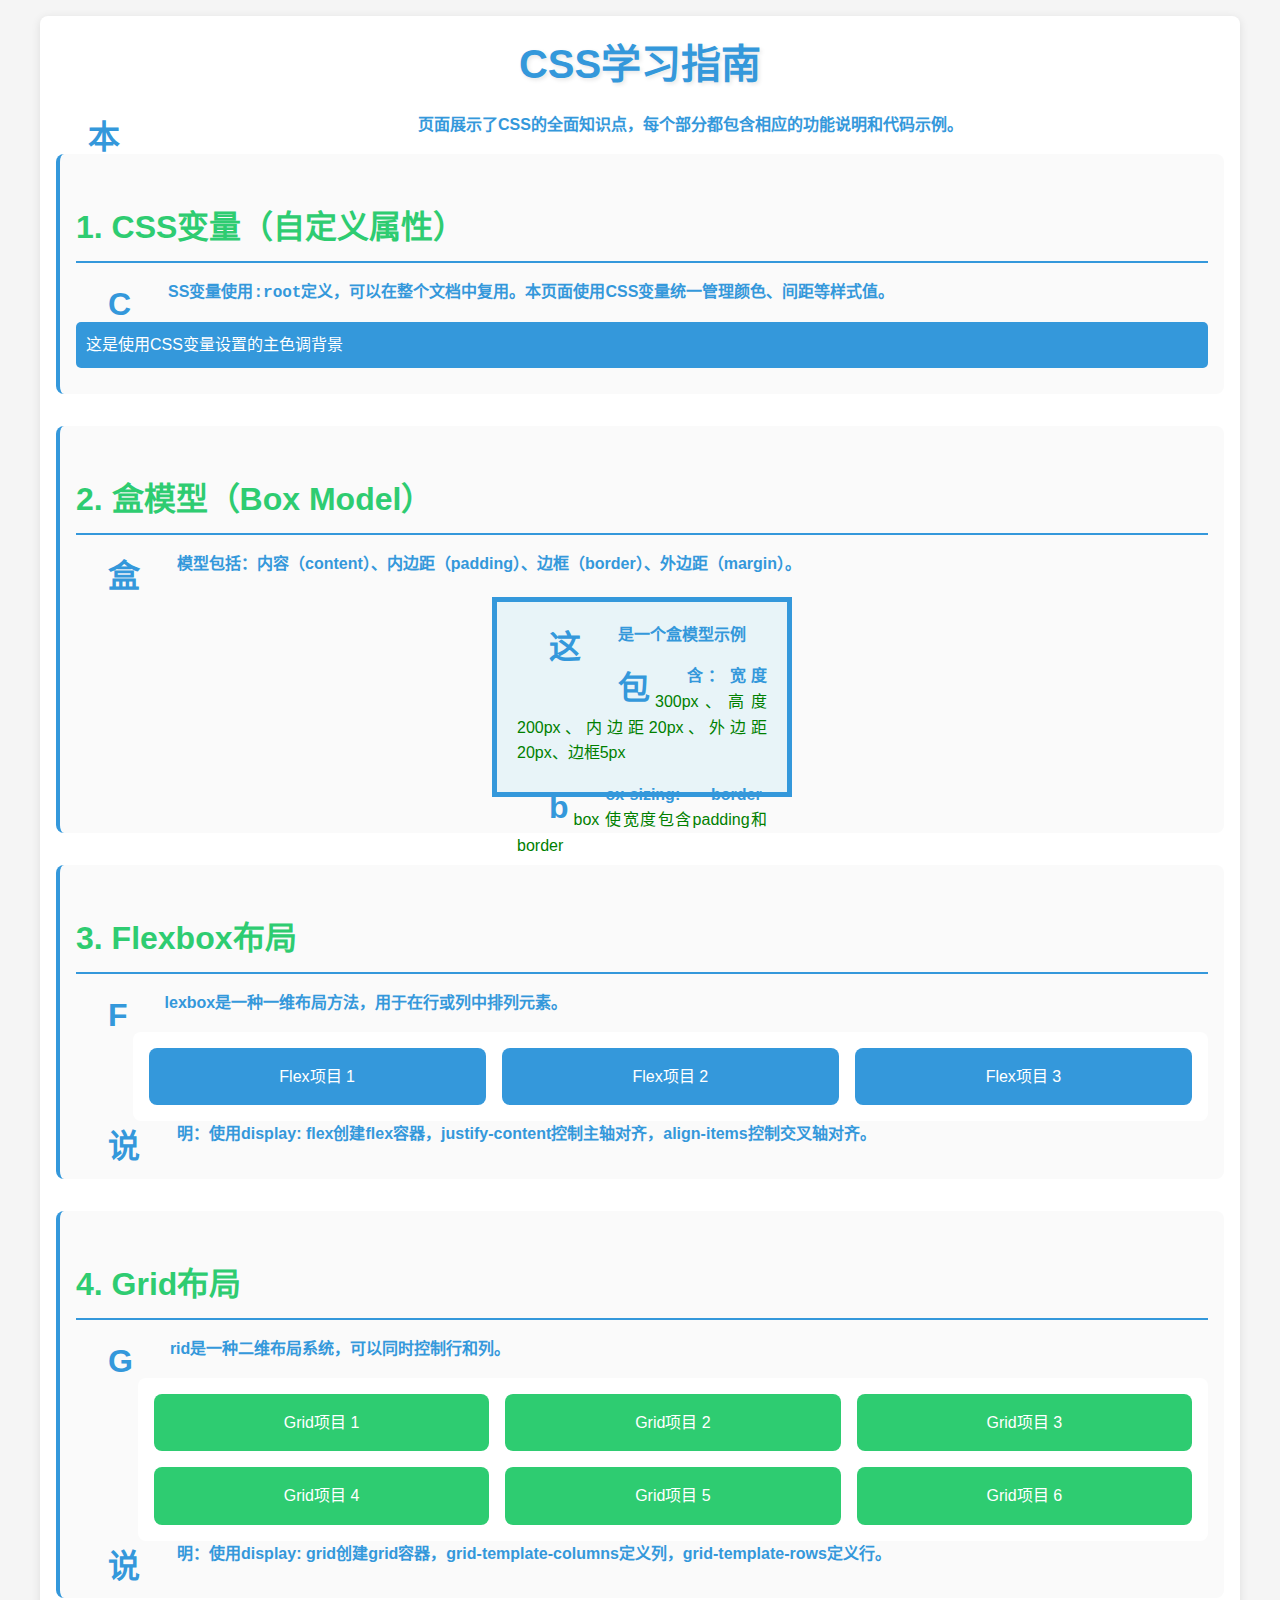
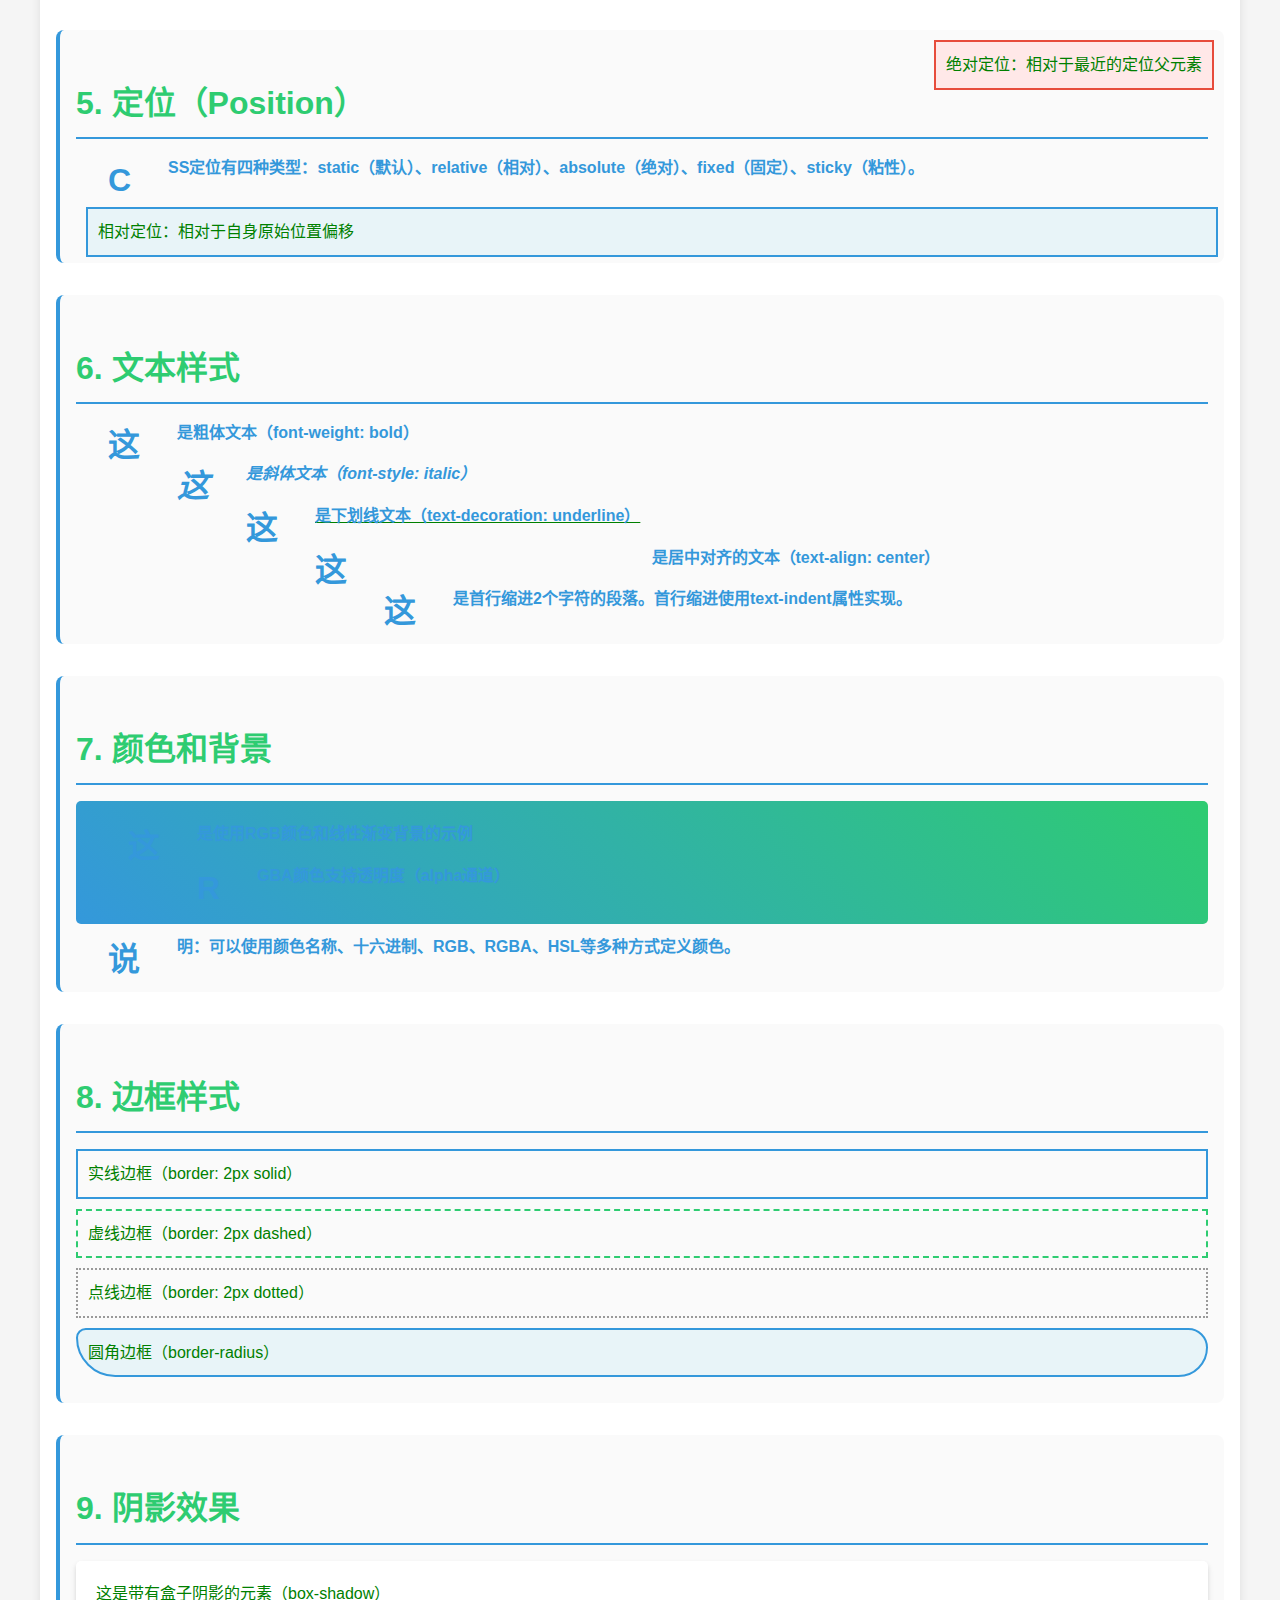
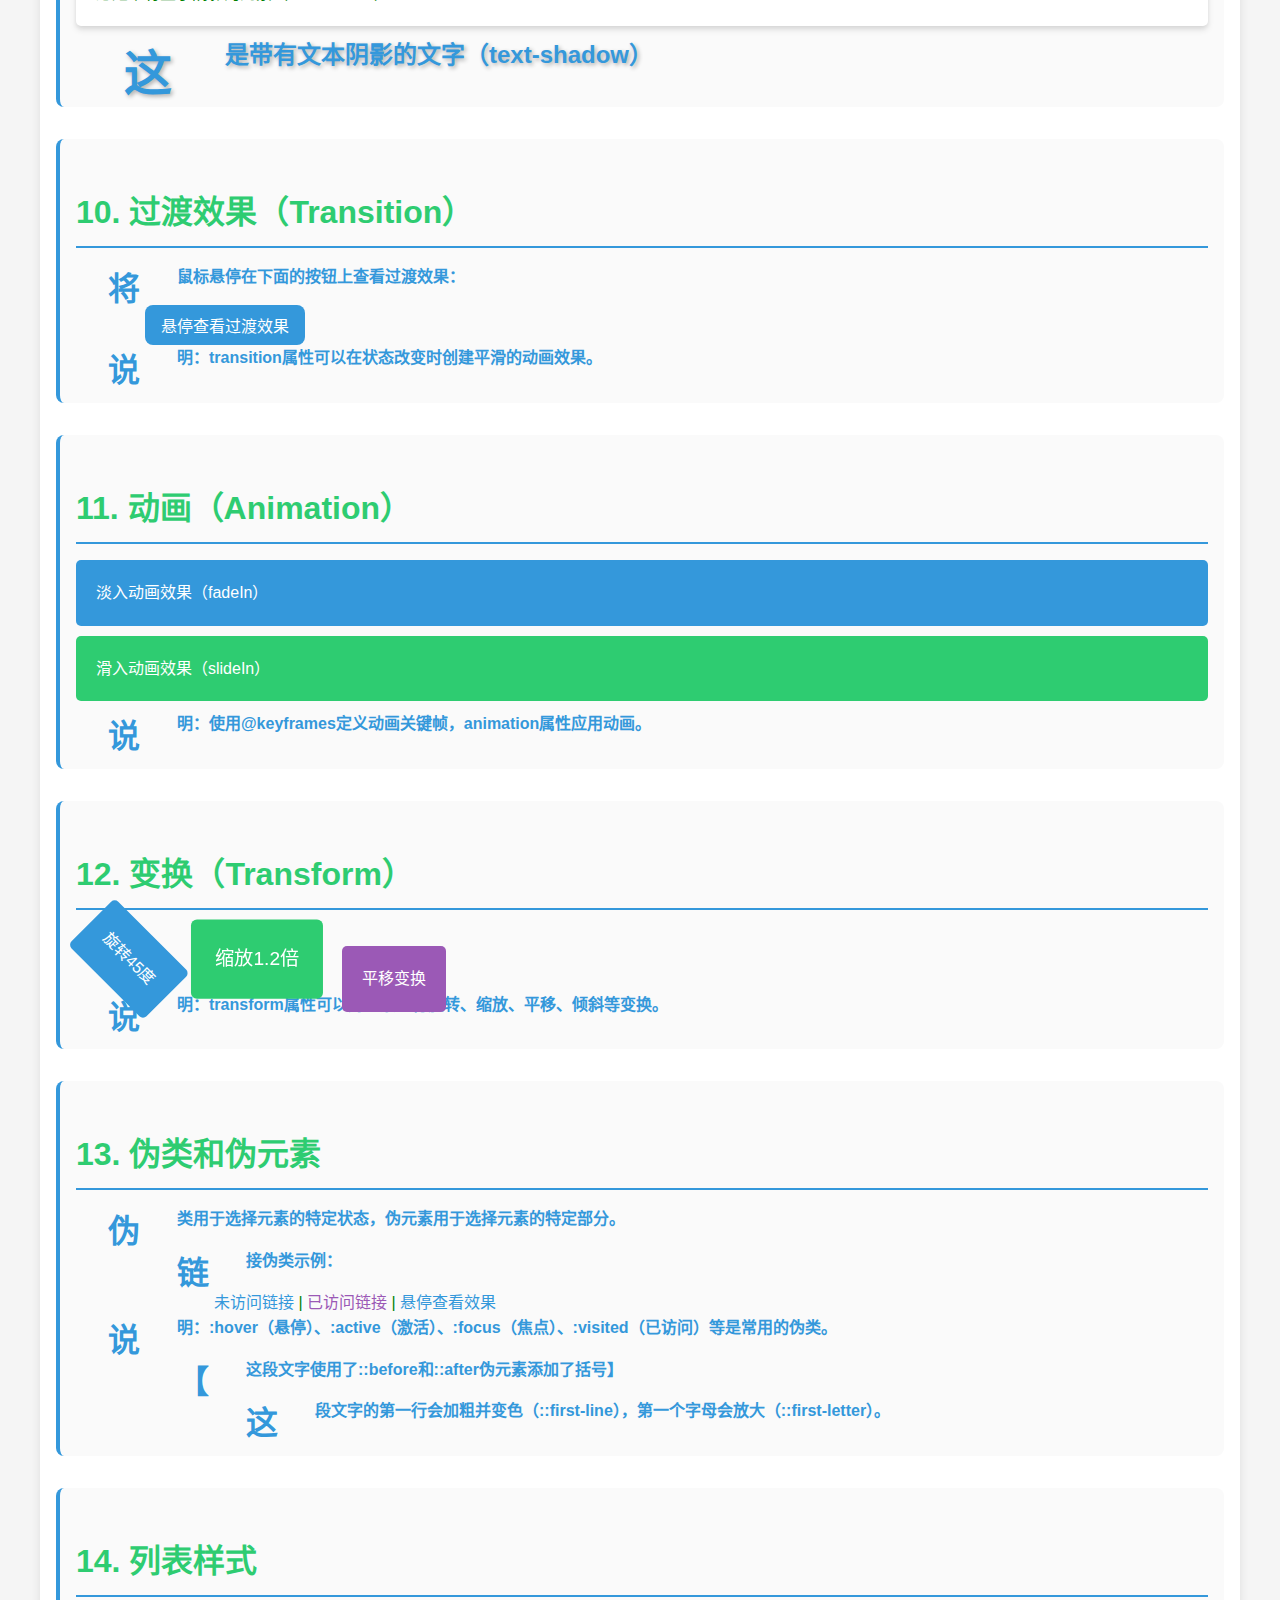
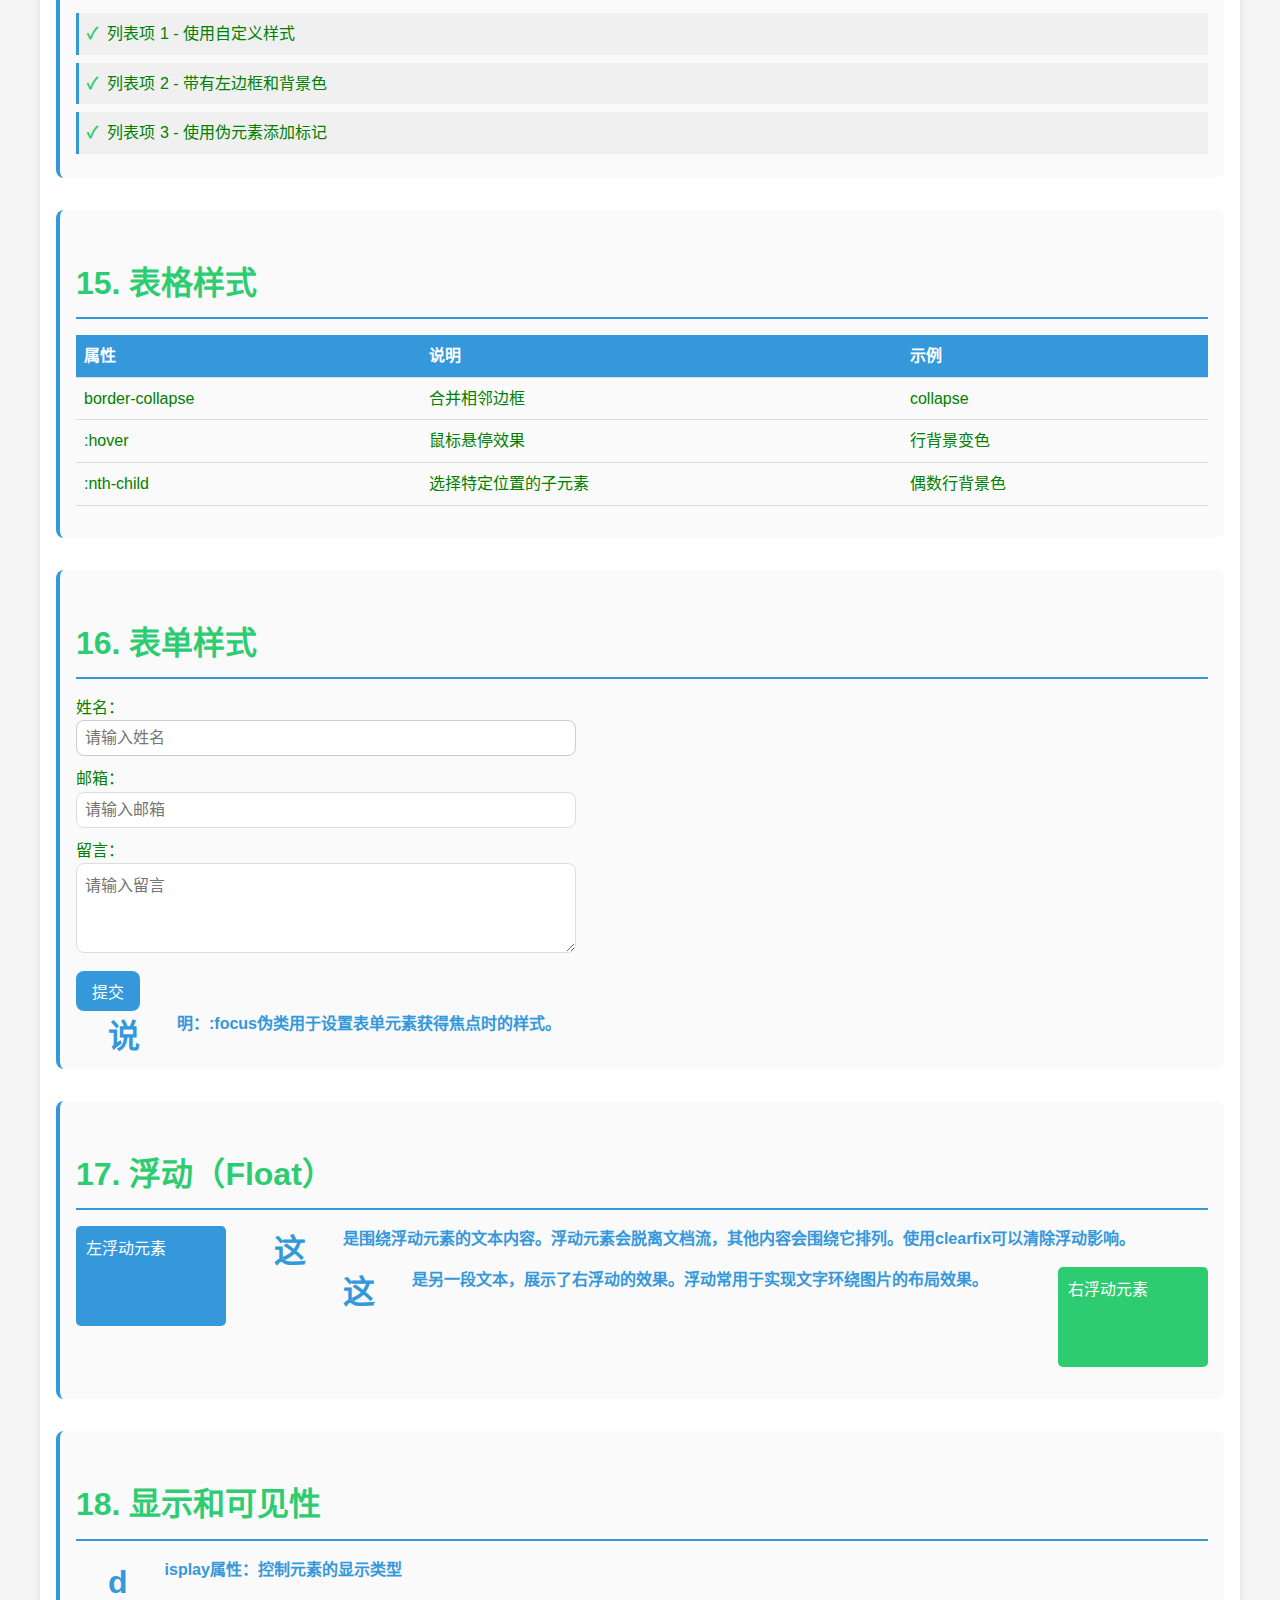
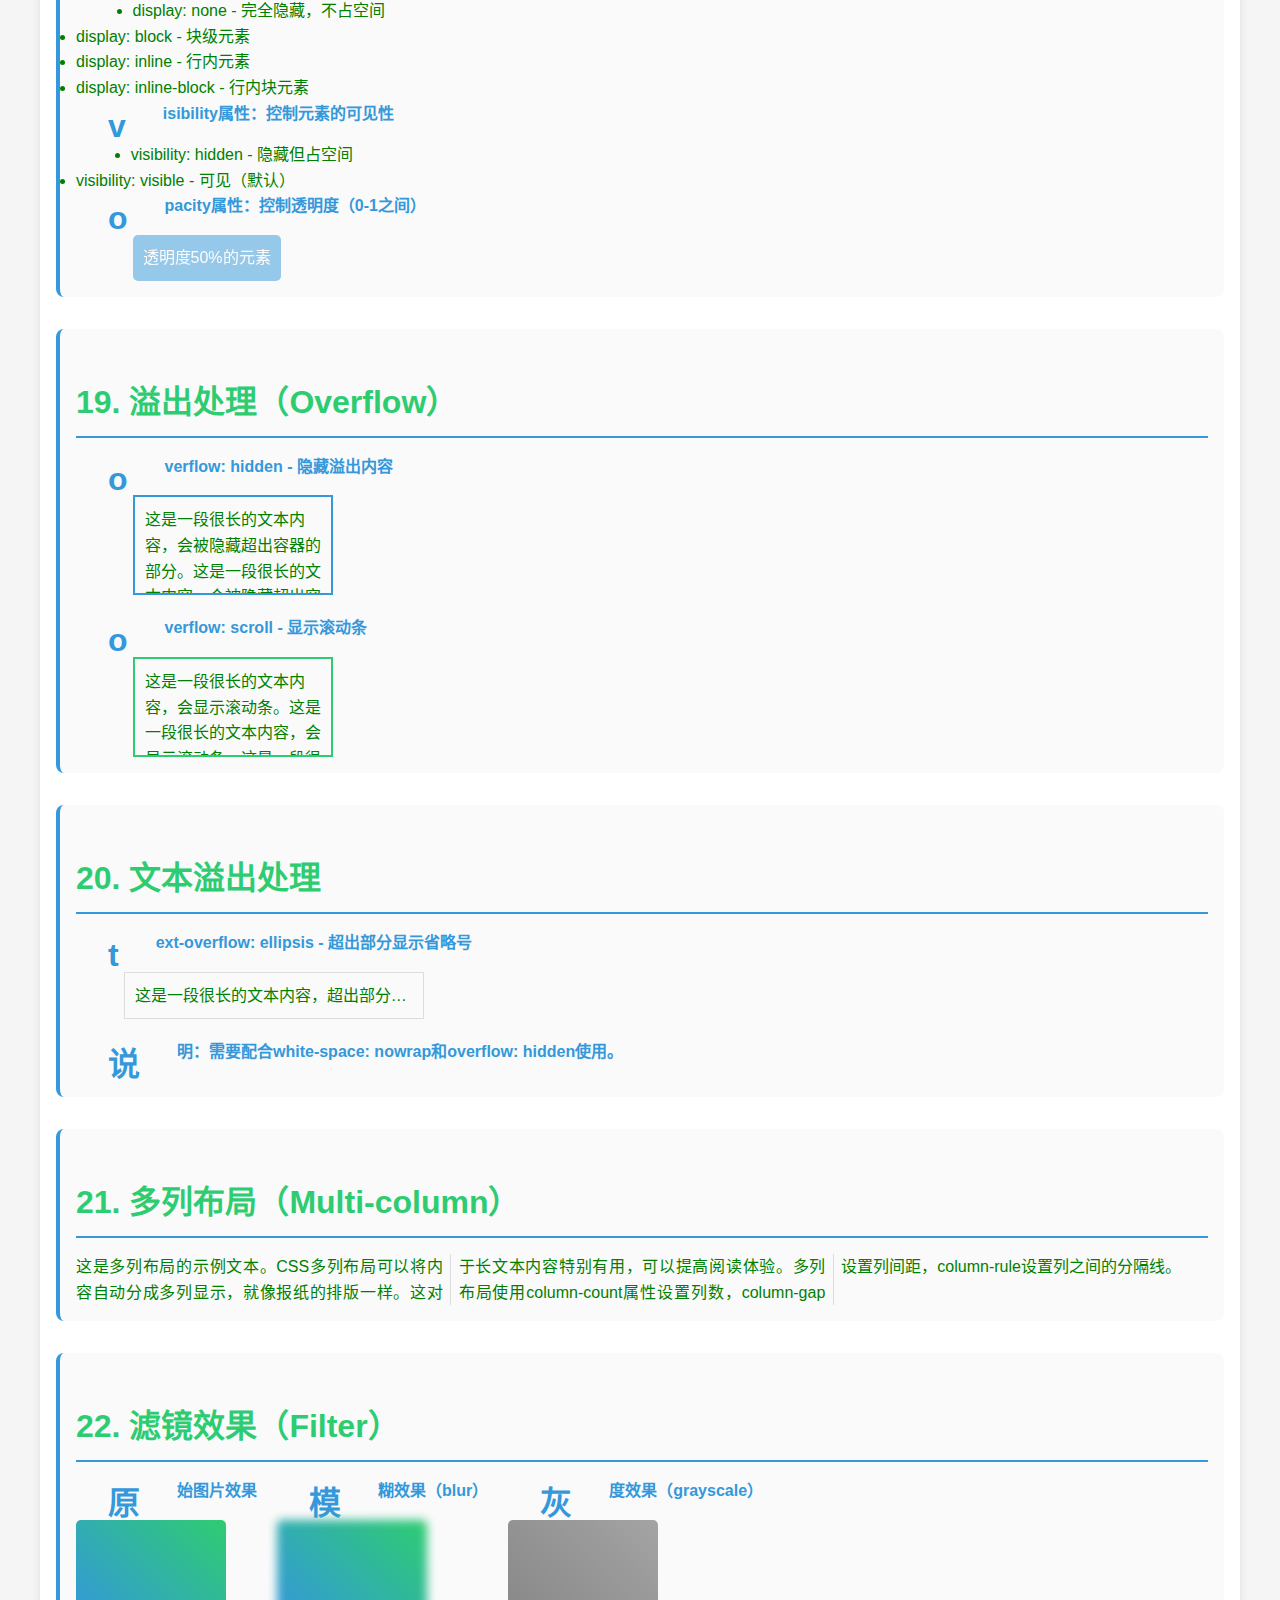
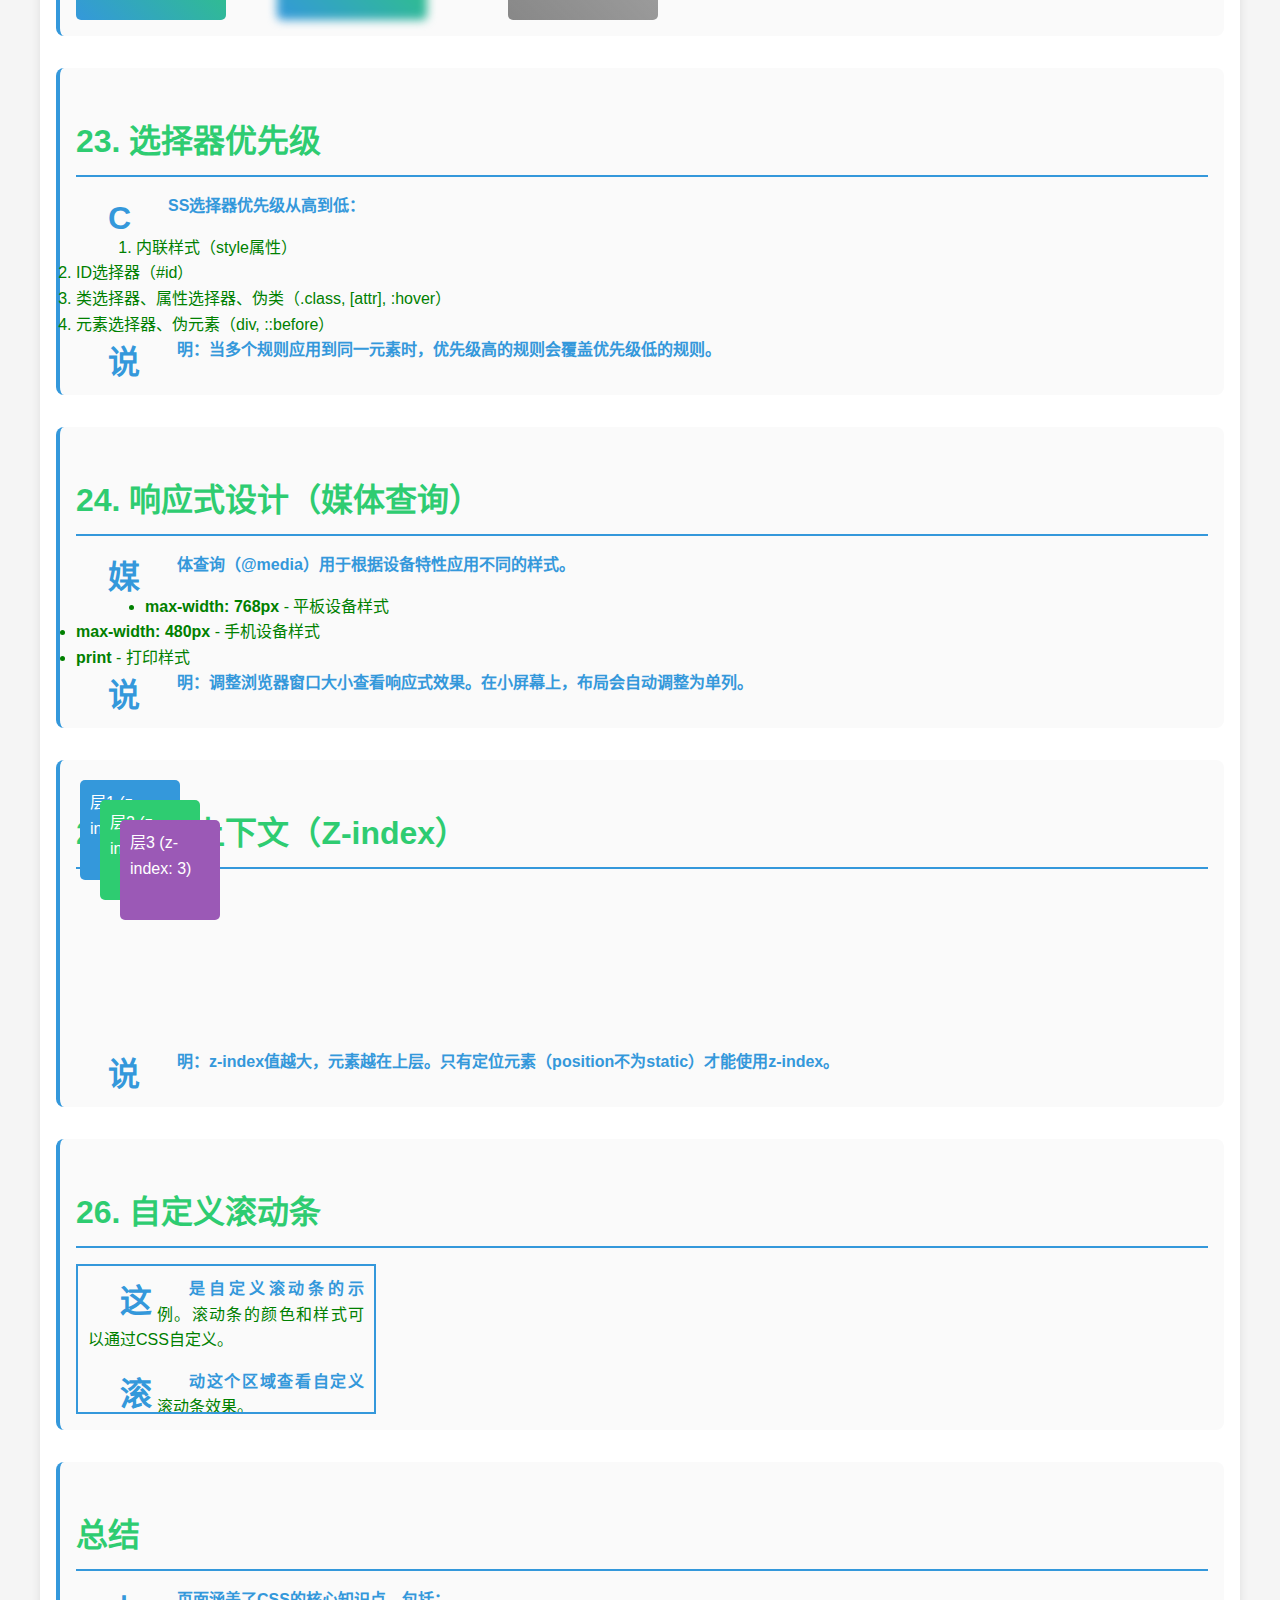
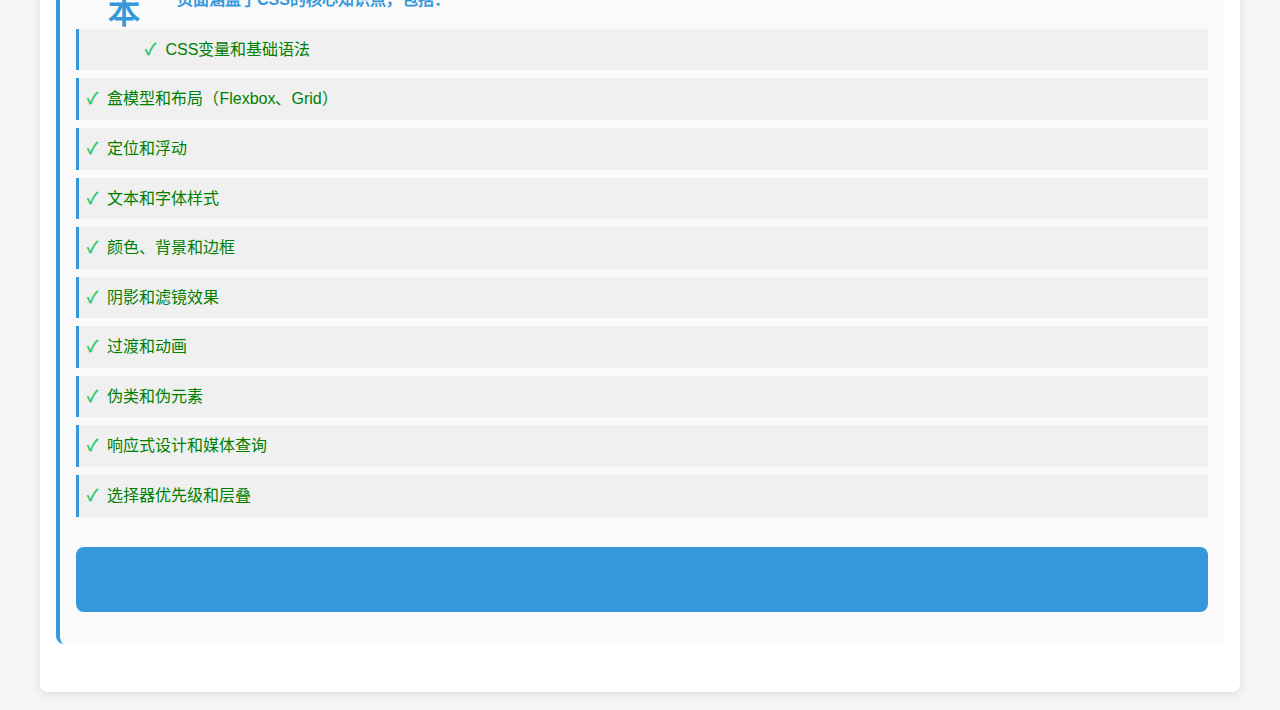
<file: CSS学习.html>
<!DOCTYPE html>
<html lang="zh-CN">
<head>
    <meta charset="UTF-8">
    <meta name="viewport" content="width=device-width, initial-scale=1.0">
    <title>CSS学习指南 - 全面系统知识点</title>
    <link rel="stylesheet" href="CSS学习.css">
</head>
<body>
    <div class="container">
        <h1>CSS学习指南</h1>
        <p class="text-center">本页面展示了CSS的全面知识点，每个部分都包含相应的功能说明和代码示例。</p>

        <!-- CSS变量和基础样式 -->
        <div class="section">
            <h2>1. CSS变量（自定义属性）</h2>
            <p>CSS变量使用<code>:root</code>定义，可以在整个文档中复用。本页面使用CSS变量统一管理颜色、间距等样式值。</p>
            <div style="background-color: var(--primary-color); color: white; padding: 10px; border-radius: 5px; margin: 10px 0;">
                这是使用CSS变量设置的主色调背景
            </div>
        </div>

        <!-- 盒模型 -->
        <div class="section">
            <h2>2. 盒模型（Box Model）</h2>
            <p>盒模型包括：内容（content）、内边距（padding）、边框（border）、外边距（margin）。</p>
            <div class="box-model">
                <p>这是一个盒模型示例</p>
                <p>包含：宽度300px、高度200px、内边距20px、外边距20px、边框5px</p>
                <p>box-sizing: border-box 使宽度包含padding和border</p>
            </div>
        </div>

        <!-- Flexbox布局 -->
        <div class="section">
            <h2>3. Flexbox布局</h2>
            <p>Flexbox是一种一维布局方法，用于在行或列中排列元素。</p>
            <div class="flex-container">
                <div class="flex-item">Flex项目 1</div>
                <div class="flex-item">Flex项目 2</div>
                <div class="flex-item">Flex项目 3</div>
            </div>
            <p><strong>说明：</strong>使用display: flex创建flex容器，justify-content控制主轴对齐，align-items控制交叉轴对齐。</p>
        </div>

        <!-- Grid布局 -->
        <div class="section">
            <h2>4. Grid布局</h2>
            <p>Grid是一种二维布局系统，可以同时控制行和列。</p>
            <div class="grid-container">
                <div class="grid-item">Grid项目 1</div>
                <div class="grid-item">Grid项目 2</div>
                <div class="grid-item">Grid项目 3</div>
                <div class="grid-item">Grid项目 4</div>
                <div class="grid-item">Grid项目 5</div>
                <div class="grid-item">Grid项目 6</div>
            </div>
            <p><strong>说明：</strong>使用display: grid创建grid容器，grid-template-columns定义列，grid-template-rows定义行。</p>
        </div>

        <!-- 定位 -->
        <div class="section" style="position: relative; min-height: 200px;">
            <h2>5. 定位（Position）</h2>
            <p>CSS定位有四种类型：static（默认）、relative（相对）、absolute（绝对）、fixed（固定）、sticky（粘性）。</p>
            <div class="position-relative" style="background-color: #e8f4f8; padding: 10px; border: 2px solid var(--primary-color);">
                相对定位：相对于自身原始位置偏移
            </div>
            <div style="position: absolute; top: 10px; right: 10px; background-color: #ffe8e8; padding: 10px; border: 2px solid #e74c3c;">
                绝对定位：相对于最近的定位父元素
            </div>
        </div>

        <!-- 文本样式 -->
        <div class="section">
            <h2>6. 文本样式</h2>
            <p class="text-bold">这是粗体文本（font-weight: bold）</p>
            <p class="text-italic">这是斜体文本（font-style: italic）</p>
            <p class="text-underline">这是下划线文本（text-decoration: underline）</p>
            <p class="text-center">这是居中对齐的文本（text-align: center）</p>
            <p style="text-indent: 2em;">这是首行缩进2个字符的段落。首行缩进使用text-indent属性实现。</p>
        </div>

        <!-- 颜色和背景 -->
        <div class="section">
            <h2>7. 颜色和背景</h2>
            <div class="color-demo" style="padding: 20px; margin: 10px 0; border-radius: 5px;">
                <p style="color: white;">这是使用RGB颜色和线性渐变背景的示例</p>
                <p style="color: rgba(255, 255, 255, 0.8);">RGBA颜色支持透明度（alpha通道）</p>
            </div>
            <p><strong>说明：</strong>可以使用颜色名称、十六进制、RGB、RGBA、HSL等多种方式定义颜色。</p>
        </div>

        <!-- 边框样式 -->
        <div class="section">
            <h2>8. 边框样式</h2>
            <div class="border-solid" style="padding: 10px; margin: 10px 0;">
                实线边框（border: 2px solid）
            </div>
            <div class="border-dashed" style="padding: 10px; margin: 10px 0;">
                虚线边框（border: 2px dashed）
            </div>
            <div class="border-dotted" style="padding: 10px; margin: 10px 0;">
                点线边框（border: 2px dotted）
            </div>
            <div class="border-radius" style="padding: 10px; margin: 10px 0; background-color: #e8f4f8; border: 2px solid var(--primary-color);">
                圆角边框（border-radius）
            </div>
        </div>

        <!-- 阴影效果 -->
        <div class="section">
            <h2>9. 阴影效果</h2>
            <div class="box-shadow" style="padding: 20px; margin: 10px 0; background-color: white; border-radius: 5px;">
                这是带有盒子阴影的元素（box-shadow）
            </div>
            <p class="text-shadow" style="font-size: 1.5em; color: var(--primary-color);">
                这是带有文本阴影的文字（text-shadow）
            </p>
        </div>

        <!-- 过渡效果 -->
        <div class="section">
            <h2>10. 过渡效果（Transition）</h2>
            <p>将鼠标悬停在下面的按钮上查看过渡效果：</p>
            <button class="transition">悬停查看过渡效果</button>
            <p><strong>说明：</strong>transition属性可以在状态改变时创建平滑的动画效果。</p>
        </div>

        <!-- 动画 -->
        <div class="section">
            <h2>11. 动画（Animation）</h2>
            <div class="animate-fadeIn" style="padding: 20px; background-color: var(--primary-color); color: white; border-radius: 5px; margin: 10px 0;">
                淡入动画效果（fadeIn）
            </div>
            <div class="animate-slideIn" style="padding: 20px; background-color: var(--secondary-color); color: white; border-radius: 5px; margin: 10px 0;">
                滑入动画效果（slideIn）
            </div>
            <p><strong>说明：</strong>使用@keyframes定义动画关键帧，animation属性应用动画。</p>
        </div>

        <!-- 变换 -->
        <div class="section">
            <h2>12. 变换（Transform）</h2>
            <div style="display: flex; gap: 20px; flex-wrap: wrap;">
                <div class="transform-rotate" style="padding: 20px; background-color: var(--primary-color); color: white; border-radius: 5px;">
                    旋转45度
                </div>
                <div class="transform-scale" style="padding: 20px; background-color: var(--secondary-color); color: white; border-radius: 5px;">
                    缩放1.2倍
                </div>
                <div class="transform-translate" style="padding: 20px; background-color: #9b59b6; color: white; border-radius: 5px;">
                    平移变换
                </div>
            </div>
            <p><strong>说明：</strong>transform属性可以对元素进行旋转、缩放、平移、倾斜等变换。</p>
        </div>

        <!-- 伪类和伪元素 -->
        <div class="section">
            <h2>13. 伪类和伪元素</h2>
            <p>伪类用于选择元素的特定状态，伪元素用于选择元素的特定部分。</p>
            <p><strong>链接伪类示例：</strong></p>
            <a href="#" class="link">未访问链接</a> | 
            <a href="#" class="link" style="color: #9b59b6;">已访问链接</a> | 
            <a href="#" class="link">悬停查看效果</a>
            <p><strong>说明：</strong>:hover（悬停）、:active（激活）、:focus（焦点）、:visited（已访问）等是常用的伪类。</p>
            <p class="element">这段文字使用了::before和::after伪元素添加了括号</p>
            <p>这段文字的第一行会加粗并变色（::first-line），第一个字母会放大（::first-letter）。</p>
        </div>

        <!-- 列表样式 -->
        <div class="section">
            <h2>14. 列表样式</h2>
            <ul class="custom-list">
                <li>列表项 1 - 使用自定义样式</li>
                <li>列表项 2 - 带有左边框和背景色</li>
                <li>列表项 3 - 使用伪元素添加标记</li>
            </ul>
        </div>

        <!-- 表格样式 -->
        <div class="section">
            <h2>15. 表格样式</h2>
            <table>
                <thead>
                    <tr>
                        <th>属性</th>
                        <th>说明</th>
                        <th>示例</th>
                    </tr>
                </thead>
                <tbody>
                    <tr>
                        <td>border-collapse</td>
                        <td>合并相邻边框</td>
                        <td>collapse</td>
                    </tr>
                    <tr>
                        <td>:hover</td>
                        <td>鼠标悬停效果</td>
                        <td>行背景变色</td>
                    </tr>
                    <tr>
                        <td>:nth-child</td>
                        <td>选择特定位置的子元素</td>
                        <td>偶数行背景色</td>
                    </tr>
                </tbody>
            </table>
        </div>

        <!-- 表单样式 -->
        <div class="section">
            <h2>16. 表单样式</h2>
            <form style="max-width: 500px;">
                <label for="name">姓名：</label>
                <input type="text" id="name" name="name" placeholder="请输入姓名">
                
                <label for="email" style="display: block; margin-top: 10px;">邮箱：</label>
                <input type="email" id="email" name="email" placeholder="请输入邮箱">
                
                <label for="message" style="display: block; margin-top: 10px;">留言：</label>
                <textarea id="message" name="message" rows="4" placeholder="请输入留言"></textarea>
                
                <button type="submit" style="margin-top: 10px;">提交</button>
            </form>
            <p><strong>说明：</strong>:focus伪类用于设置表单元素获得焦点时的样式。</p>
        </div>

        <!-- 浮动 -->
        <div class="section clearfix">
            <h2>17. 浮动（Float）</h2>
            <div class="float-left" style="width: 150px; height: 100px; background-color: var(--primary-color); color: white; padding: 10px; border-radius: 5px;">
                左浮动元素
            </div>
            <p>这是围绕浮动元素的文本内容。浮动元素会脱离文档流，其他内容会围绕它排列。使用clearfix可以清除浮动影响。</p>
            <div class="float-right" style="width: 150px; height: 100px; background-color: var(--secondary-color); color: white; padding: 10px; border-radius: 5px;">
                右浮动元素
            </div>
            <p>这是另一段文本，展示了右浮动的效果。浮动常用于实现文字环绕图片的布局效果。</p>
        </div>

        <!-- 显示和可见性 -->
        <div class="section">
            <h2>18. 显示和可见性</h2>
            <p><strong>display属性：</strong>控制元素的显示类型</p>
            <ul>
                <li>display: none - 完全隐藏，不占空间</li>
                <li>display: block - 块级元素</li>
                <li>display: inline - 行内元素</li>
                <li>display: inline-block - 行内块元素</li>
            </ul>
            <p><strong>visibility属性：</strong>控制元素的可见性</p>
            <ul>
                <li>visibility: hidden - 隐藏但占空间</li>
                <li>visibility: visible - 可见（默认）</li>
            </ul>
            <p><strong>opacity属性：</strong>控制透明度（0-1之间）</p>
            <div style="opacity: 0.5; background-color: var(--primary-color); color: white; padding: 10px; border-radius: 5px; display: inline-block;">
                透明度50%的元素
            </div>
        </div>

        <!-- 溢出处理 -->
        <div class="section">
            <h2>19. 溢出处理（Overflow）</h2>
            <p><strong>overflow: hidden</strong> - 隐藏溢出内容</p>
            <div class="overflow-hidden" style="width: 200px; height: 100px; border: 2px solid var(--primary-color); padding: 10px;">
                这是一段很长的文本内容，会被隐藏超出容器的部分。这是一段很长的文本内容，会被隐藏超出容器的部分。
            </div>
            <p style="margin-top: 20px;"><strong>overflow: scroll</strong> - 显示滚动条</p>
            <div class="overflow-scroll" style="width: 200px; height: 100px; border: 2px solid var(--secondary-color); padding: 10px;">
                这是一段很长的文本内容，会显示滚动条。这是一段很长的文本内容，会显示滚动条。这是一段很长的文本内容，会显示滚动条。
            </div>
        </div>

        <!-- 文本溢出 -->
        <div class="section">
            <h2>20. 文本溢出处理</h2>
            <p><strong>text-overflow: ellipsis</strong> - 超出部分显示省略号</p>
            <div class="text-ellipsis" style="width: 300px; border: 1px solid #ddd; padding: 10px;">
                这是一段很长的文本内容，超出部分会显示省略号...
            </div>
            <p style="margin-top: 20px;"><strong>说明：</strong>需要配合white-space: nowrap和overflow: hidden使用。</p>
        </div>

        <!-- 多列布局 -->
        <div class="section">
            <h2>21. 多列布局（Multi-column）</h2>
            <div class="multi-column" style="text-align: justify;">
                这是多列布局的示例文本。CSS多列布局可以将内容自动分成多列显示，就像报纸的排版一样。这对于长文本内容特别有用，可以提高阅读体验。多列布局使用column-count属性设置列数，column-gap设置列间距，column-rule设置列之间的分隔线。
            </div>
        </div>

        <!-- 滤镜效果 -->
        <div class="section">
            <h2>22. 滤镜效果（Filter）</h2>
            <div style="display: flex; gap: 20px; flex-wrap: wrap;">
                <div>
                    <p>原始图片效果</p>
                    <div style="width: 150px; height: 100px; background: linear-gradient(45deg, var(--primary-color), var(--secondary-color)); border-radius: 5px;"></div>
                </div>
                <div>
                    <p>模糊效果（blur）</p>
                    <div class="filter-blur" style="width: 150px; height: 100px; background: linear-gradient(45deg, var(--primary-color), var(--secondary-color)); border-radius: 5px;"></div>
                </div>
                <div>
                    <p>灰度效果（grayscale）</p>
                    <div class="filter-grayscale" style="width: 150px; height: 100px; background: linear-gradient(45deg, var(--primary-color), var(--secondary-color)); border-radius: 5px;"></div>
                </div>
            </div>
        </div>

        <!-- 选择器优先级 -->
        <div class="section">
            <h2>23. 选择器优先级</h2>
            <p>CSS选择器优先级从高到低：</p>
            <ol>
                <li>内联样式（style属性）</li>
                <li>ID选择器（#id）</li>
                <li>类选择器、属性选择器、伪类（.class, [attr], :hover）</li>
                <li>元素选择器、伪元素（div, ::before）</li>
            </ol>
            <p><strong>说明：</strong>当多个规则应用到同一元素时，优先级高的规则会覆盖优先级低的规则。</p>
        </div>

        <!-- 响应式设计 -->
        <div class="section">
            <h2>24. 响应式设计（媒体查询）</h2>
            <p>媒体查询（@media）用于根据设备特性应用不同的样式。</p>
            <ul>
                <li><strong>max-width: 768px</strong> - 平板设备样式</li>
                <li><strong>max-width: 480px</strong> - 手机设备样式</li>
                <li><strong>print</strong> - 打印样式</li>
            </ul>
            <p><strong>说明：</strong>调整浏览器窗口大小查看响应式效果。在小屏幕上，布局会自动调整为单列。</p>
        </div>

        <!-- 层叠上下文 -->
        <div class="section" style="position: relative; min-height: 150px;">
            <h2>25. 层叠上下文（Z-index）</h2>
            <div class="layer-1" style="position: absolute; top: 20px; left: 20px; width: 100px; height: 100px; background-color: var(--primary-color); color: white; padding: 10px; border-radius: 5px;">
                层1 (z-index: 1)
            </div>
            <div class="layer-2" style="position: absolute; top: 40px; left: 40px; width: 100px; height: 100px; background-color: var(--secondary-color); color: white; padding: 10px; border-radius: 5px;">
                层2 (z-index: 2)
            </div>
            <div class="layer-3" style="position: absolute; top: 60px; left: 60px; width: 100px; height: 100px; background-color: #9b59b6; color: white; padding: 10px; border-radius: 5px;">
                层3 (z-index: 3)
            </div>
            <p style="margin-top: 180px;"><strong>说明：</strong>z-index值越大，元素越在上层。只有定位元素（position不为static）才能使用z-index。</p>
        </div>

        <!-- 自定义滚动条 -->
        <div class="section">
            <h2>26. 自定义滚动条</h2>
            <div class="custom-scrollbar" style="width: 300px; height: 150px; overflow-y: scroll; border: 2px solid var(--primary-color); padding: 10px;">
                <p>这是自定义滚动条的示例。滚动条的颜色和样式可以通过CSS自定义。</p>
                <p>滚动这个区域查看自定义滚动条效果。</p>
                <p>使用::-webkit-scrollbar伪元素可以自定义滚动条的样式。</p>
                <p>这是更多内容，用于演示滚动效果。</p>
                <p>继续滚动查看更多内容。</p>
            </div>
        </div>

        <!-- 总结 -->
        <div class="section">
            <h2>总结</h2>
            <p>本页面涵盖了CSS的核心知识点，包括：</p>
            <ul class="custom-list">
                <li>CSS变量和基础语法</li>
                <li>盒模型和布局（Flexbox、Grid）</li>
                <li>定位和浮动</li>
                <li>文本和字体样式</li>
                <li>颜色、背景和边框</li>
                <li>阴影和滤镜效果</li>
                <li>过渡和动画</li>
                <li>伪类和伪元素</li>
                <li>响应式设计和媒体查询</li>
                <li>选择器优先级和层叠</li>
            </ul>
            <p class="text-center" style="margin-top: 30px; padding: 20px; background-color: var(--primary-color); color: white; border-radius: var(--border-radius);">
                <strong>继续学习CSS，掌握更多高级技巧！</strong>
            </p>
        </div>
    </div>
</body>
</html>
</file>
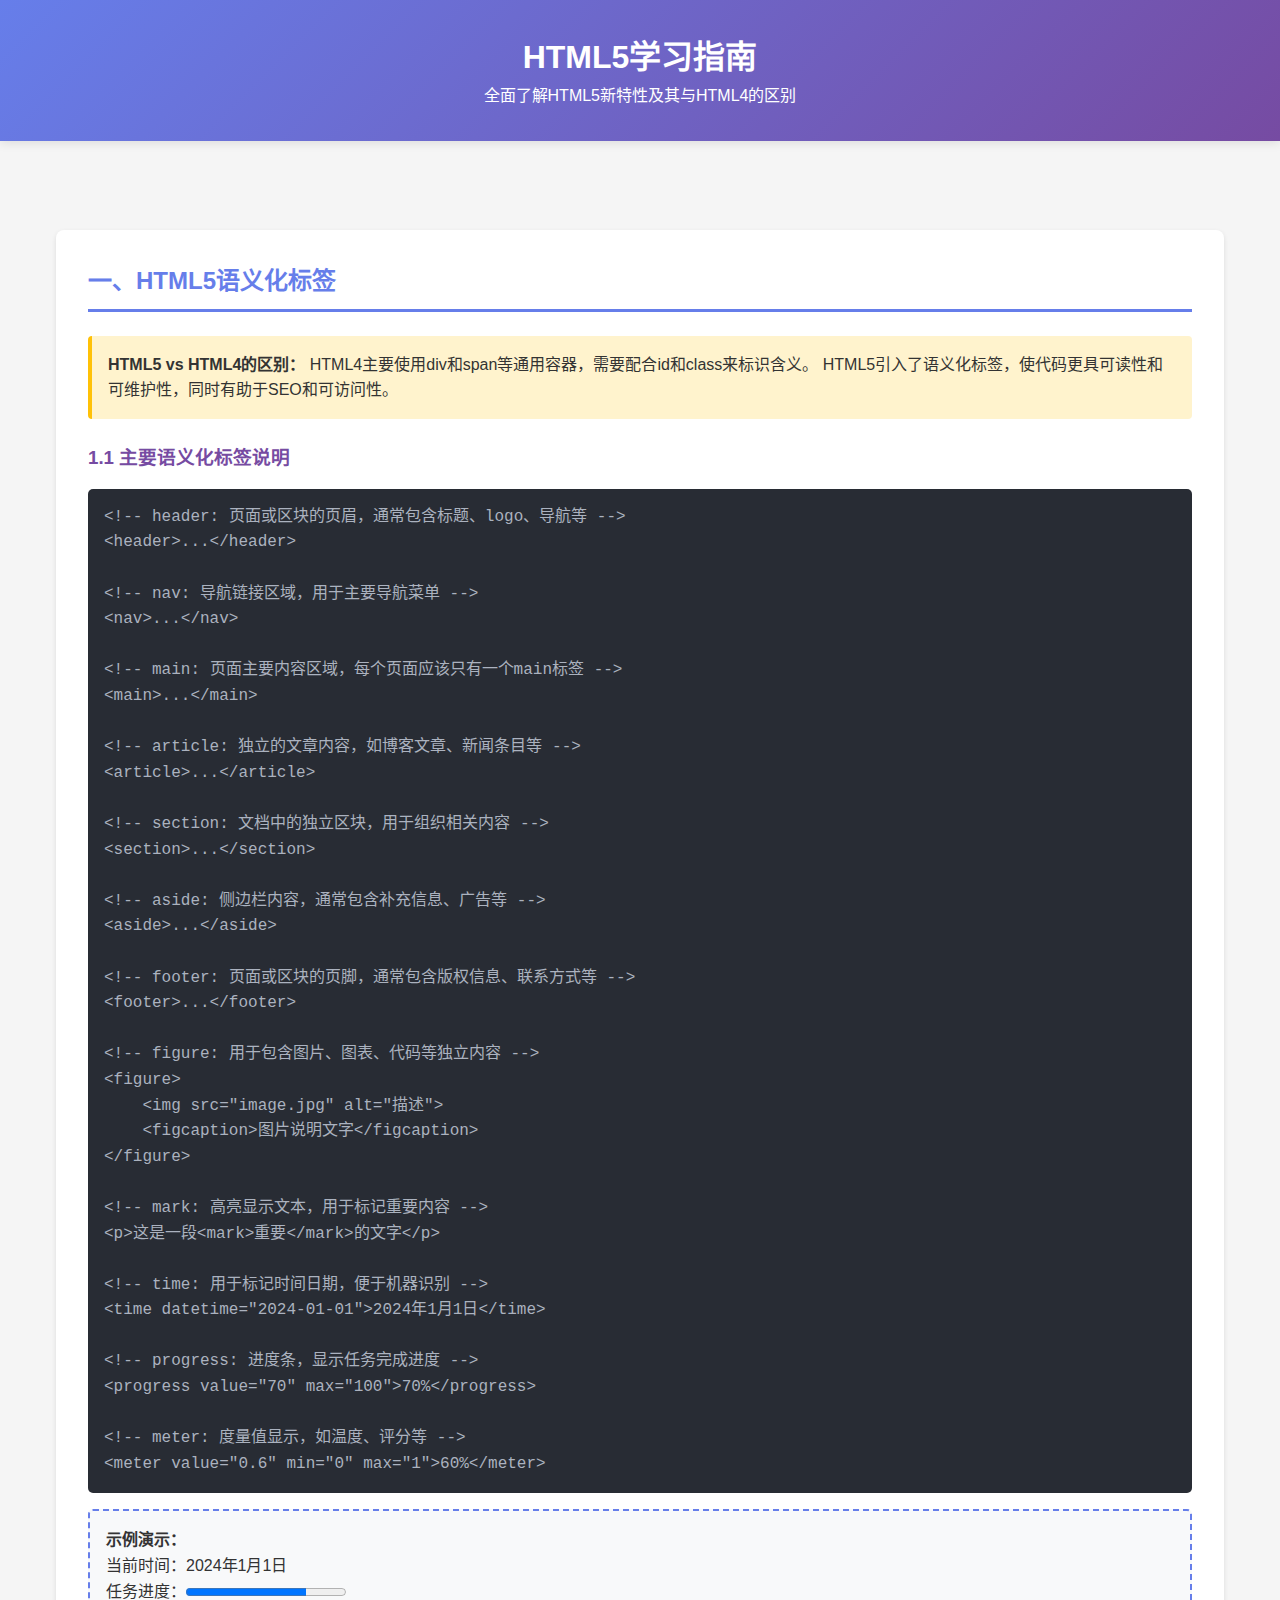
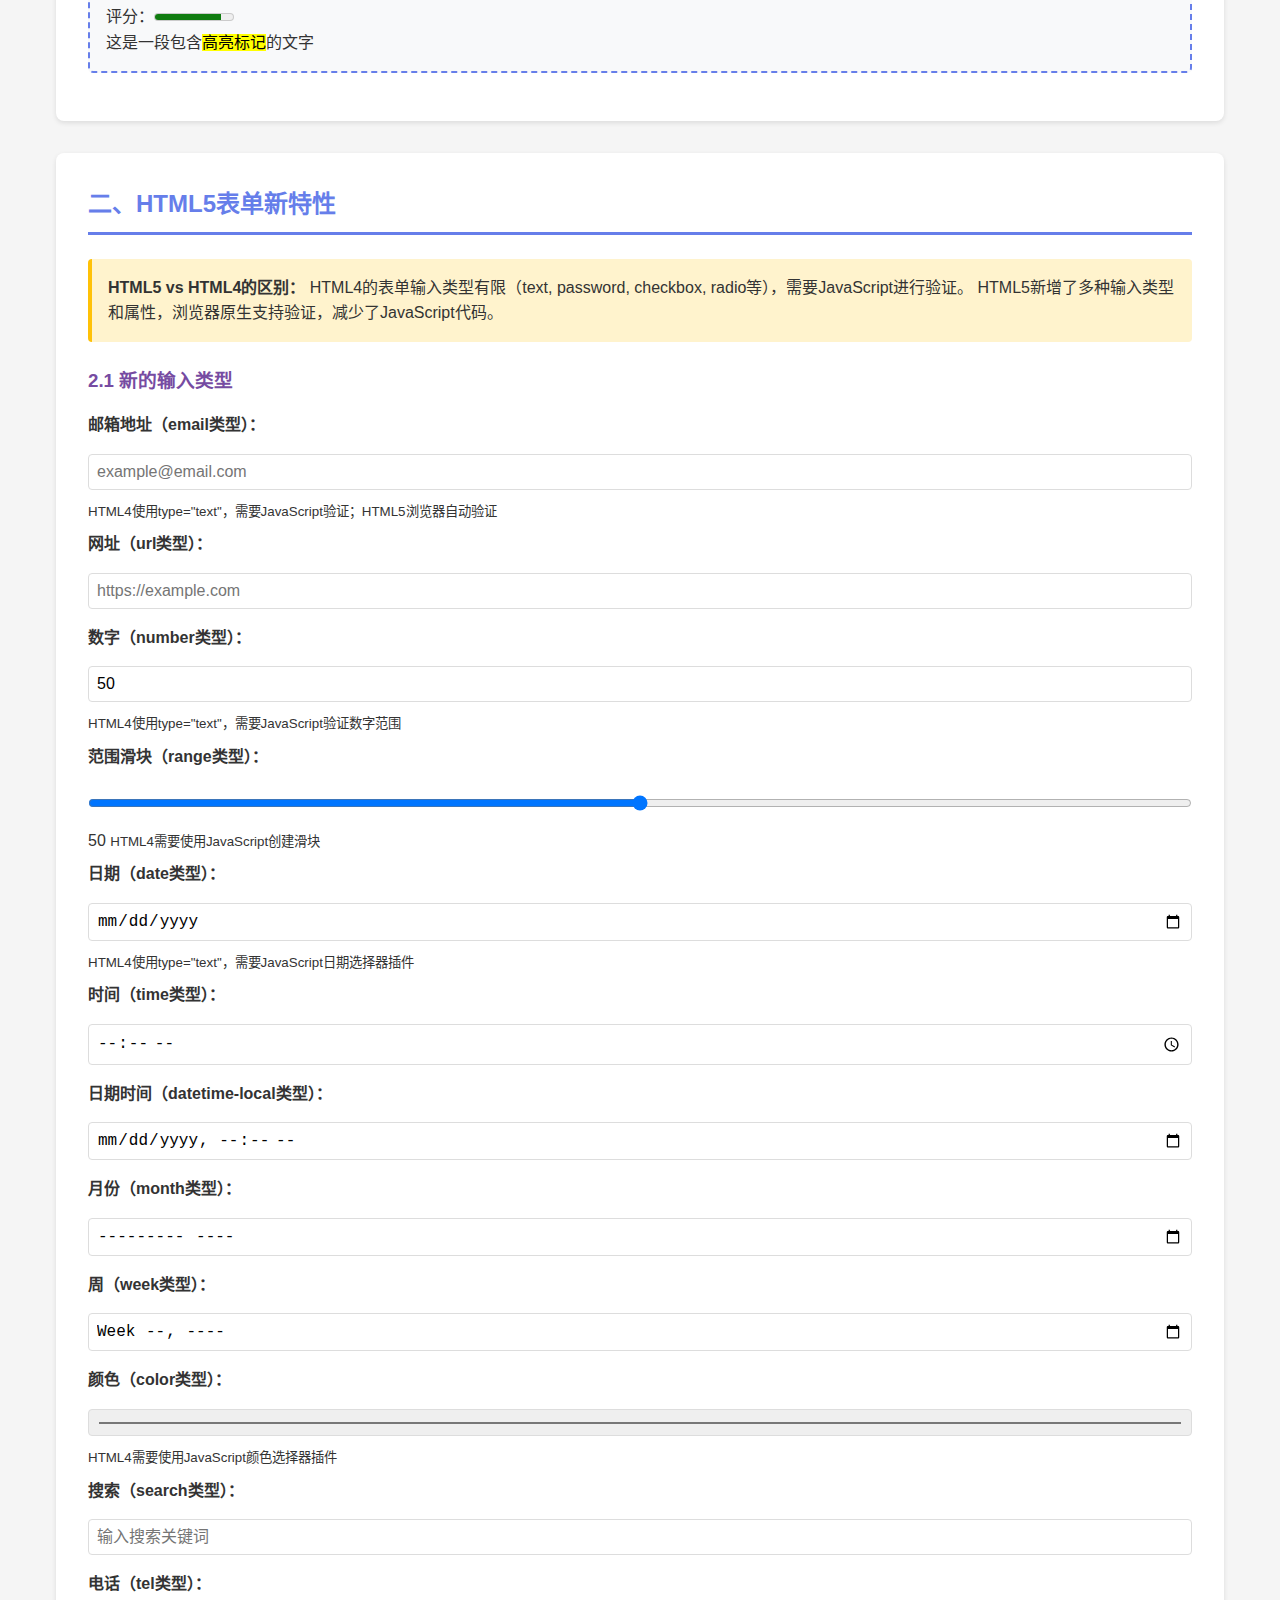
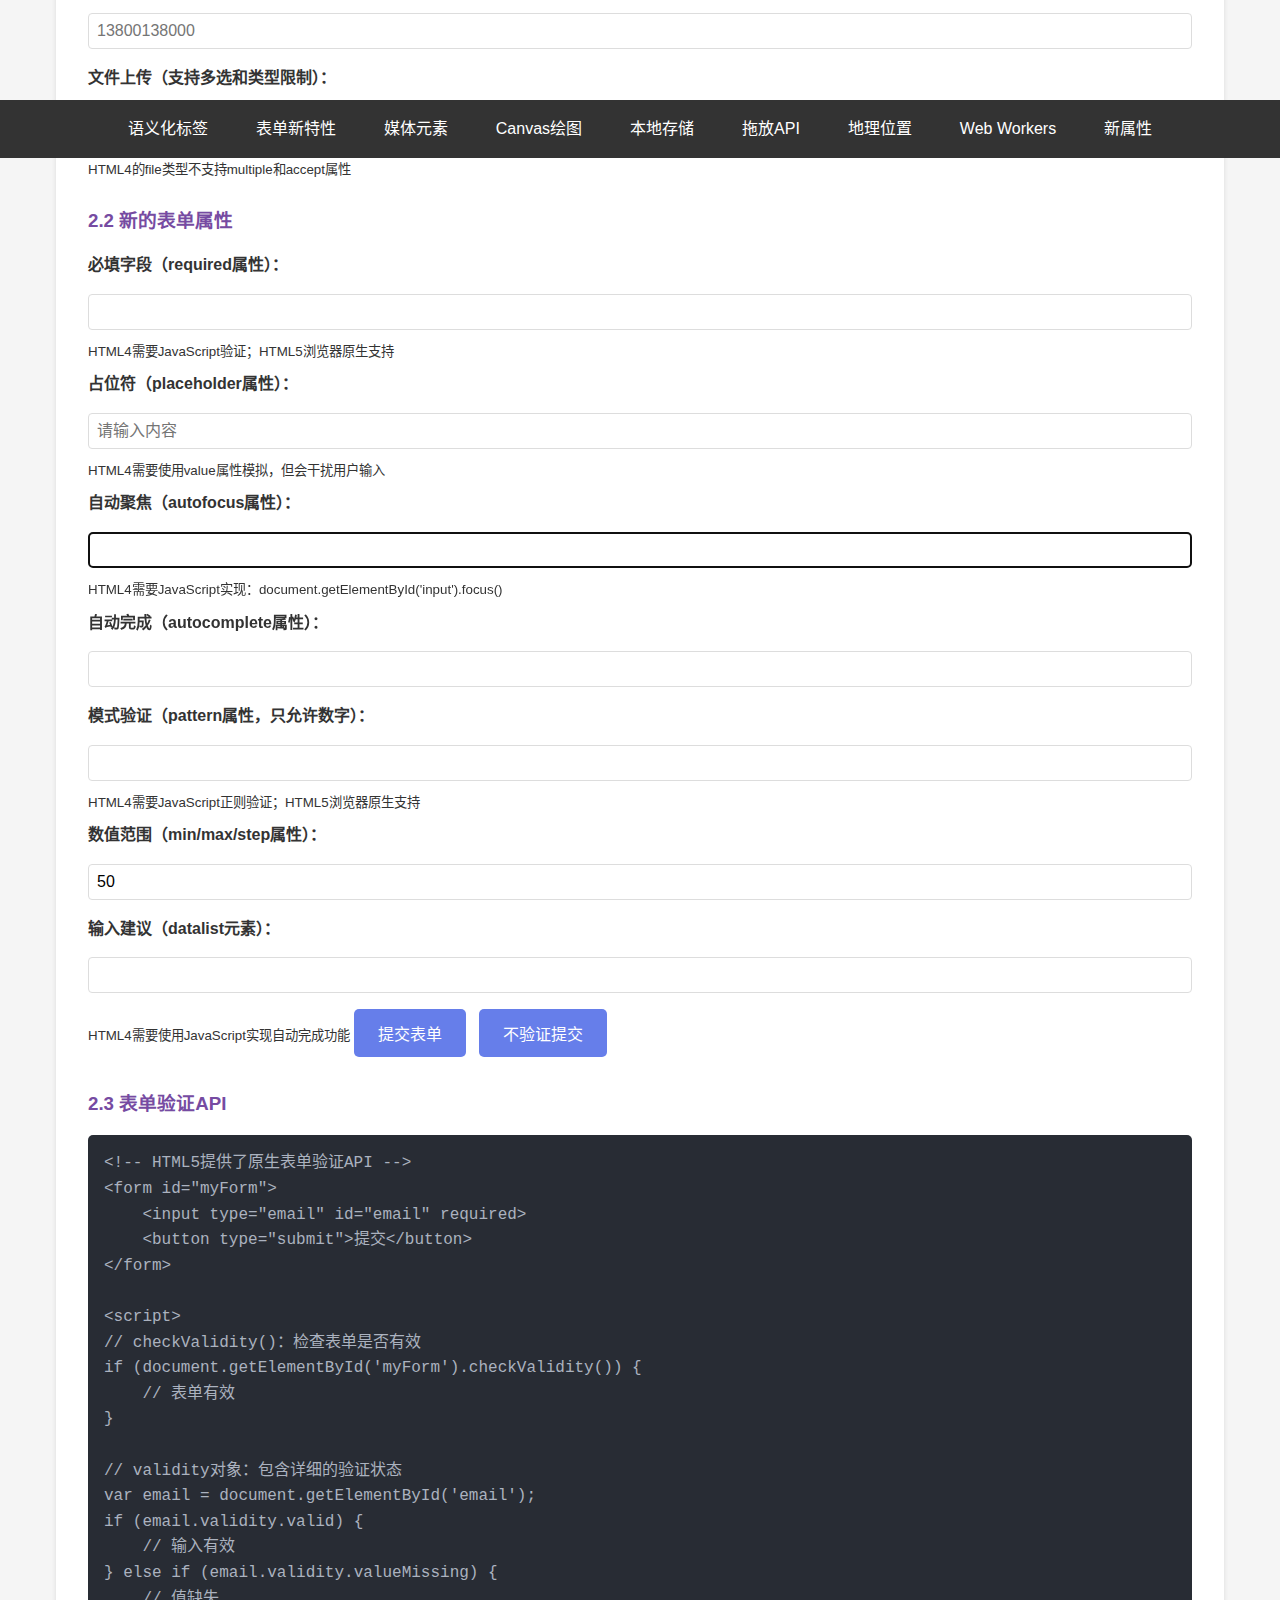
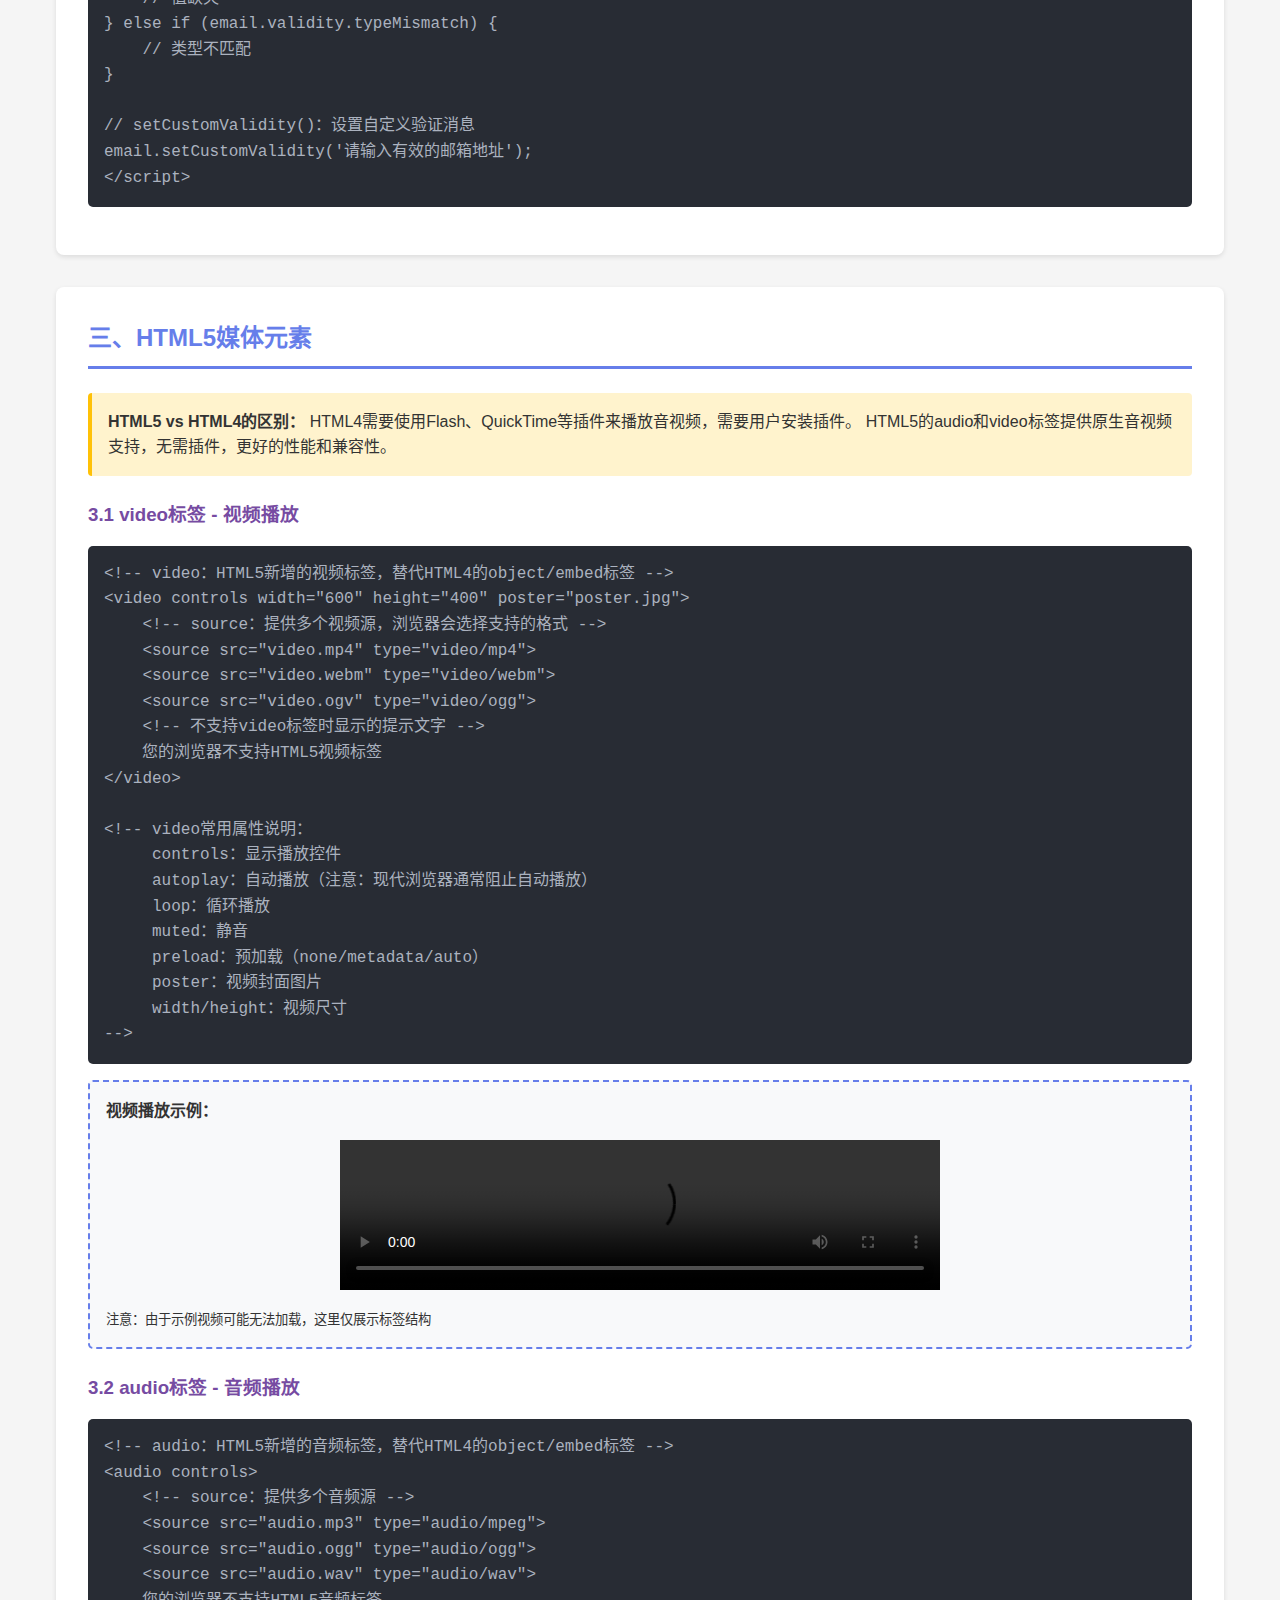
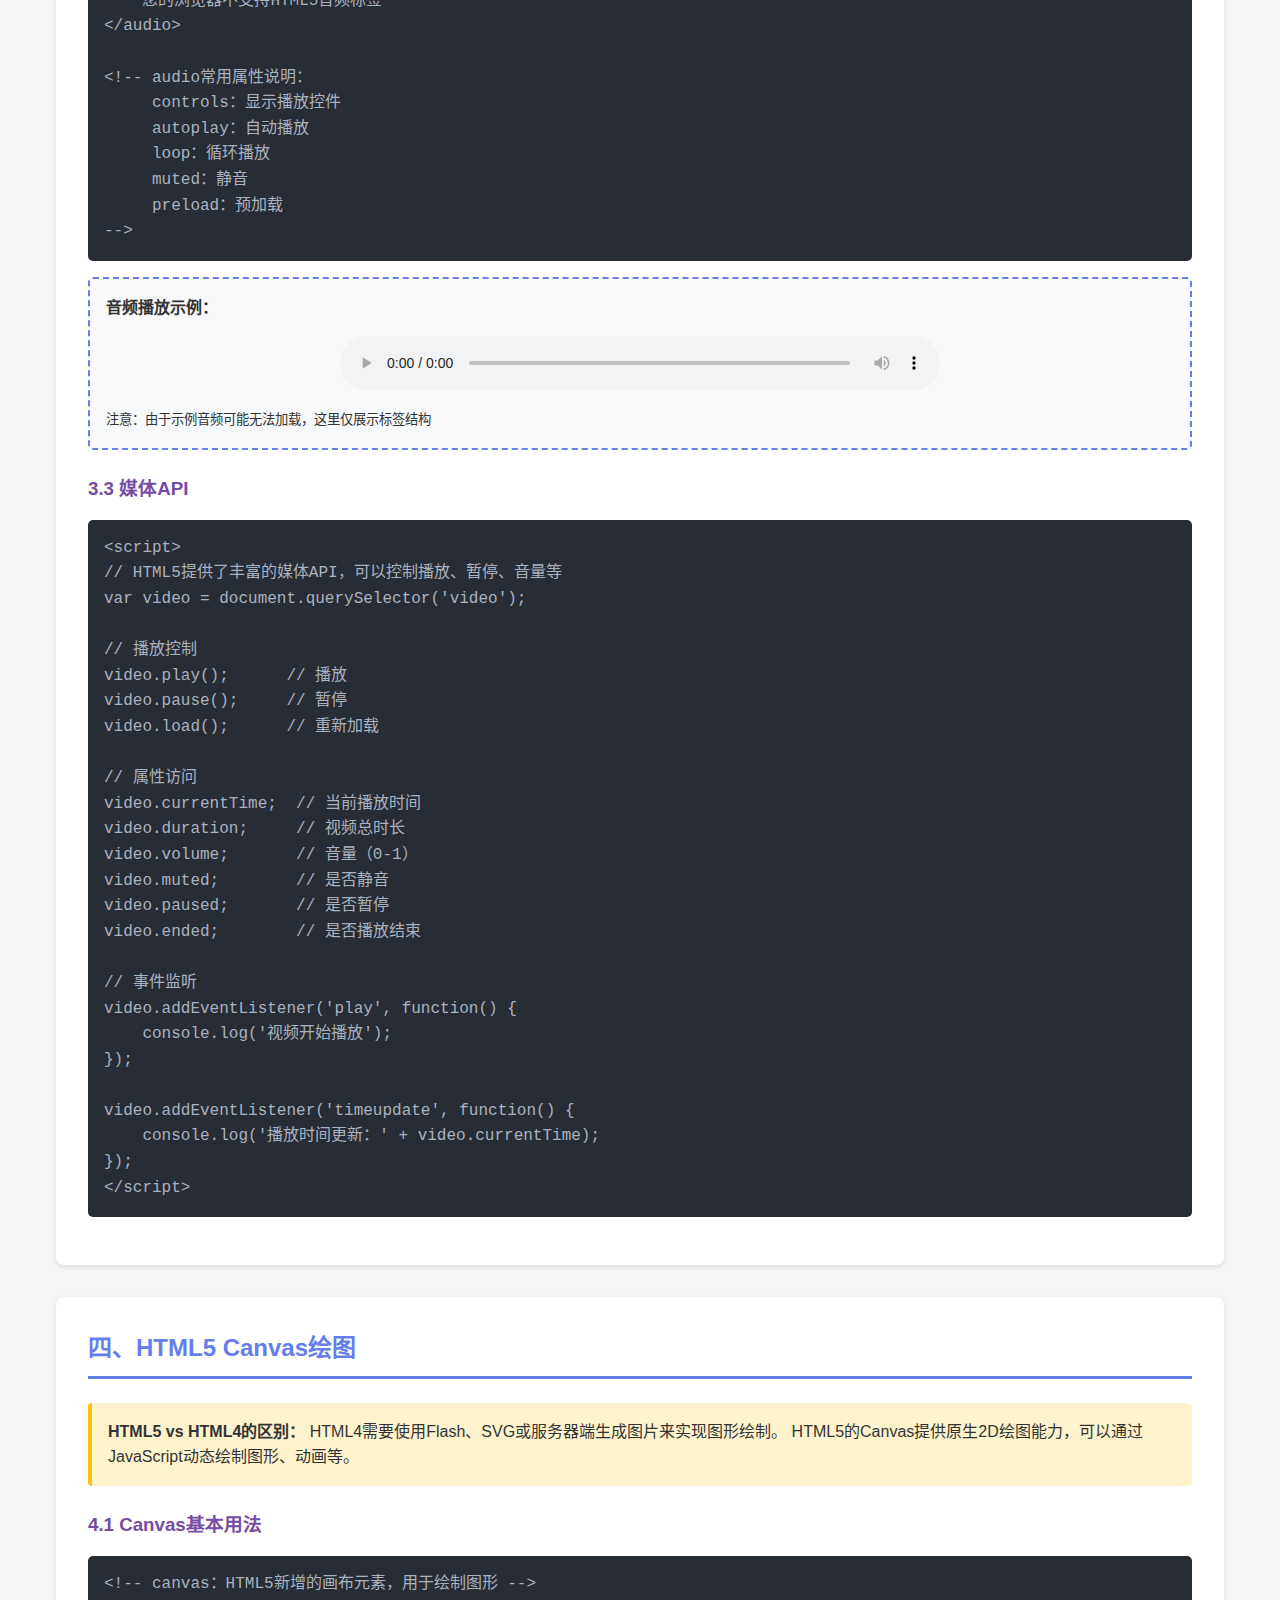
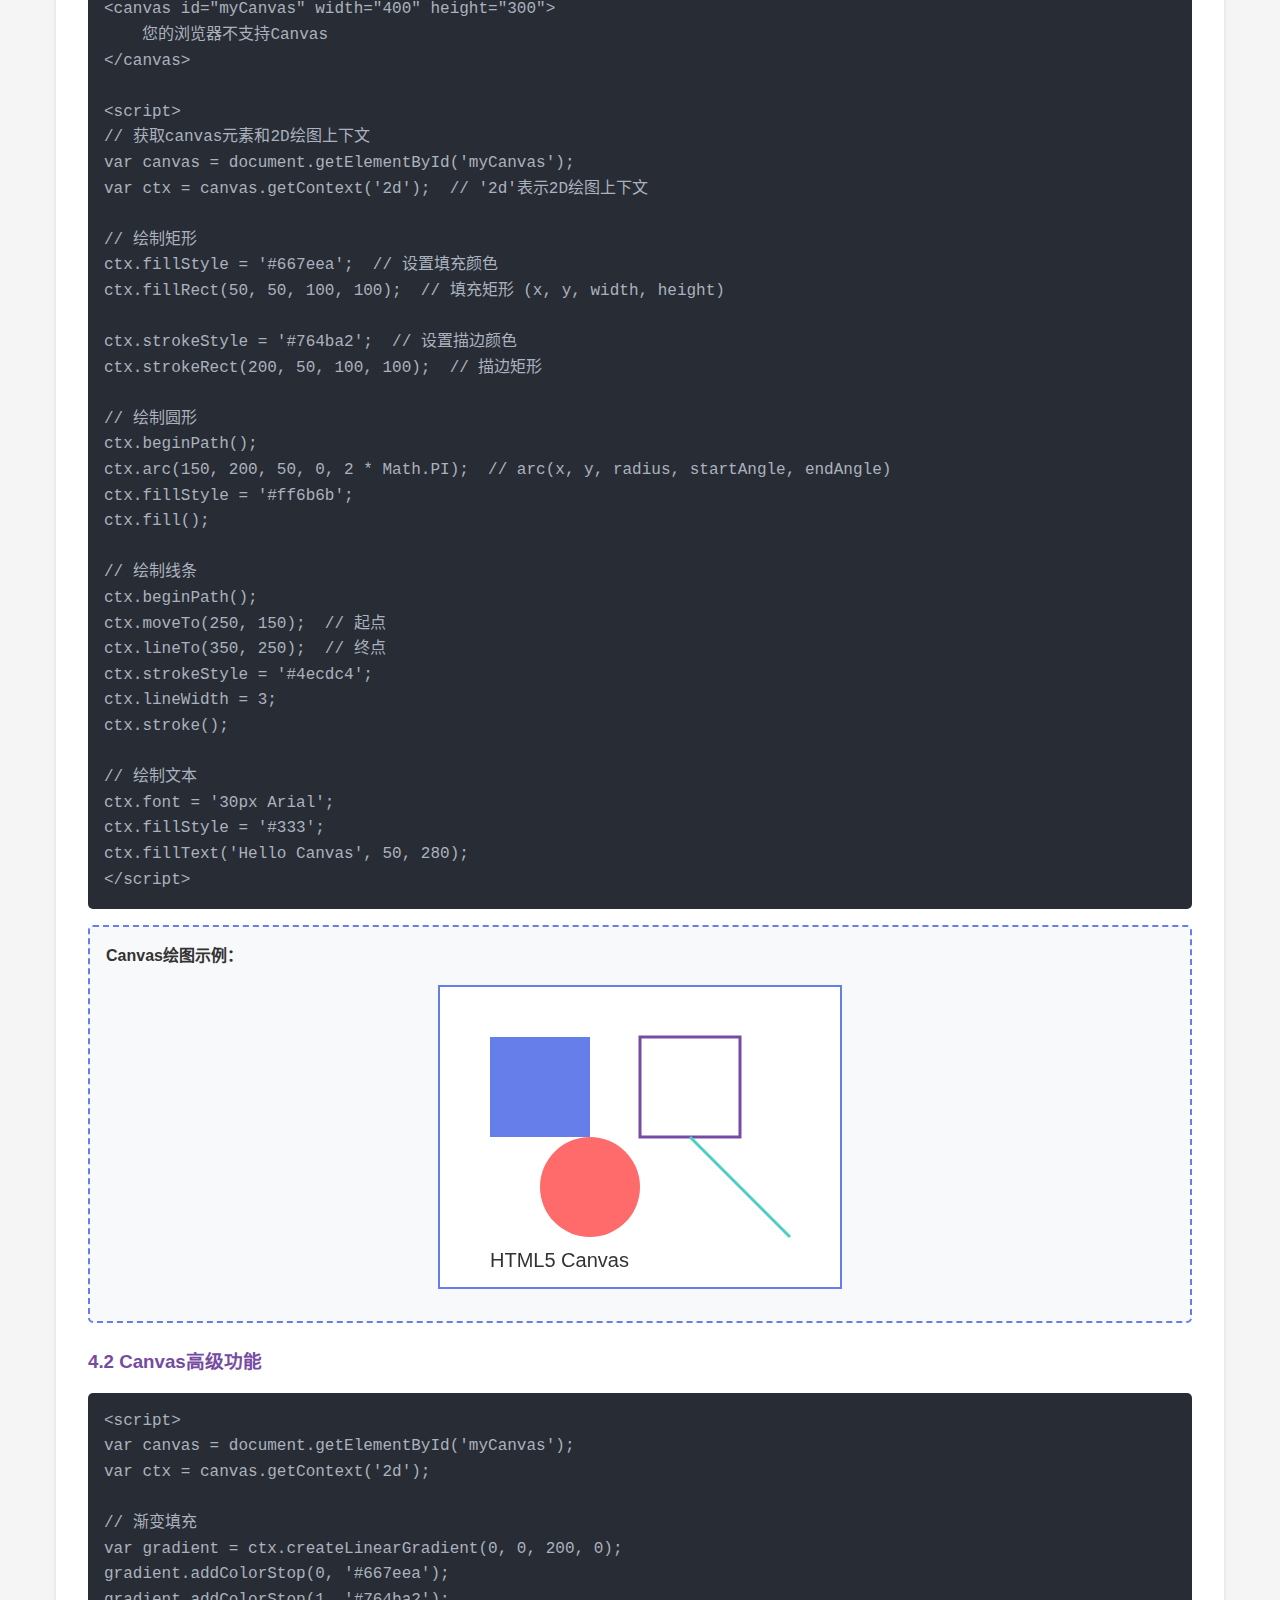
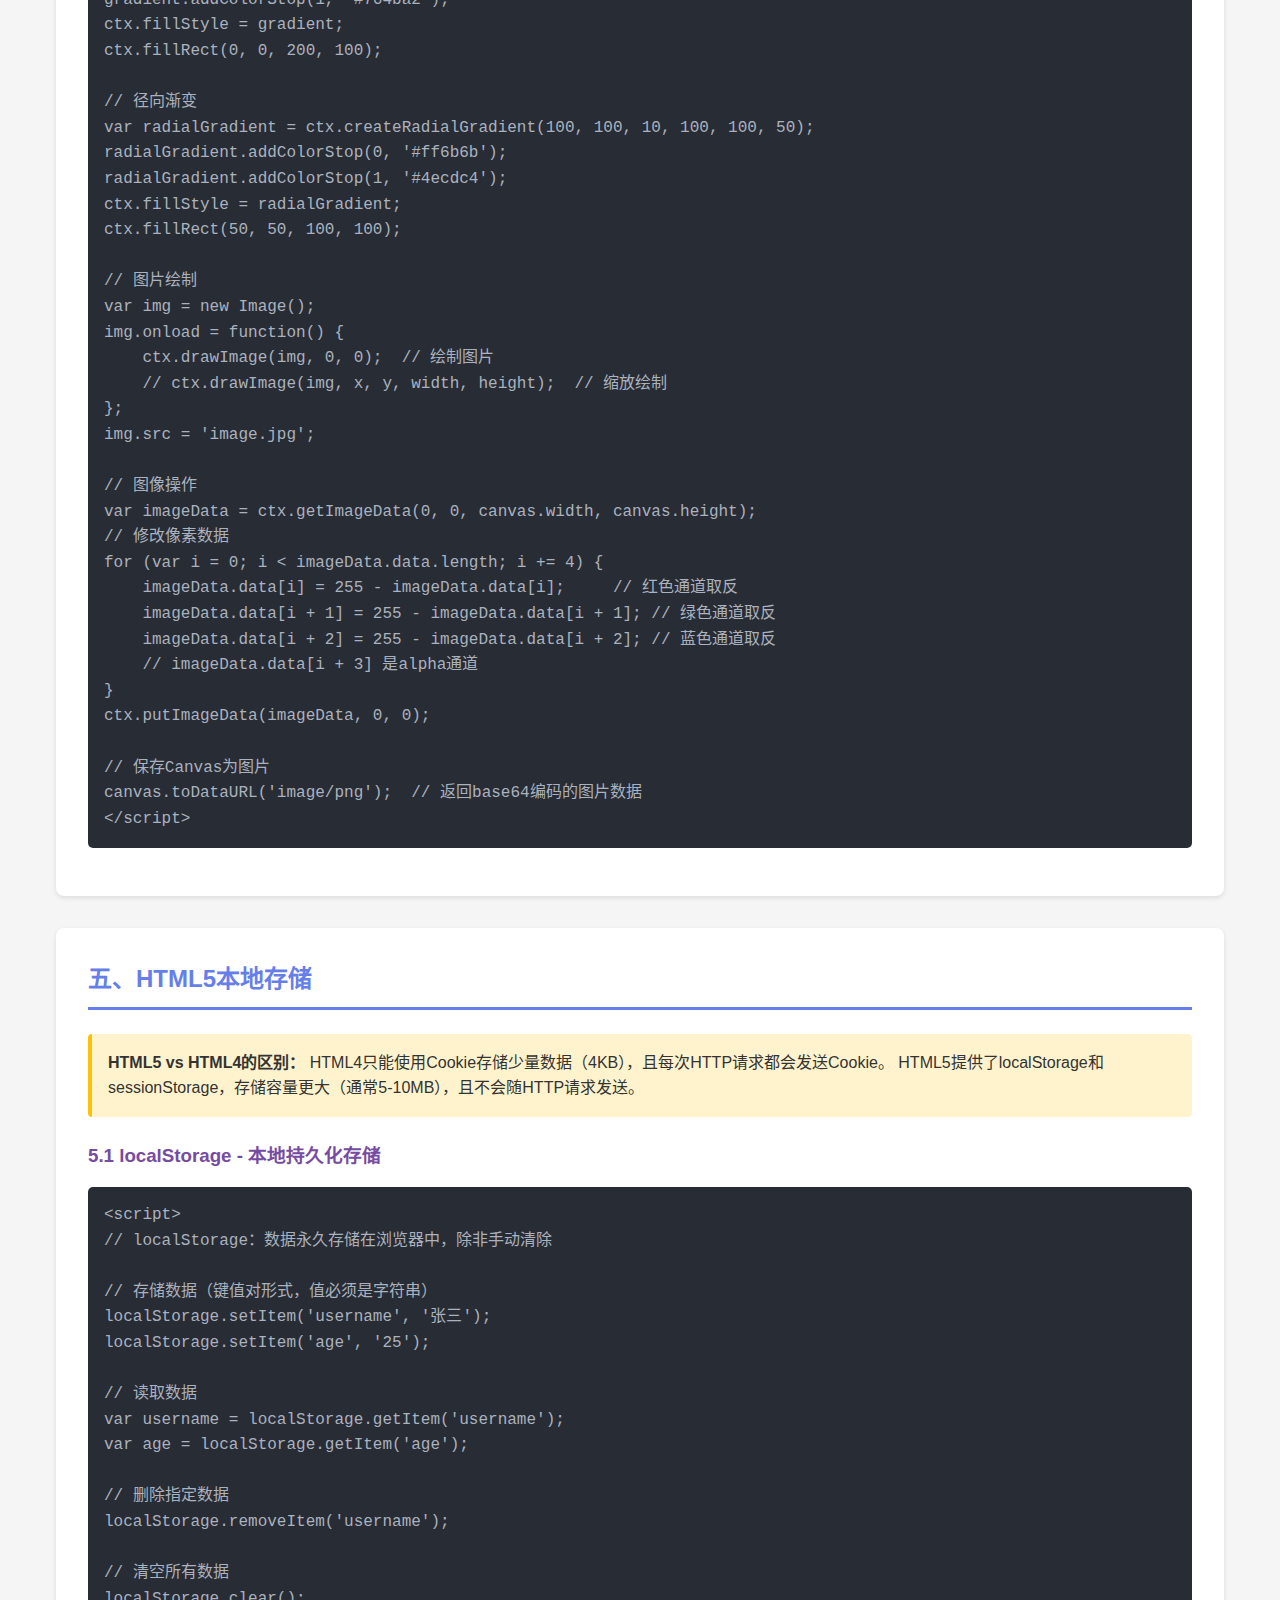
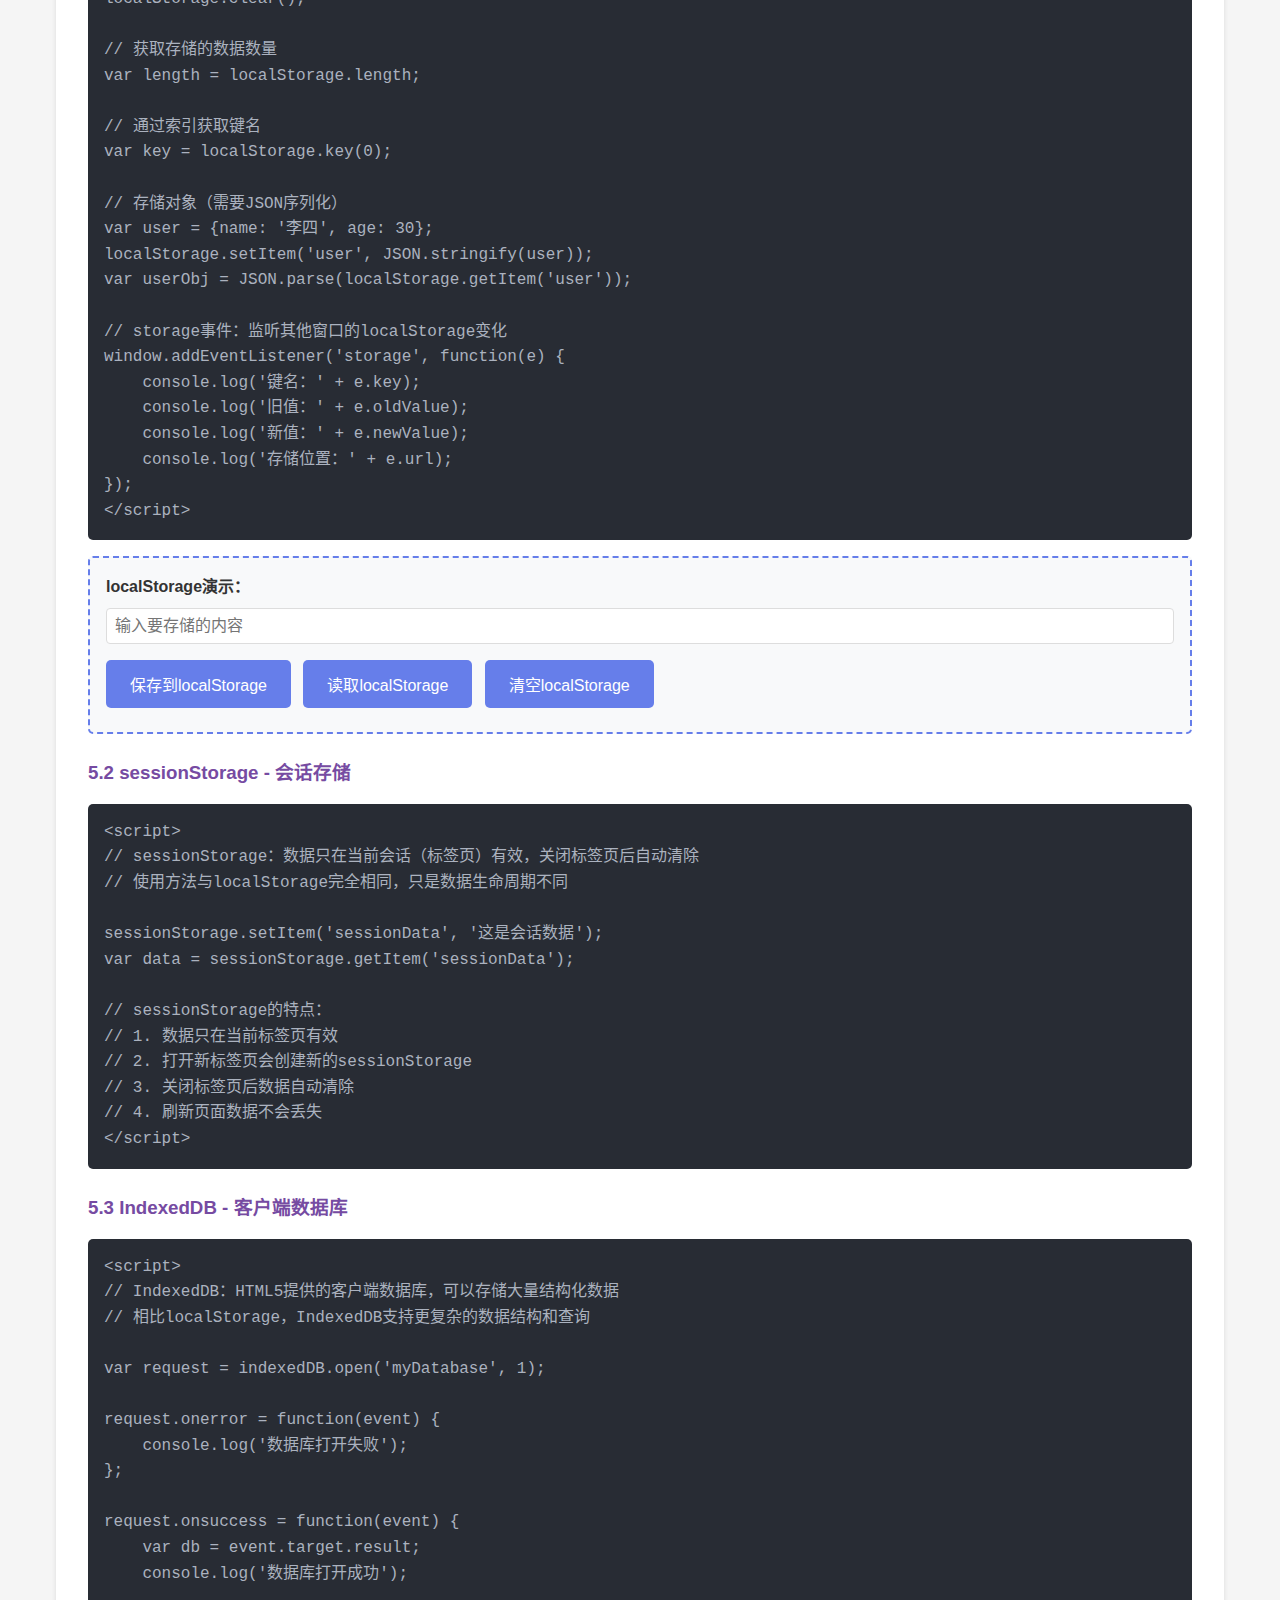
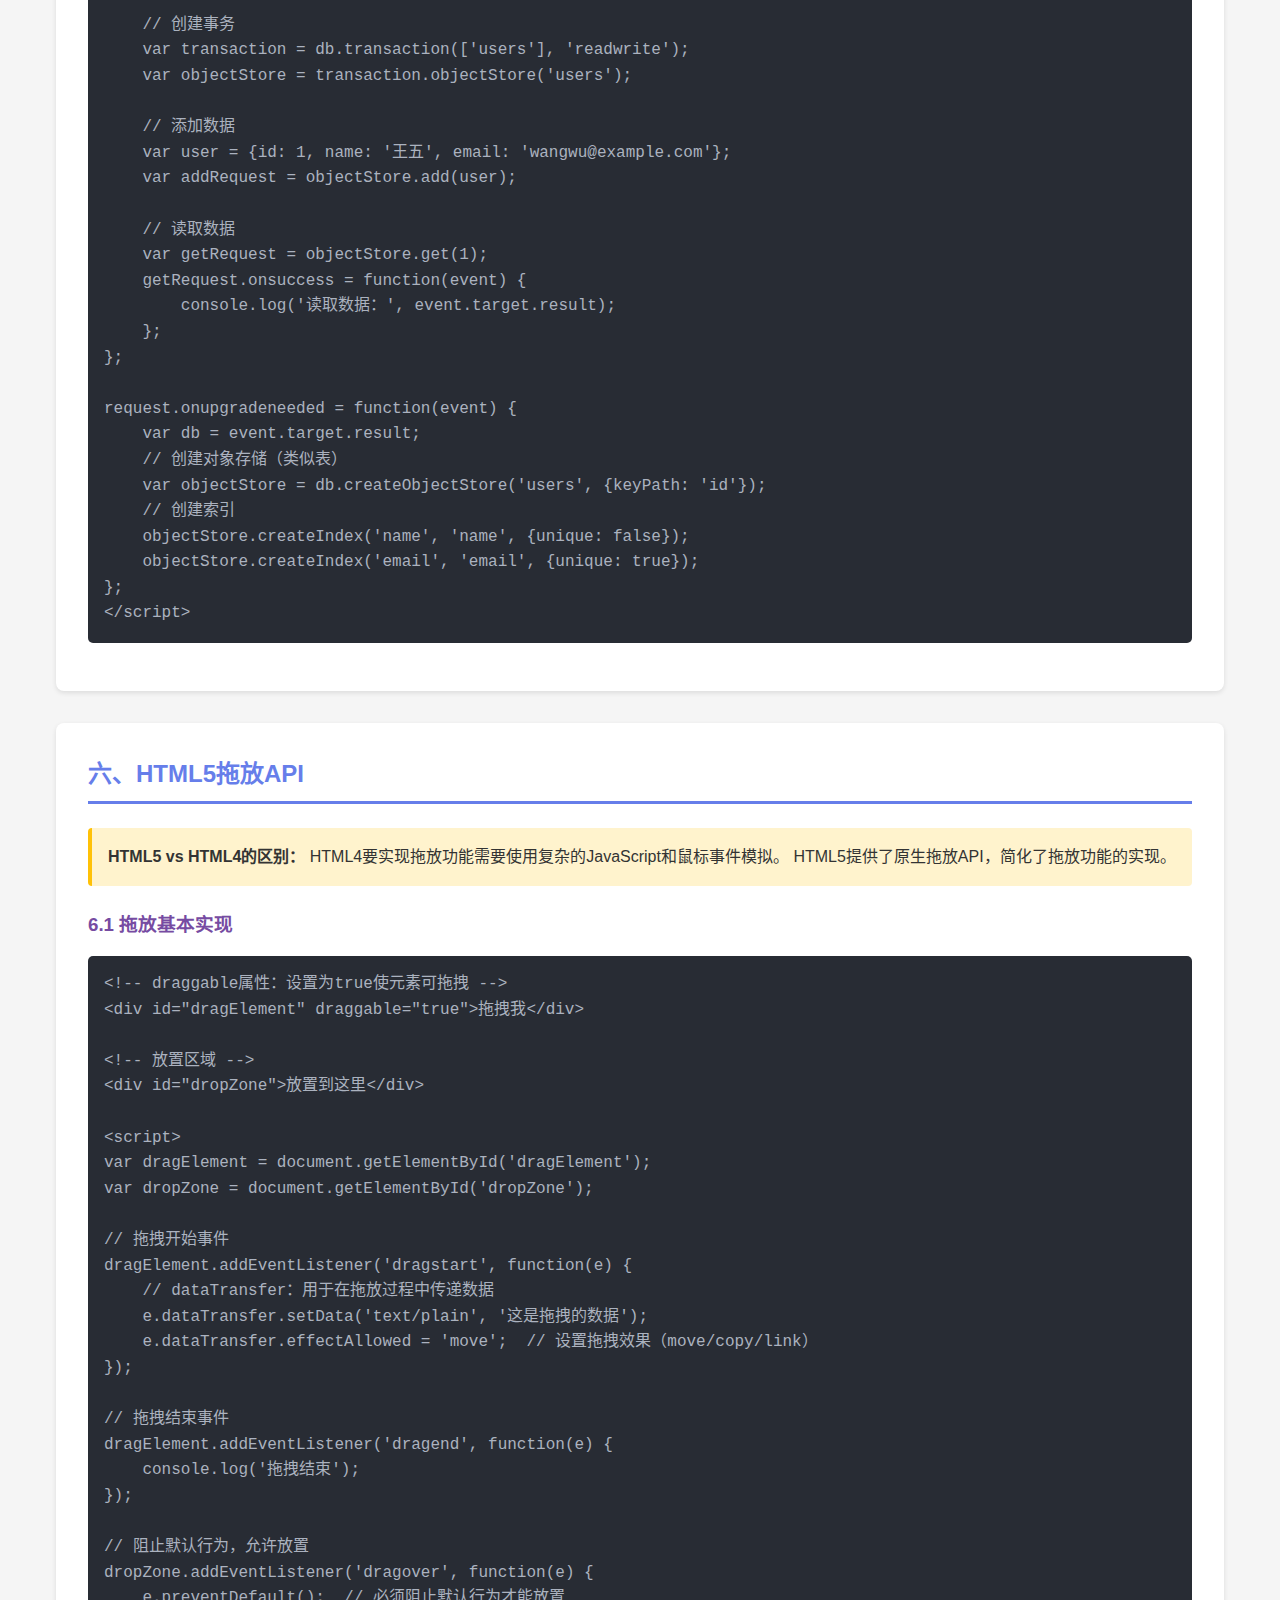
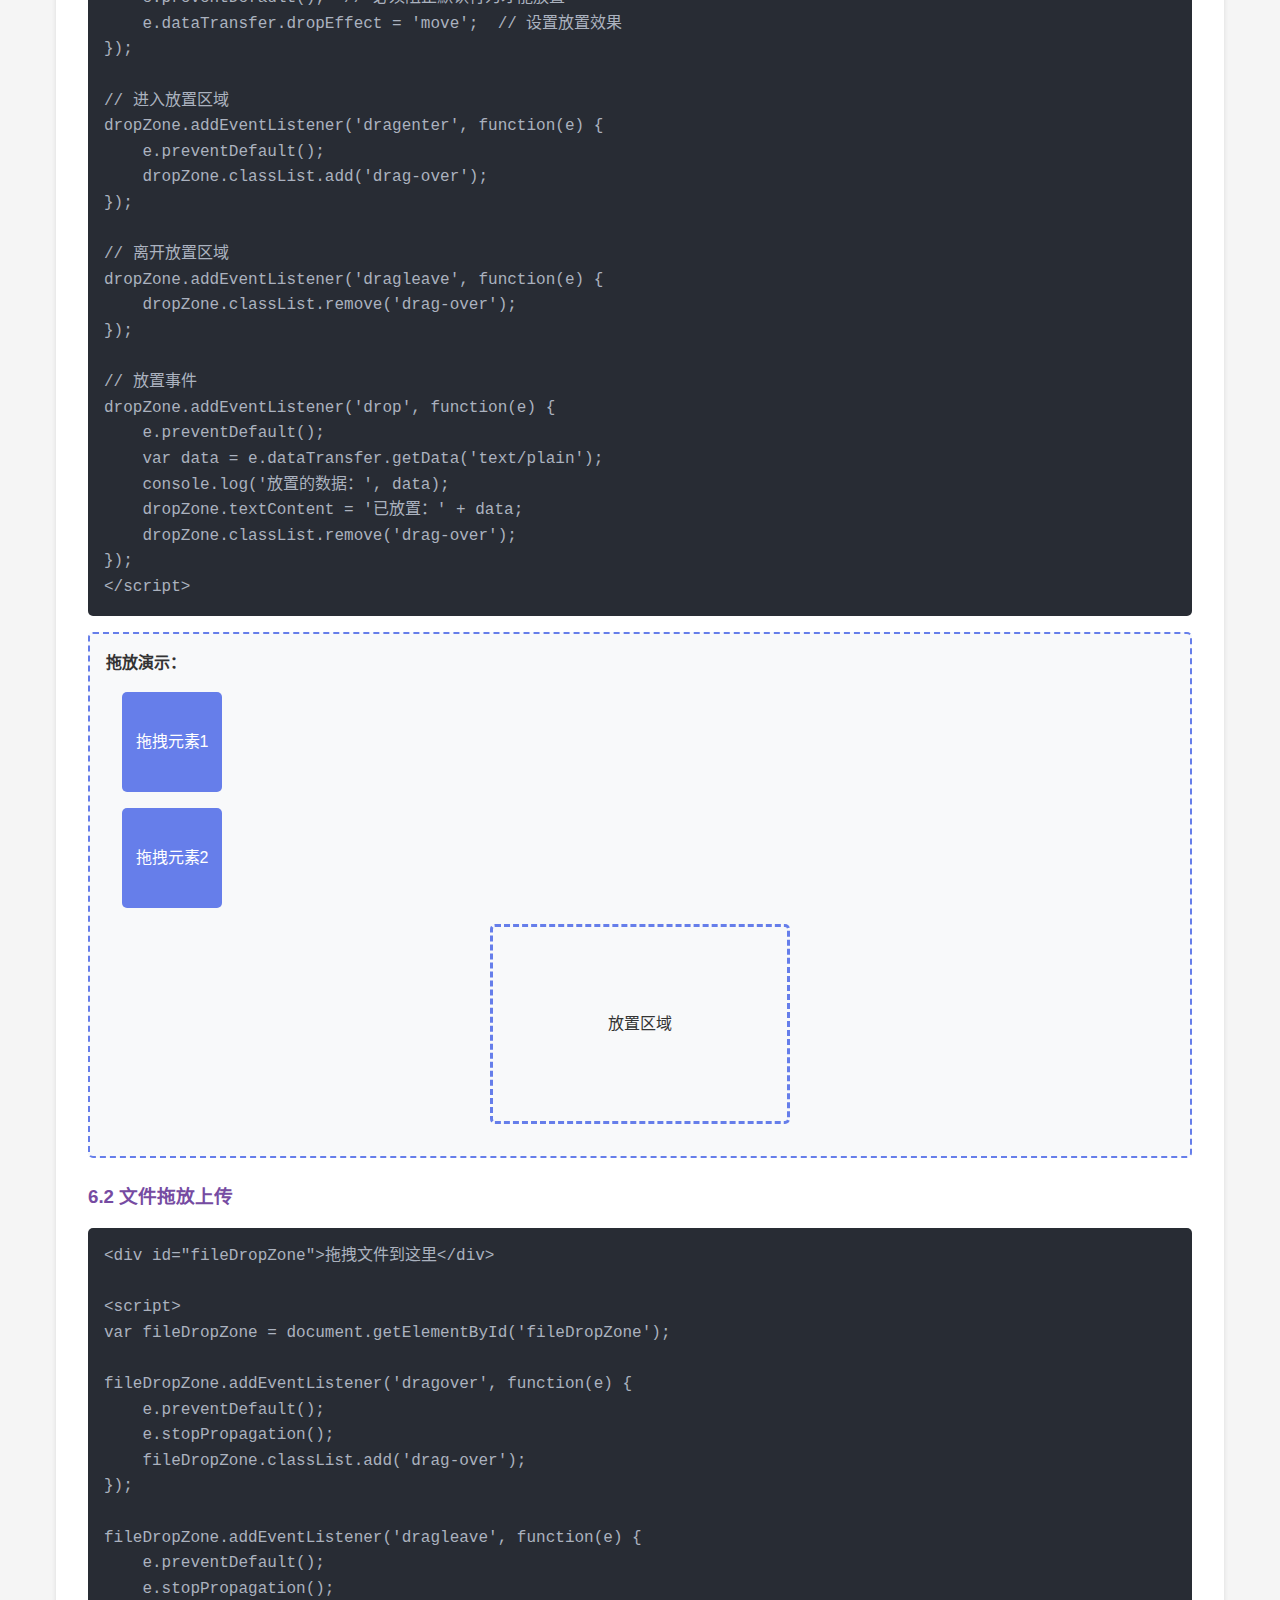
<file: HTML5学习指南.html>
<!DOCTYPE html>
<!-- HTML5文档类型声明：相比HTML4的复杂DTD声明，HTML5只需要简单的<!DOCTYPE html> -->
<html lang="zh-CN">
<!-- lang属性：HTML5推荐使用，用于指定页面语言，有助于搜索引擎和屏幕阅读器 -->

<head>
    <!-- HTML5的head标签：与HTML4相同，但HTML5对字符编码的声明更简洁 -->
    <meta charset="UTF-8">
    <!-- charset属性：HTML5简化了字符编码声明，不再需要http-equiv -->
    
    <!-- HTML5新增：viewport元标签，用于移动端响应式设计 -->
    <meta name="viewport" content="width=device-width, initial-scale=1.0">
    
    <title>HTML5学习指南 - HTML5新特性详解</title>
    
    <style>
        /* CSS样式：用于美化页面展示 */
        * {
            margin: 0;
            padding: 0;
            box-sizing: border-box;
        }
        
        body {
            font-family: 'Microsoft YaHei', Arial, sans-serif;
            line-height: 1.6;
            color: #333;
            background-color: #f5f5f5;
        }
        
        header {
            background: linear-gradient(135deg, #667eea 0%, #764ba2 100%);
            color: white;
            padding: 2rem;
            text-align: center;
            box-shadow: 0 2px 10px rgba(0,0,0,0.1);
        }
        
        nav {
            background-color: #333;
            padding: 1rem;
            position: sticky;
            top: 0;
            z-index: 100;
        }
        
        nav ul {
            list-style: none;
            display: flex;
            justify-content: center;
            flex-wrap: wrap;
        }
        
        nav a {
            color: white;
            text-decoration: none;
            padding: 0.5rem 1rem;
            margin: 0 0.5rem;
            border-radius: 5px;
            transition: background-color 0.3s;
        }
        
        nav a:hover {
            background-color: #555;
        }
        
        main {
            max-width: 1200px;
            margin: 2rem auto;
            padding: 0 1rem;
        }
        
        section {
            background: white;
            margin: 2rem 0;
            padding: 2rem;
            border-radius: 8px;
            box-shadow: 0 2px 5px rgba(0,0,0,0.1);
        }
        
        h2 {
            color: #667eea;
            border-bottom: 3px solid #667eea;
            padding-bottom: 0.5rem;
            margin-bottom: 1.5rem;
        }
        
        h3 {
            color: #764ba2;
            margin-top: 1.5rem;
            margin-bottom: 1rem;
        }
        
        code {
            background-color: #f4f4f4;
            padding: 0.2rem 0.4rem;
            border-radius: 3px;
            font-family: 'Courier New', monospace;
            color: #e83e8c;
        }
        
        pre {
            background-color: #282c34;
            color: #abb2bf;
            padding: 1rem;
            border-radius: 5px;
            overflow-x: auto;
            margin: 1rem 0;
        }
        
        pre code {
            background-color: transparent;
            color: inherit;
            padding: 0;
        }
        
        .note {
            background-color: #fff3cd;
            border-left: 4px solid #ffc107;
            padding: 1rem;
            margin: 1rem 0;
            border-radius: 4px;
        }
        
        .demo-box {
            border: 2px dashed #667eea;
            padding: 1rem;
            margin: 1rem 0;
            border-radius: 5px;
            background-color: #f8f9fa;
        }
        
        form {
            margin: 1rem 0;
        }
        
        label {
            display: block;
            margin: 0.5rem 0;
            font-weight: bold;
        }
        
        input, select, textarea {
            width: 100%;
            padding: 0.5rem;
            margin: 0.5rem 0;
            border: 1px solid #ddd;
            border-radius: 4px;
            font-size: 1rem;
        }
        
        button {
            background-color: #667eea;
            color: white;
            padding: 0.75rem 1.5rem;
            border: none;
            border-radius: 5px;
            cursor: pointer;
            font-size: 1rem;
            margin: 0.5rem 0.5rem 0.5rem 0;
        }
        
        button:hover {
            background-color: #5568d3;
        }
        
        canvas {
            border: 2px solid #667eea;
            display: block;
            margin: 1rem auto;
            background-color: white;
        }
        
        video, audio {
            width: 100%;
            max-width: 600px;
            display: block;
            margin: 1rem auto;
        }
        
        footer {
            background-color: #333;
            color: white;
            text-align: center;
            padding: 2rem;
            margin-top: 3rem;
        }
        
        .draggable {
            width: 100px;
            height: 100px;
            background-color: #667eea;
            color: white;
            display: flex;
            align-items: center;
            justify-content: center;
            cursor: move;
            margin: 1rem;
            border-radius: 5px;
        }
        
        .dropzone {
            width: 300px;
            height: 200px;
            border: 3px dashed #667eea;
            display: flex;
            align-items: center;
            justify-content: center;
            margin: 1rem auto;
            background-color: #f8f9fa;
            border-radius: 5px;
        }
        
        .dropzone.drag-over {
            background-color: #e7f3ff;
            border-color: #2196F3;
        }
    </style>
</head>

<body>
    <!-- HTML5语义化标签：header - 页面或区块的页眉，替代HTML4中通用的div -->
    <header>
        <h1>HTML5学习指南</h1>
        <p>全面了解HTML5新特性及其与HTML4的区别</p>
    </header>
    
    <!-- HTML5语义化标签：nav - 导航链接区域，替代HTML4中的div id="nav" -->
    <nav>
        <ul>
            <li><a href="#semantic">语义化标签</a></li>
            <li><a href="#forms">表单新特性</a></li>
            <li><a href="#media">媒体元素</a></li>
            <li><a href="#canvas">Canvas绘图</a></li>
            <li><a href="#storage">本地存储</a></li>
            <li><a href="#dragdrop">拖放API</a></li>
            <li><a href="#geolocation">地理位置</a></li>
            <li><a href="#webworkers">Web Workers</a></li>
            <li><a href="#attributes">新属性</a></li>
        </ul>
    </nav>
    
    <!-- HTML5语义化标签：main - 页面主要内容区域，替代HTML4中的div id="main" -->
    <main>
        <!-- HTML5语义化标签：section - 文档中的独立区块，替代HTML4中的div class="section" -->
        <section id="semantic">
            <h2>一、HTML5语义化标签</h2>
            
            <div class="note">
                <strong>HTML5 vs HTML4的区别：</strong>
                HTML4主要使用div和span等通用容器，需要配合id和class来标识含义。
                HTML5引入了语义化标签，使代码更具可读性和可维护性，同时有助于SEO和可访问性。
            </div>
            
            <h3>1.1 主要语义化标签说明</h3>
            
            <pre><code>&lt;!-- header: 页面或区块的页眉，通常包含标题、logo、导航等 --&gt;
&lt;header&gt;...&lt;/header&gt;

&lt;!-- nav: 导航链接区域，用于主要导航菜单 --&gt;
&lt;nav&gt;...&lt;/nav&gt;

&lt;!-- main: 页面主要内容区域，每个页面应该只有一个main标签 --&gt;
&lt;main&gt;...&lt;/main&gt;

&lt;!-- article: 独立的文章内容，如博客文章、新闻条目等 --&gt;
&lt;article&gt;...&lt;/article&gt;

&lt;!-- section: 文档中的独立区块，用于组织相关内容 --&gt;
&lt;section&gt;...&lt;/section&gt;

&lt;!-- aside: 侧边栏内容，通常包含补充信息、广告等 --&gt;
&lt;aside&gt;...&lt;/aside&gt;

&lt;!-- footer: 页面或区块的页脚，通常包含版权信息、联系方式等 --&gt;
&lt;footer&gt;...&lt;/footer&gt;

&lt;!-- figure: 用于包含图片、图表、代码等独立内容 --&gt;
&lt;figure&gt;
    &lt;img src="image.jpg" alt="描述"&gt;
    &lt;figcaption&gt;图片说明文字&lt;/figcaption&gt;
&lt;/figure&gt;

&lt;!-- mark: 高亮显示文本，用于标记重要内容 --&gt;
&lt;p&gt;这是一段&lt;mark&gt;重要&lt;/mark&gt;的文字&lt;/p&gt;

&lt;!-- time: 用于标记时间日期，便于机器识别 --&gt;
&lt;time datetime="2024-01-01"&gt;2024年1月1日&lt;/time&gt;

&lt;!-- progress: 进度条，显示任务完成进度 --&gt;
&lt;progress value="70" max="100"&gt;70%&lt;/progress&gt;

&lt;!-- meter: 度量值显示，如温度、评分等 --&gt;
&lt;meter value="0.6" min="0" max="1"&gt;60%&lt;/meter&gt;</code></pre>
            
            <div class="demo-box">
                <h4>示例演示：</h4>
                <p>当前时间：<time datetime="2024-01-01">2024年1月1日</time></p>
                <p>任务进度：<progress value="75" max="100">75%</progress></p>
                <p>评分：<meter value="0.85" min="0" max="1">85%</meter></p>
                <p>这是一段包含<mark>高亮标记</mark>的文字</p>
            </div>
        </section>
        
        <section id="forms">
            <h2>二、HTML5表单新特性</h2>
            
            <div class="note">
                <strong>HTML5 vs HTML4的区别：</strong>
                HTML4的表单输入类型有限（text, password, checkbox, radio等），需要JavaScript进行验证。
                HTML5新增了多种输入类型和属性，浏览器原生支持验证，减少了JavaScript代码。
            </div>
            
            <h3>2.1 新的输入类型</h3>
            
            <form>
                <!-- email类型：自动验证邮箱格式，移动端会显示邮箱键盘 -->
                <label for="email">邮箱地址（email类型）：</label>
                <input type="email" id="email" name="email" placeholder="example@email.com" required>
                <small>HTML4使用type="text"，需要JavaScript验证；HTML5浏览器自动验证</small>
                
                <!-- url类型：自动验证URL格式 -->
                <label for="url">网址（url类型）：</label>
                <input type="url" id="url" name="url" placeholder="https://example.com">
                
                <!-- number类型：数字输入，可设置min、max、step -->
                <label for="number">数字（number类型）：</label>
                <input type="number" id="number" name="number" min="0" max="100" step="1" value="50">
                <small>HTML4使用type="text"，需要JavaScript验证数字范围</small>
                
                <!-- range类型：滑块控件 -->
                <label for="range">范围滑块（range类型）：</label>
                <input type="range" id="range" name="range" min="0" max="100" value="50">
                <output for="range" id="range-output">50</output>
                <small>HTML4需要使用JavaScript创建滑块</small>
                
                <!-- date类型：日期选择器 -->
                <label for="date">日期（date类型）：</label>
                <input type="date" id="date" name="date">
                <small>HTML4使用type="text"，需要JavaScript日期选择器插件</small>
                
                <!-- time类型：时间选择器 -->
                <label for="time">时间（time类型）：</label>
                <input type="time" id="time" name="time">
                
                <!-- datetime-local类型：日期时间选择器 -->
                <label for="datetime">日期时间（datetime-local类型）：</label>
                <input type="datetime-local" id="datetime" name="datetime">
                
                <!-- month类型：月份选择器 -->
                <label for="month">月份（month类型）：</label>
                <input type="month" id="month" name="month">
                
                <!-- week类型：周选择器 -->
                <label for="week">周（week类型）：</label>
                <input type="week" id="week" name="week">
                
                <!-- color类型：颜色选择器 -->
                <label for="color">颜色（color类型）：</label>
                <input type="color" id="color" name="color" value="#667eea">
                <small>HTML4需要使用JavaScript颜色选择器插件</small>
                
                <!-- search类型：搜索框，某些浏览器会显示搜索图标 -->
                <label for="search">搜索（search类型）：</label>
                <input type="search" id="search" name="search" placeholder="输入搜索关键词">
                
                <!-- tel类型：电话号码，移动端会显示数字键盘 -->
                <label for="tel">电话（tel类型）：</label>
                <input type="tel" id="tel" name="tel" placeholder="13800138000">
                
                <!-- file类型增强：可多选和指定文件类型 -->
                <label for="file">文件上传（支持多选和类型限制）：</label>
                <input type="file" id="file" name="file" multiple accept="image/*,.pdf">
                <small>HTML4的file类型不支持multiple和accept属性</small>
            </form>
            
            <h3>2.2 新的表单属性</h3>
            
            <form>
                <!-- required属性：必填字段，浏览器自动验证 -->
                <label for="required">必填字段（required属性）：</label>
                <input type="text" id="required" name="required" required>
                <small>HTML4需要JavaScript验证；HTML5浏览器原生支持</small>
                
                <!-- placeholder属性：占位符提示文字 -->
                <label for="placeholder">占位符（placeholder属性）：</label>
                <input type="text" id="placeholder" name="placeholder" placeholder="请输入内容">
                <small>HTML4需要使用value属性模拟，但会干扰用户输入</small>
                
                <!-- autofocus属性：页面加载时自动聚焦 -->
                <label for="autofocus">自动聚焦（autofocus属性）：</label>
                <input type="text" id="autofocus" name="autofocus" autofocus>
                <small>HTML4需要JavaScript实现：document.getElementById('input').focus()</small>
                
                <!-- autocomplete属性：自动完成功能 -->
                <label for="autocomplete">自动完成（autocomplete属性）：</label>
                <input type="text" id="autocomplete" name="autocomplete" autocomplete="on">
                
                <!-- pattern属性：正则表达式验证 -->
                <label for="pattern">模式验证（pattern属性，只允许数字）：</label>
                <input type="text" id="pattern" name="pattern" pattern="[0-9]+" title="只允许输入数字">
                <small>HTML4需要JavaScript正则验证；HTML5浏览器原生支持</small>
                
                <!-- min、max、step属性：数值范围限制 -->
                <label for="minmax">数值范围（min/max/step属性）：</label>
                <input type="number" id="minmax" name="minmax" min="10" max="100" step="5" value="50">
                
                <!-- list和datalist：输入建议列表 -->
                <label for="datalist">输入建议（datalist元素）：</label>
                <input type="text" id="datalist" name="datalist" list="suggestions">
                <datalist id="suggestions">
                    <!-- datalist：提供输入建议选项，HTML4不支持 -->
                    <option value="北京">
                    <option value="上海">
                    <option value="广州">
                    <option value="深圳">
                </datalist>
                <small>HTML4需要使用JavaScript实现自动完成功能</small>
                
                <!-- novalidate属性：禁用表单验证 -->
                <button type="submit">提交表单</button>
                <button type="submit" formnovalidate>不验证提交</button>
            </form>
            
            <h3>2.3 表单验证API</h3>
            <pre><code>&lt;!-- HTML5提供了原生表单验证API --&gt;
&lt;form id="myForm"&gt;
    &lt;input type="email" id="email" required&gt;
    &lt;button type="submit"&gt;提交&lt;/button&gt;
&lt;/form&gt;

&lt;script&gt;
// checkValidity()：检查表单是否有效
if (document.getElementById('myForm').checkValidity()) {
    // 表单有效
}

// validity对象：包含详细的验证状态
var email = document.getElementById('email');
if (email.validity.valid) {
    // 输入有效
} else if (email.validity.valueMissing) {
    // 值缺失
} else if (email.validity.typeMismatch) {
    // 类型不匹配
}

// setCustomValidity()：设置自定义验证消息
email.setCustomValidity('请输入有效的邮箱地址');
&lt;/script&gt;</code></pre>
        </section>
        
        <section id="media">
            <h2>三、HTML5媒体元素</h2>
            
            <div class="note">
                <strong>HTML5 vs HTML4的区别：</strong>
                HTML4需要使用Flash、QuickTime等插件来播放音视频，需要用户安装插件。
                HTML5的audio和video标签提供原生音视频支持，无需插件，更好的性能和兼容性。
            </div>
            
            <h3>3.1 video标签 - 视频播放</h3>
            
            <pre><code>&lt;!-- video：HTML5新增的视频标签，替代HTML4的object/embed标签 --&gt;
&lt;video controls width="600" height="400" poster="poster.jpg"&gt;
    &lt;!-- source：提供多个视频源，浏览器会选择支持的格式 --&gt;
    &lt;source src="video.mp4" type="video/mp4"&gt;
    &lt;source src="video.webm" type="video/webm"&gt;
    &lt;source src="video.ogv" type="video/ogg"&gt;
    &lt;!-- 不支持video标签时显示的提示文字 --&gt;
    您的浏览器不支持HTML5视频标签
&lt;/video&gt;

&lt;!-- video常用属性说明：
     controls：显示播放控件
     autoplay：自动播放（注意：现代浏览器通常阻止自动播放）
     loop：循环播放
     muted：静音
     preload：预加载（none/metadata/auto）
     poster：视频封面图片
     width/height：视频尺寸
--&gt;</code></pre>
            
            <div class="demo-box">
                <h4>视频播放示例：</h4>
                <video controls width="100%" style="max-width: 600px;">
                    <source src="https://www.w3schools.com/html/mov_bbb.mp4" type="video/mp4">
                    您的浏览器不支持HTML5视频标签
                </video>
                <p><small>注意：由于示例视频可能无法加载，这里仅展示标签结构</small></p>
            </div>
            
            <h3>3.2 audio标签 - 音频播放</h3>
            
            <pre><code>&lt;!-- audio：HTML5新增的音频标签，替代HTML4的object/embed标签 --&gt;
&lt;audio controls&gt;
    &lt;!-- source：提供多个音频源 --&gt;
    &lt;source src="audio.mp3" type="audio/mpeg"&gt;
    &lt;source src="audio.ogg" type="audio/ogg"&gt;
    &lt;source src="audio.wav" type="audio/wav"&gt;
    您的浏览器不支持HTML5音频标签
&lt;/audio&gt;

&lt;!-- audio常用属性说明：
     controls：显示播放控件
     autoplay：自动播放
     loop：循环播放
     muted：静音
     preload：预加载
--&gt;</code></pre>
            
            <div class="demo-box">
                <h4>音频播放示例：</h4>
                <audio controls>
                    <source src="https://www.soundhelix.com/examples/mp3/SoundHelix-Song-1.mp3" type="audio/mpeg">
                    您的浏览器不支持HTML5音频标签
                </audio>
                <p><small>注意：由于示例音频可能无法加载，这里仅展示标签结构</small></p>
            </div>
            
            <h3>3.3 媒体API</h3>
            <pre><code>&lt;script&gt;
// HTML5提供了丰富的媒体API，可以控制播放、暂停、音量等
var video = document.querySelector('video');

// 播放控制
video.play();      // 播放
video.pause();     // 暂停
video.load();      // 重新加载

// 属性访问
video.currentTime;  // 当前播放时间
video.duration;     // 视频总时长
video.volume;       // 音量（0-1）
video.muted;        // 是否静音
video.paused;       // 是否暂停
video.ended;        // 是否播放结束

// 事件监听
video.addEventListener('play', function() {
    console.log('视频开始播放');
});

video.addEventListener('timeupdate', function() {
    console.log('播放时间更新：' + video.currentTime);
});
&lt;/script&gt;</code></pre>
        </section>
        
        <section id="canvas">
            <h2>四、HTML5 Canvas绘图</h2>
            
            <div class="note">
                <strong>HTML5 vs HTML4的区别：</strong>
                HTML4需要使用Flash、SVG或服务器端生成图片来实现图形绘制。
                HTML5的Canvas提供原生2D绘图能力，可以通过JavaScript动态绘制图形、动画等。
            </div>
            
            <h3>4.1 Canvas基本用法</h3>
            
            <pre><code>&lt;!-- canvas：HTML5新增的画布元素，用于绘制图形 --&gt;
&lt;canvas id="myCanvas" width="400" height="300"&gt;
    您的浏览器不支持Canvas
&lt;/canvas&gt;

&lt;script&gt;
// 获取canvas元素和2D绘图上下文
var canvas = document.getElementById('myCanvas');
var ctx = canvas.getContext('2d');  // '2d'表示2D绘图上下文

// 绘制矩形
ctx.fillStyle = '#667eea';  // 设置填充颜色
ctx.fillRect(50, 50, 100, 100);  // 填充矩形 (x, y, width, height)

ctx.strokeStyle = '#764ba2';  // 设置描边颜色
ctx.strokeRect(200, 50, 100, 100);  // 描边矩形

// 绘制圆形
ctx.beginPath();
ctx.arc(150, 200, 50, 0, 2 * Math.PI);  // arc(x, y, radius, startAngle, endAngle)
ctx.fillStyle = '#ff6b6b';
ctx.fill();

// 绘制线条
ctx.beginPath();
ctx.moveTo(250, 150);  // 起点
ctx.lineTo(350, 250);  // 终点
ctx.strokeStyle = '#4ecdc4';
ctx.lineWidth = 3;
ctx.stroke();

// 绘制文本
ctx.font = '30px Arial';
ctx.fillStyle = '#333';
ctx.fillText('Hello Canvas', 50, 280);
&lt;/script&gt;</code></pre>
            
            <div class="demo-box">
                <h4>Canvas绘图示例：</h4>
                <canvas id="demoCanvas" width="400" height="300"></canvas>
            </div>
            
            <h3>4.2 Canvas高级功能</h3>
            <pre><code>&lt;script&gt;
var canvas = document.getElementById('myCanvas');
var ctx = canvas.getContext('2d');

// 渐变填充
var gradient = ctx.createLinearGradient(0, 0, 200, 0);
gradient.addColorStop(0, '#667eea');
gradient.addColorStop(1, '#764ba2');
ctx.fillStyle = gradient;
ctx.fillRect(0, 0, 200, 100);

// 径向渐变
var radialGradient = ctx.createRadialGradient(100, 100, 10, 100, 100, 50);
radialGradient.addColorStop(0, '#ff6b6b');
radialGradient.addColorStop(1, '#4ecdc4');
ctx.fillStyle = radialGradient;
ctx.fillRect(50, 50, 100, 100);

// 图片绘制
var img = new Image();
img.onload = function() {
    ctx.drawImage(img, 0, 0);  // 绘制图片
    // ctx.drawImage(img, x, y, width, height);  // 缩放绘制
};
img.src = 'image.jpg';

// 图像操作
var imageData = ctx.getImageData(0, 0, canvas.width, canvas.height);
// 修改像素数据
for (var i = 0; i < imageData.data.length; i += 4) {
    imageData.data[i] = 255 - imageData.data[i];     // 红色通道取反
    imageData.data[i + 1] = 255 - imageData.data[i + 1]; // 绿色通道取反
    imageData.data[i + 2] = 255 - imageData.data[i + 2]; // 蓝色通道取反
    // imageData.data[i + 3] 是alpha通道
}
ctx.putImageData(imageData, 0, 0);

// 保存Canvas为图片
canvas.toDataURL('image/png');  // 返回base64编码的图片数据
&lt;/script&gt;</code></pre>
        </section>
        
        <section id="storage">
            <h2>五、HTML5本地存储</h2>
            
            <div class="note">
                <strong>HTML5 vs HTML4的区别：</strong>
                HTML4只能使用Cookie存储少量数据（4KB），且每次HTTP请求都会发送Cookie。
                HTML5提供了localStorage和sessionStorage，存储容量更大（通常5-10MB），且不会随HTTP请求发送。
            </div>
            
            <h3>5.1 localStorage - 本地持久化存储</h3>
            
            <pre><code>&lt;script&gt;
// localStorage：数据永久存储在浏览器中，除非手动清除

// 存储数据（键值对形式，值必须是字符串）
localStorage.setItem('username', '张三');
localStorage.setItem('age', '25');

// 读取数据
var username = localStorage.getItem('username');
var age = localStorage.getItem('age');

// 删除指定数据
localStorage.removeItem('username');

// 清空所有数据
localStorage.clear();

// 获取存储的数据数量
var length = localStorage.length;

// 通过索引获取键名
var key = localStorage.key(0);

// 存储对象（需要JSON序列化）
var user = {name: '李四', age: 30};
localStorage.setItem('user', JSON.stringify(user));
var userObj = JSON.parse(localStorage.getItem('user'));

// storage事件：监听其他窗口的localStorage变化
window.addEventListener('storage', function(e) {
    console.log('键名：' + e.key);
    console.log('旧值：' + e.oldValue);
    console.log('新值：' + e.newValue);
    console.log('存储位置：' + e.url);
});
&lt;/script&gt;</code></pre>
            
            <div class="demo-box">
                <h4>localStorage演示：</h4>
                <input type="text" id="storage-input" placeholder="输入要存储的内容">
                <button onclick="saveToLocalStorage()">保存到localStorage</button>
                <button onclick="readFromLocalStorage()">读取localStorage</button>
                <button onclick="clearLocalStorage()">清空localStorage</button>
                <p id="storage-output"></p>
            </div>
            
            <h3>5.2 sessionStorage - 会话存储</h3>
            
            <pre><code>&lt;script&gt;
// sessionStorage：数据只在当前会话（标签页）有效，关闭标签页后自动清除
// 使用方法与localStorage完全相同，只是数据生命周期不同

sessionStorage.setItem('sessionData', '这是会话数据');
var data = sessionStorage.getItem('sessionData');

// sessionStorage的特点：
// 1. 数据只在当前标签页有效
// 2. 打开新标签页会创建新的sessionStorage
// 3. 关闭标签页后数据自动清除
// 4. 刷新页面数据不会丢失
&lt;/script&gt;</code></pre>
            
            <h3>5.3 IndexedDB - 客户端数据库</h3>
            <pre><code>&lt;script&gt;
// IndexedDB：HTML5提供的客户端数据库，可以存储大量结构化数据
// 相比localStorage，IndexedDB支持更复杂的数据结构和查询

var request = indexedDB.open('myDatabase', 1);

request.onerror = function(event) {
    console.log('数据库打开失败');
};

request.onsuccess = function(event) {
    var db = event.target.result;
    console.log('数据库打开成功');
    
    // 创建事务
    var transaction = db.transaction(['users'], 'readwrite');
    var objectStore = transaction.objectStore('users');
    
    // 添加数据
    var user = {id: 1, name: '王五', email: 'wangwu@example.com'};
    var addRequest = objectStore.add(user);
    
    // 读取数据
    var getRequest = objectStore.get(1);
    getRequest.onsuccess = function(event) {
        console.log('读取数据：', event.target.result);
    };
};

request.onupgradeneeded = function(event) {
    var db = event.target.result;
    // 创建对象存储（类似表）
    var objectStore = db.createObjectStore('users', {keyPath: 'id'});
    // 创建索引
    objectStore.createIndex('name', 'name', {unique: false});
    objectStore.createIndex('email', 'email', {unique: true});
};
&lt;/script&gt;</code></pre>
        </section>
        
        <section id="dragdrop">
            <h2>六、HTML5拖放API</h2>
            
            <div class="note">
                <strong>HTML5 vs HTML4的区别：</strong>
                HTML4要实现拖放功能需要使用复杂的JavaScript和鼠标事件模拟。
                HTML5提供了原生拖放API，简化了拖放功能的实现。
            </div>
            
            <h3>6.1 拖放基本实现</h3>
            
            <pre><code>&lt;!-- draggable属性：设置为true使元素可拖拽 --&gt;
&lt;div id="dragElement" draggable="true"&gt;拖拽我&lt;/div&gt;

&lt;!-- 放置区域 --&gt;
&lt;div id="dropZone"&gt;放置到这里&lt;/div&gt;

&lt;script&gt;
var dragElement = document.getElementById('dragElement');
var dropZone = document.getElementById('dropZone');

// 拖拽开始事件
dragElement.addEventListener('dragstart', function(e) {
    // dataTransfer：用于在拖放过程中传递数据
    e.dataTransfer.setData('text/plain', '这是拖拽的数据');
    e.dataTransfer.effectAllowed = 'move';  // 设置拖拽效果（move/copy/link）
});

// 拖拽结束事件
dragElement.addEventListener('dragend', function(e) {
    console.log('拖拽结束');
});

// 阻止默认行为，允许放置
dropZone.addEventListener('dragover', function(e) {
    e.preventDefault();  // 必须阻止默认行为才能放置
    e.dataTransfer.dropEffect = 'move';  // 设置放置效果
});

// 进入放置区域
dropZone.addEventListener('dragenter', function(e) {
    e.preventDefault();
    dropZone.classList.add('drag-over');
});

// 离开放置区域
dropZone.addEventListener('dragleave', function(e) {
    dropZone.classList.remove('drag-over');
});

// 放置事件
dropZone.addEventListener('drop', function(e) {
    e.preventDefault();
    var data = e.dataTransfer.getData('text/plain');
    console.log('放置的数据：', data);
    dropZone.textContent = '已放置：' + data;
    dropZone.classList.remove('drag-over');
});
&lt;/script&gt;</code></pre>
            
            <div class="demo-box">
                <h4>拖放演示：</h4>
                <div class="draggable" id="drag1" draggable="true">拖拽元素1</div>
                <div class="draggable" id="drag2" draggable="true">拖拽元素2</div>
                <div class="dropzone" id="dropZone">放置区域</div>
            </div>
            
            <h3>6.2 文件拖放上传</h3>
            <pre><code>&lt;div id="fileDropZone"&gt;拖拽文件到这里&lt;/div&gt;

&lt;script&gt;
var fileDropZone = document.getElementById('fileDropZone');

fileDropZone.addEventListener('dragover', function(e) {
    e.preventDefault();
    e.stopPropagation();
    fileDropZone.classList.add('drag-over');
});

fileDropZone.addEventListener('dragleave', function(e) {
    e.preventDefault();
    e.stopPropagation();
    fileDropZone.classList.remove('drag-over');
});

fileDropZone.addEventListener('drop', function(e) {
    e.preventDefault();
    e.stopPropagation();
    fileDropZone.classList.remove('drag-over');
    
    // files：获取拖放的文件列表
    var files = e.dataTransfer.files;
    
    for (var i = 0; i < files.length; i++) {
        var file = files[i];
        console.log('文件名：', file.name);
        console.log('文件大小：', file.size);
        console.log('文件类型：', file.type);
        
        // 使用FileReader读取文件内容
        var reader = new FileReader();
        reader.onload = function(e) {
            console.log('文件内容：', e.target.result);
        };
        reader.readAsText(file);
    }
});
&lt;/script&gt;</code></pre>
        </section>
        
        <section id="geolocation">
            <h2>七、HTML5地理位置API</h2>
            
            <div class="note">
                <strong>HTML5 vs HTML4的区别：</strong>
                HTML4无法获取用户地理位置，需要依赖第三方服务或插件。
                HTML5提供了Geolocation API，可以原生获取用户的地理位置信息。
            </div>
            
            <h3>7.1 获取地理位置</h3>
            
            <pre><code>&lt;script&gt;
// navigator.geolocation：地理位置API对象

// 获取当前位置（一次性）
navigator.geolocation.getCurrentPosition(
    function(position) {
        // 成功回调
        var latitude = position.coords.latitude;   // 纬度
        var longitude = position.coords.longitude; // 经度
        var accuracy = position.coords.accuracy;   // 精度（米）
        var altitude = position.coords.altitude;   // 海拔（米）
        var speed = position.coords.speed;         // 速度（米/秒）
        var heading = position.coords.heading;     // 方向（度）
        
        console.log('纬度：', latitude);
        console.log('经度：', longitude);
        console.log('精度：', accuracy);
        
        // timestamp：获取位置的时间戳
        var timestamp = position.timestamp;
    },
    function(error) {
        // 错误回调
        switch(error.code) {
            case error.PERMISSION_DENIED:
                console.log('用户拒绝了地理位置请求');
                break;
            case error.POSITION_UNAVAILABLE:
                console.log('位置信息不可用');
                break;
            case error.TIMEOUT:
                console.log('请求超时');
                break;
        }
    },
    {
        // 选项参数
        enableHighAccuracy: true,  // 是否启用高精度
        timeout: 5000,              // 超时时间（毫秒）
        maximumAge: 60000           // 缓存位置的最大时间（毫秒）
    }
);

// 持续监听位置变化
var watchId = navigator.geolocation.watchPosition(
    function(position) {
        console.log('位置更新：', position.coords.latitude, position.coords.longitude);
    },
    function(error) {
        console.log('错误：', error);
    }
);

// 停止监听
navigator.geolocation.clearWatch(watchId);
&lt;/script&gt;</code></pre>
            
            <div class="demo-box">
                <h4>地理位置演示：</h4>
                <button onclick="getLocation()">获取当前位置</button>
                <button onclick="watchLocation()">持续监听位置</button>
                <button onclick="stopWatch()">停止监听</button>
                <p id="location-output"></p>
            </div>
        </section>
        
        <section id="webworkers">
            <h2>八、HTML5 Web Workers</h2>
            
            <div class="note">
                <strong>HTML5 vs HTML4的区别：</strong>
                HTML4的JavaScript是单线程的，执行耗时任务会阻塞页面。
                HTML5的Web Workers允许在后台线程执行JavaScript，不会阻塞主线程。
            </div>
            
            <h3>8.1 Web Worker基本用法</h3>
            
            <pre><code>&lt;!-- 主线程代码 --&gt;
&lt;script&gt;
// 创建Worker（worker.js是工作线程的脚本文件）
var worker = new Worker('worker.js');

// 向Worker发送消息
worker.postMessage('开始计算');

// 接收Worker的消息
worker.onmessage = function(e) {
    console.log('Worker返回结果：', e.data);
};

// 监听Worker错误
worker.onerror = function(e) {
    console.log('Worker错误：', e.message);
};

// 终止Worker
worker.terminate();
&lt;/script&gt;

&lt;!-- worker.js（工作线程脚本） --&gt;
&lt;script&gt;
// 在工作线程中，不能访问DOM、window、document等对象
// 但可以使用Web APIs，如XMLHttpRequest、setTimeout等

// 接收主线程消息
self.onmessage = function(e) {
    console.log('收到主线程消息：', e.data);
    
    // 执行耗时任务
    var result = 0;
    for (var i = 0; i < 1000000000; i++) {
        result += i;
    }
    
    // 向主线程发送结果
    self.postMessage(result);
};

// 也可以使用addEventListener
self.addEventListener('message', function(e) {
    // 处理消息
});
&lt;/script&gt;</code></pre>
            
            <h3>8.2 SharedWorker - 共享Worker</h3>
            <pre><code>&lt;script&gt;
// SharedWorker：可以被多个页面共享的Worker
var sharedWorker = new SharedWorker('shared-worker.js');

// 通过port访问SharedWorker
sharedWorker.port.postMessage('消息');
sharedWorker.port.onmessage = function(e) {
    console.log('收到消息：', e.data);
};

// 启动端口连接
sharedWorker.port.start();
&lt;/script&gt;</code></pre>
        </section>
        
        <section id="attributes">
            <h2>九、HTML5新属性</h2>
            
            <div class="note">
                <strong>HTML5 vs HTML4的区别：</strong>
                HTML5引入了许多新属性，增强了元素的功能和语义，简化了开发。
            </div>
            
            <h3>9.1 data-* 自定义数据属性</h3>
            
            <pre><code>&lt;!-- data-*属性：用于存储自定义数据，不会影响页面显示 --&gt;
&lt;div id="user" data-user-id="123" data-user-name="张三" data-user-role="admin"&gt;
    用户信息
&lt;/div&gt;

&lt;script&gt;
var user = document.getElementById('user');

// 通过dataset访问data-*属性（注意：连字符会转换为驼峰命名）
var userId = user.dataset.userId;      // 获取data-user-id
var userName = user.dataset.userName;  // 获取data-user-name
var userRole = user.dataset.userRole;  // 获取data-user-role

// 设置data-*属性
user.dataset.userEmail = 'zhangsan@example.com';  // 设置data-user-email

// HTML4需要使用getAttribute/setAttribute，HTML5的dataset更简洁
&lt;/script&gt;</code></pre>
            
            <div class="demo-box">
                <h4>data-*属性演示：</h4>
                <div id="demo-data" data-product-id="1001" data-product-name="笔记本电脑" data-price="5999">
                    产品信息（查看控制台）
                </div>
                <button onclick="showDataAttributes()">显示data属性</button>
            </div>
            
            <h3>9.2 contenteditable - 可编辑内容</h3>
            
            <pre><code>&lt;!-- contenteditable属性：使元素内容可编辑，类似富文本编辑器 --&gt;
&lt;div contenteditable="true"&gt;
    这是可编辑的内容，点击即可编辑
&lt;/div&gt;

&lt;!-- contenteditable="true"：允许编辑 --&gt;
&lt;!-- contenteditable="false"：禁止编辑 --&gt;
&lt;!-- contenteditable="inherit"：继承父元素设置 --&gt;

&lt;script&gt;
var editable = document.querySelector('[contenteditable]');

// 监听内容变化
editable.addEventListener('input', function() {
    console.log('内容已更改：', this.textContent);
});

// 获取HTML内容
var html = editable.innerHTML;

// 设置HTML内容
editable.innerHTML = '&lt;strong&gt;新内容&lt;/strong&gt;';
&lt;/script&gt;</code></pre>
            
            <div class="demo-box">
                <h4>contenteditable演示：</h4>
                <div contenteditable="true" style="border: 1px solid #ddd; padding: 1rem; min-height: 50px;">
                    点击这里编辑内容
                </div>
            </div>
            
            <h3>9.3 hidden属性 - 隐藏元素</h3>
            
            <pre><code>&lt;!-- hidden属性：HTML5新增的隐藏元素方式，等同于CSS的display:none --&gt;
&lt;div hidden&gt;这个元素被隐藏了&lt;/div&gt;

&lt;script&gt;
var element = document.querySelector('[hidden]');

// 检查是否隐藏
if (element.hidden) {
    console.log('元素已隐藏');
}

// 显示元素
element.hidden = false;

// 隐藏元素
element.hidden = true;

// HTML4需要使用style.display='none'，HTML5的hidden属性更语义化
&lt;/script&gt;</code></pre>
            
            <h3>9.4 spellcheck属性 - 拼写检查</h3>
            
            <pre><code>&lt;!-- spellcheck属性：启用或禁用拼写检查 --&gt;
&lt;textarea spellcheck="true"&gt;输入英文单词会进行拼写检查&lt;/textarea&gt;
&lt;input type="text" spellcheck="false"&gt;

&lt;!-- spellcheck="true"：启用拼写检查（默认值） --&gt;
&lt;!-- spellcheck="false"：禁用拼写检查 --&gt;</code></pre>
            
            <h3>9.5 translate属性 - 翻译控制</h3>
            
            <pre><code>&lt;!-- translate属性：控制内容是否应该被翻译 --&gt;
&lt;p translate="yes"&gt;这段内容应该被翻译&lt;/p&gt;
&lt;p translate="no"&gt;这段内容不应该被翻译（如品牌名、代码等）&lt;/p&gt;

&lt;!-- translate="yes"：应该翻译（默认值） --&gt;
&lt;!-- translate="no"：不应该翻译 --&gt;</code></pre>
            
            <h3>9.6 其他新属性</h3>
            
            <pre><code>&lt;!-- download属性：指定下载链接的文件名 --&gt;
&lt;a href="file.pdf" download="我的文件.pdf"&gt;下载文件&lt;/a&gt;

&lt;!-- media属性：指定链接的媒体类型 --&gt;
&lt;a href="print.html" media="print"&gt;打印版本&lt;/a&gt;

&lt;!-- ping属性：当点击链接时发送POST请求到指定URL（用于跟踪） --&gt;
&lt;a href="page.html" ping="https://example.com/track"&gt;链接&lt;/a&gt;

&lt;!-- reversed属性：列表倒序显示 --&gt;
&lt;ol reversed&gt;
    &lt;li&gt;第三项&lt;/li&gt;
    &lt;li&gt;第二项&lt;/li&gt;
    &lt;li&gt;第一项&lt;/li&gt;
&lt;/ol&gt;

&lt;!-- start属性：指定有序列表的起始数字 --&gt;
&lt;ol start="10"&gt;
    &lt;li&gt;第十项&lt;/li&gt;
    &lt;li&gt;第十一项&lt;/li&gt;
&lt;/ol&gt;

&lt;!-- async和defer属性：控制脚本加载和执行时机 --&gt;
&lt;script src="script.js" async&gt;&lt;/script&gt;  &lt;!-- 异步加载，下载完成后立即执行 --&gt;
&lt;script src="script.js" defer&gt;&lt;/script&gt;  &lt;!-- 延迟执行，等HTML解析完成后执行 --&gt;</code></pre>
        </section>
        
        <section>
            <h2>十、HTML5其他重要特性</h2>
            
            <h3>10.1 WebSocket - 实时通信</h3>
            <pre><code>&lt;script&gt;
// WebSocket：HTML5提供的全双工通信协议，替代HTTP轮询
var socket = new WebSocket('ws://example.com/socket');

// 连接打开
socket.onopen = function(event) {
    console.log('WebSocket连接已建立');
    socket.send('Hello Server');
};

// 接收消息
socket.onmessage = function(event) {
    console.log('收到消息：', event.data);
};

// 连接关闭
socket.onclose = function(event) {
    console.log('WebSocket连接已关闭');
};

// 连接错误
socket.onerror = function(error) {
    console.log('WebSocket错误：', error);
};

// 发送消息
socket.send('消息内容');

// 关闭连接
socket.close();
&lt;/script&gt;</code></pre>
            
            <h3>10.2 History API - 历史记录管理</h3>
            <pre><code>&lt;script&gt;
// History API：允许JavaScript操作浏览器历史记录

// pushState：添加历史记录条目（不刷新页面）
history.pushState({page: 1}, 'Page 1', '/page1');

// replaceState：替换当前历史记录条目
history.replaceState({page: 2}, 'Page 2', '/page2');

// state：获取当前历史记录的状态对象
var state = history.state;

// popstate事件：当用户点击前进/后退按钮时触发
window.addEventListener('popstate', function(event) {
    console.log('历史记录状态：', event.state);
    // 根据state更新页面内容
});

// HTML4无法在不刷新页面的情况下改变URL，HTML5的History API实现了单页应用
&lt;/script&gt;</code></pre>
            
            <h3>10.3 离线应用 - Application Cache（已废弃）</h3>
            <pre><code>&lt;!-- 注意：Application Cache已被废弃，推荐使用Service Workers --&gt;
&lt;!-- 这里仅作说明 --&gt;
&lt;html manifest="app.manifest"&gt;
&lt;!-- manifest文件指定需要缓存的资源 --&gt;

&lt;!-- app.manifest文件内容示例：
CACHE MANIFEST
# 版本号
# 2014-01-01 v1

# 需要缓存的文件
CACHE:
index.html
style.css
script.js
image.jpg

# 需要在线访问的文件
NETWORK:
api.php

# 离线时的替代文件
FALLBACK:
/ /offline.html
--&gt;</code></pre>
            
            <h3>10.4 Service Workers - 现代离线方案</h3>
            <pre><code>&lt;script&gt;
// Service Worker：现代Web应用的离线解决方案，替代Application Cache

// 注册Service Worker
if ('serviceWorker' in navigator) {
    navigator.serviceWorker.register('/sw.js')
        .then(function(registration) {
            console.log('Service Worker注册成功');
        })
        .catch(function(error) {
            console.log('Service Worker注册失败：', error);
        });
}

// sw.js（Service Worker脚本）
// self.addEventListener('install', function(event) {
//     event.waitUntil(
//         caches.open('v1').then(function(cache) {
//             return cache.addAll([
//                 '/',
//                 '/index.html',
//                 '/style.css',
//                 '/script.js'
//             ]);
//         })
//     );
// });
//
// self.addEventListener('fetch', function(event) {
//     event.respondWith(
//         caches.match(event.request).then(function(response) {
//             return response || fetch(event.request);
//         })
//     );
// });
&lt;/script&gt;</code></pre>
        </section>
    </main>
    
    <!-- HTML5语义化标签：aside - 侧边栏内容 -->
    <aside style="max-width: 1200px; margin: 2rem auto; padding: 0 1rem;">
        <section style="background: white; padding: 2rem; border-radius: 8px; box-shadow: 0 2px 5px rgba(0,0,0,0.1);">
            <h2>HTML5总结</h2>
            <ul>
                <li><strong>语义化标签</strong>：使HTML结构更清晰，有助于SEO和可访问性</li>
                <li><strong>表单增强</strong>：新增输入类型和属性，减少JavaScript验证代码</li>
                <li><strong>媒体支持</strong>：原生音视频支持，无需插件</li>
                <li><strong>Canvas绘图</strong>：强大的2D图形绘制能力</li>
                <li><strong>本地存储</strong>：localStorage、sessionStorage、IndexedDB</li>
                <li><strong>拖放API</strong>：原生拖放功能支持</li>
                <li><strong>地理位置</strong>：获取用户位置信息</li>
                <li><strong>Web Workers</strong>：后台线程处理，不阻塞主线程</li>
                <li><strong>新属性</strong>：data-*、contenteditable、hidden等</li>
                <li><strong>WebSocket</strong>：实时双向通信</li>
                <li><strong>History API</strong>：单页应用路由管理</li>
            </ul>
        </section>
    </aside>
    
    <!-- HTML5语义化标签：footer - 页脚 -->
    <footer>
        <p>&copy; 2024 HTML5学习指南 | 全面了解HTML5新特性</p>
        <p>HTML5相比HTML4，提供了更强大的功能和更好的开发体验</p>
    </footer>
    
    <script>
        // ========== Canvas绘图演示 ==========
        var canvas = document.getElementById('demoCanvas');
        if (canvas) {
            var ctx = canvas.getContext('2d');
            
            // 绘制矩形
            ctx.fillStyle = '#667eea';
            ctx.fillRect(50, 50, 100, 100);
            
            ctx.strokeStyle = '#764ba2';
            ctx.lineWidth = 3;
            ctx.strokeRect(200, 50, 100, 100);
            
            // 绘制圆形
            ctx.beginPath();
            ctx.arc(150, 200, 50, 0, 2 * Math.PI);
            ctx.fillStyle = '#ff6b6b';
            ctx.fill();
            
            // 绘制线条
            ctx.beginPath();
            ctx.moveTo(250, 150);
            ctx.lineTo(350, 250);
            ctx.strokeStyle = '#4ecdc4';
            ctx.lineWidth = 3;
            ctx.stroke();
            
            // 绘制文本
            ctx.font = '20px Arial';
            ctx.fillStyle = '#333';
            ctx.fillText('HTML5 Canvas', 50, 280);
        }
        
        // ========== localStorage演示 ==========
        function saveToLocalStorage() {
            var input = document.getElementById('storage-input');
            var value = input.value;
            if (value) {
                localStorage.setItem('demoData', value);
                document.getElementById('storage-output').textContent = '数据已保存到localStorage';
                input.value = '';
            }
        }
        
        function readFromLocalStorage() {
            var data = localStorage.getItem('demoData');
            if (data) {
                document.getElementById('storage-output').textContent = '读取的数据：' + data;
            } else {
                document.getElementById('storage-output').textContent = 'localStorage中没有数据';
            }
        }
        
        function clearLocalStorage() {
            localStorage.removeItem('demoData');
            document.getElementById('storage-output').textContent = 'localStorage已清空';
        }
        
        // ========== 拖放演示 ==========
        var drag1 = document.getElementById('drag1');
        var drag2 = document.getElementById('drag2');
        var dropZone = document.getElementById('dropZone');
        
        if (drag1 && dropZone) {
            [drag1, drag2].forEach(function(dragElement) {
                dragElement.addEventListener('dragstart', function(e) {
                    e.dataTransfer.setData('text/plain', this.textContent);
                    e.dataTransfer.effectAllowed = 'move';
                });
            });
            
            dropZone.addEventListener('dragover', function(e) {
                e.preventDefault();
                e.dataTransfer.dropEffect = 'move';
            });
            
            dropZone.addEventListener('dragenter', function(e) {
                e.preventDefault();
                this.classList.add('drag-over');
            });
            
            dropZone.addEventListener('dragleave', function(e) {
                this.classList.remove('drag-over');
            });
            
            dropZone.addEventListener('drop', function(e) {
                e.preventDefault();
                var data = e.dataTransfer.getData('text/plain');
                this.textContent = '已放置：' + data;
                this.classList.remove('drag-over');
            });
        }
        
        // ========== 地理位置演示 ==========
        var watchId = null;
        
        function getLocation() {
            if (navigator.geolocation) {
                navigator.geolocation.getCurrentPosition(
                    function(position) {
                        var output = document.getElementById('location-output');
                        output.innerHTML = '纬度：' + position.coords.latitude + '<br>' +
                                         '经度：' + position.coords.longitude + '<br>' +
                                         '精度：' + position.coords.accuracy + '米';
                    },
                    function(error) {
                        var output = document.getElementById('location-output');
                        output.textContent = '获取位置失败：' + error.message;
                    }
                );
            } else {
                document.getElementById('location-output').textContent = '您的浏览器不支持地理位置API';
            }
        }
        
        function watchLocation() {
            if (navigator.geolocation) {
                watchId = navigator.geolocation.watchPosition(
                    function(position) {
                        var output = document.getElementById('location-output');
                        output.innerHTML = '正在监听位置变化<br>' +
                                         '纬度：' + position.coords.latitude + '<br>' +
                                         '经度：' + position.coords.longitude;
                    },
                    function(error) {
                        document.getElementById('location-output').textContent = '监听失败：' + error.message;
                    }
                );
            }
        }
        
        function stopWatch() {
            if (watchId !== null) {
                navigator.geolocation.clearWatch(watchId);
                watchId = null;
                document.getElementById('location-output').textContent = '已停止监听位置';
            }
        }
        
        // ========== range滑块输出更新 ==========
        var rangeInput = document.getElementById('range');
        var rangeOutput = document.getElementById('range-output');
        if (rangeInput && rangeOutput) {
            rangeInput.addEventListener('input', function() {
                rangeOutput.textContent = this.value;
            });
        }
        
        // ========== data-*属性演示 ==========
        function showDataAttributes() {
            var element = document.getElementById('demo-data');
            if (element) {
                alert('产品ID：' + element.dataset.productId + '\n' +
                      '产品名称：' + element.dataset.productName + '\n' +
                      '价格：' + element.dataset.price + '元');
            }
        }
    </script>
</body>
</html>
</file>
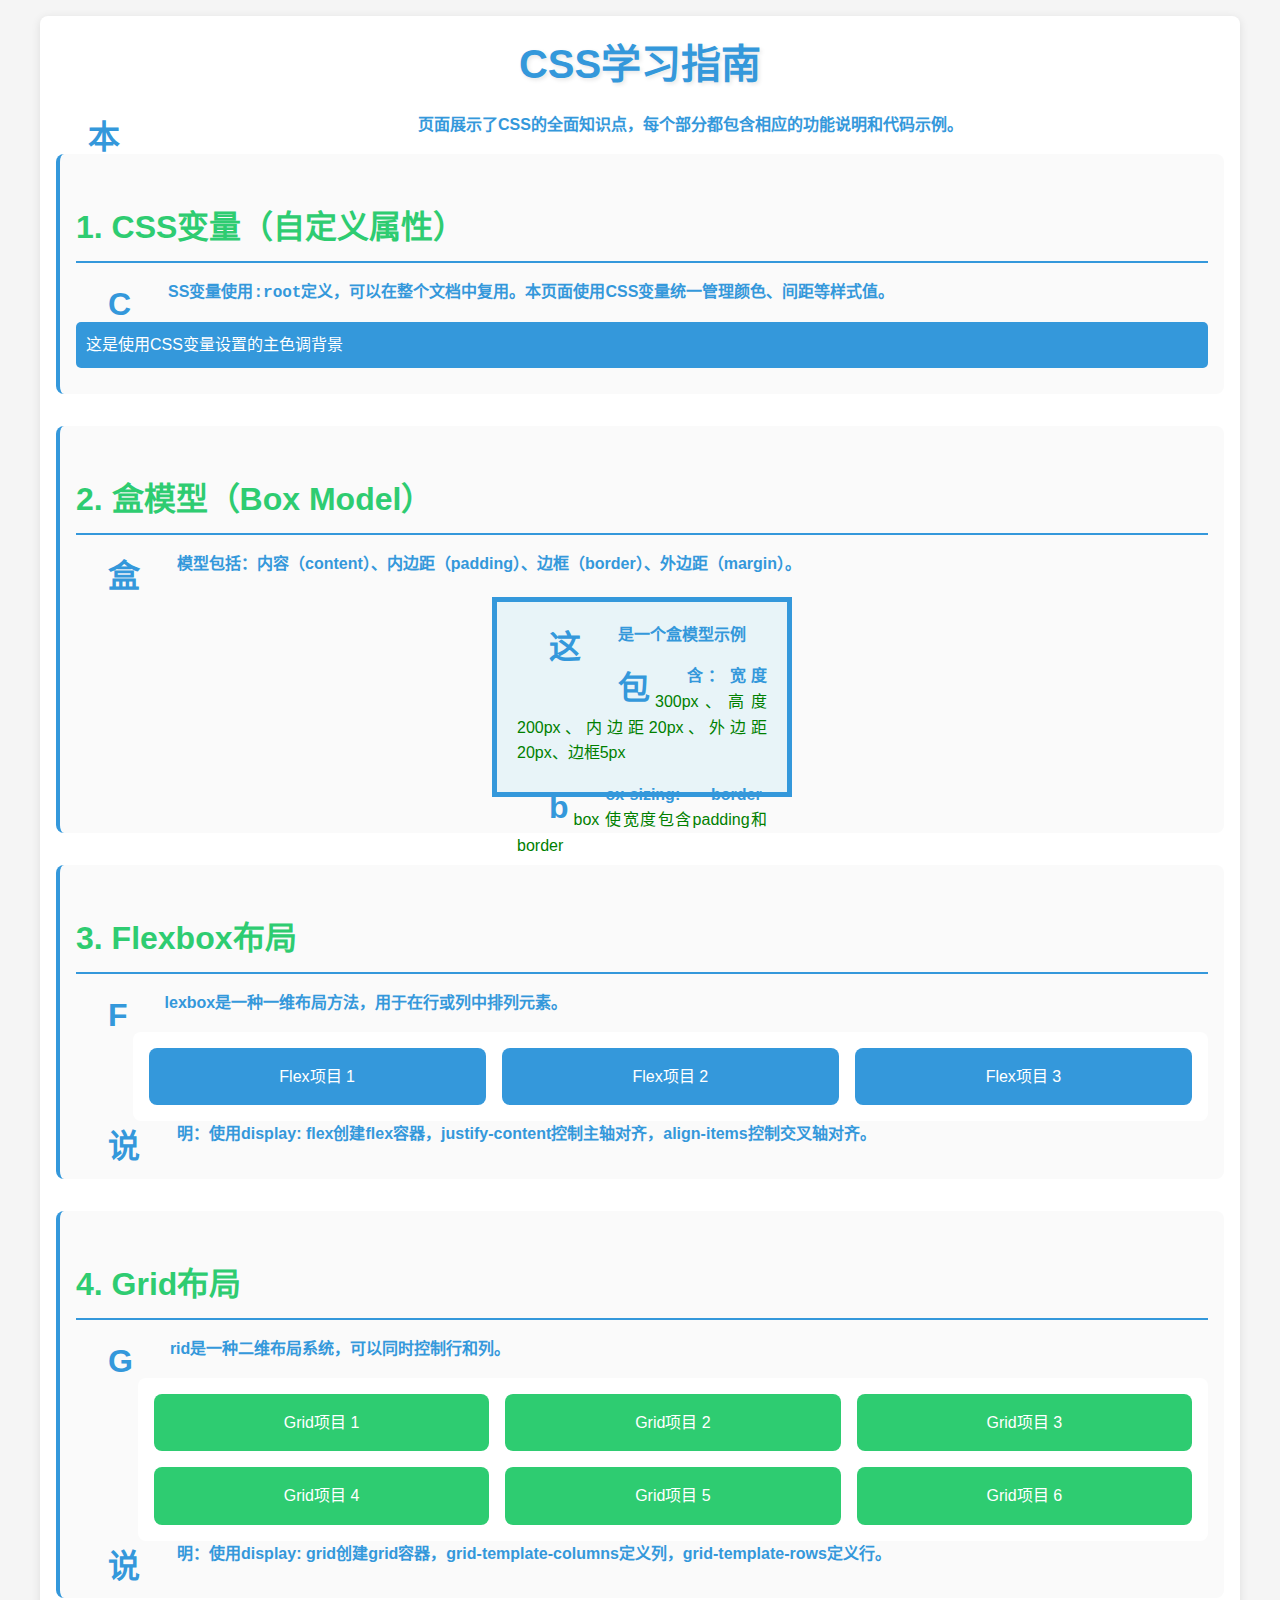
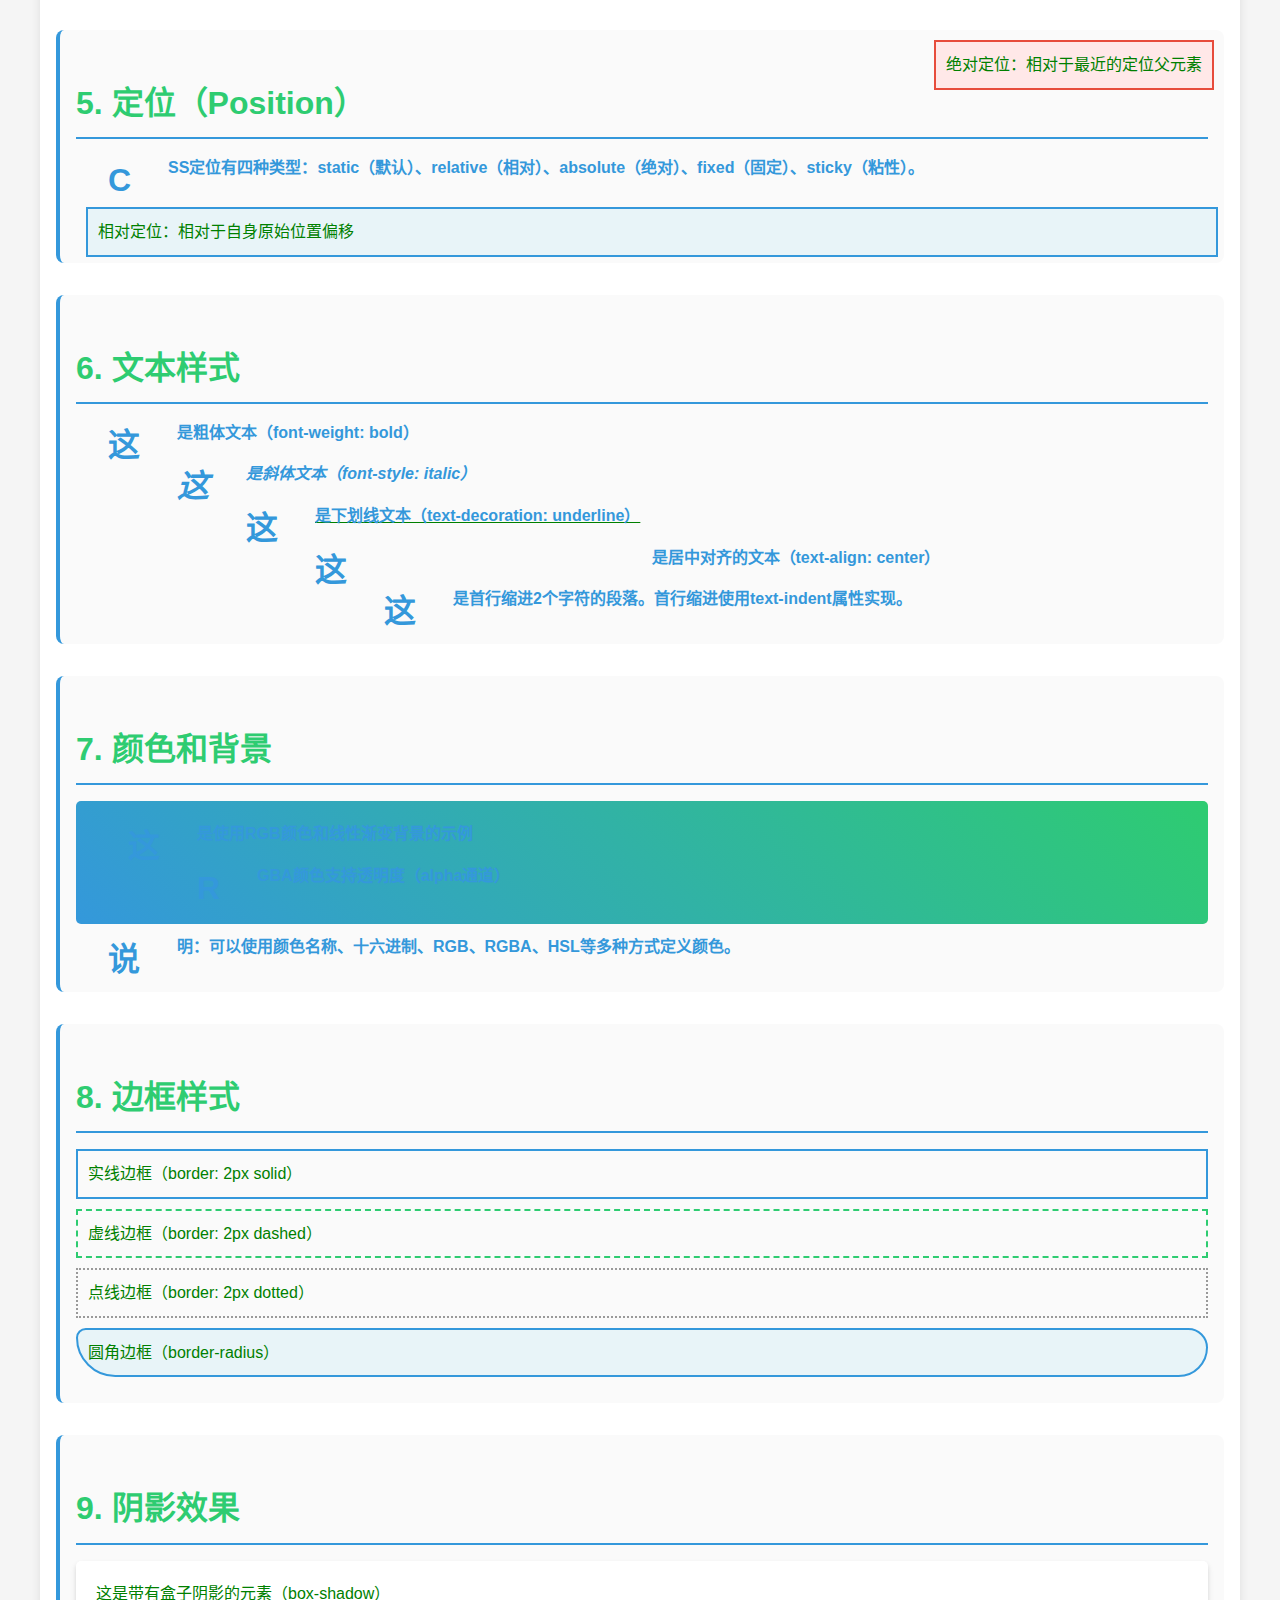
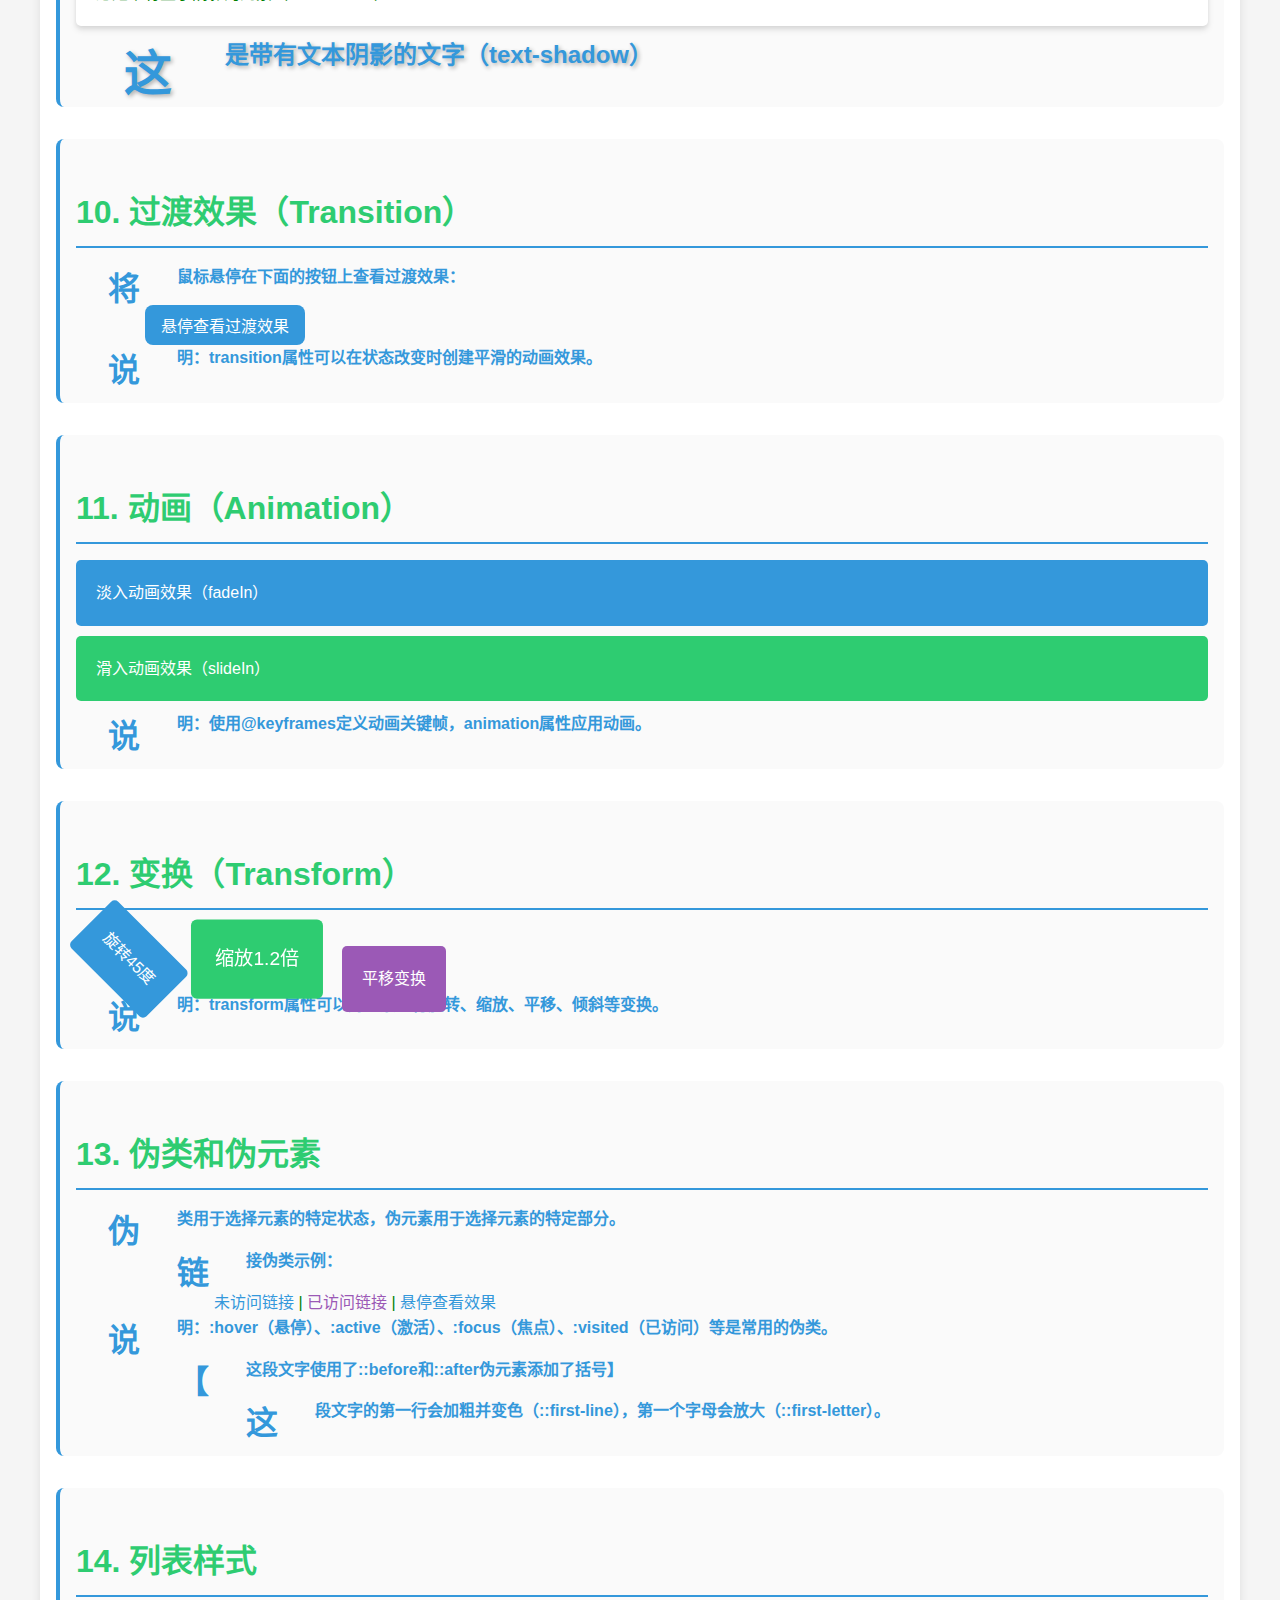
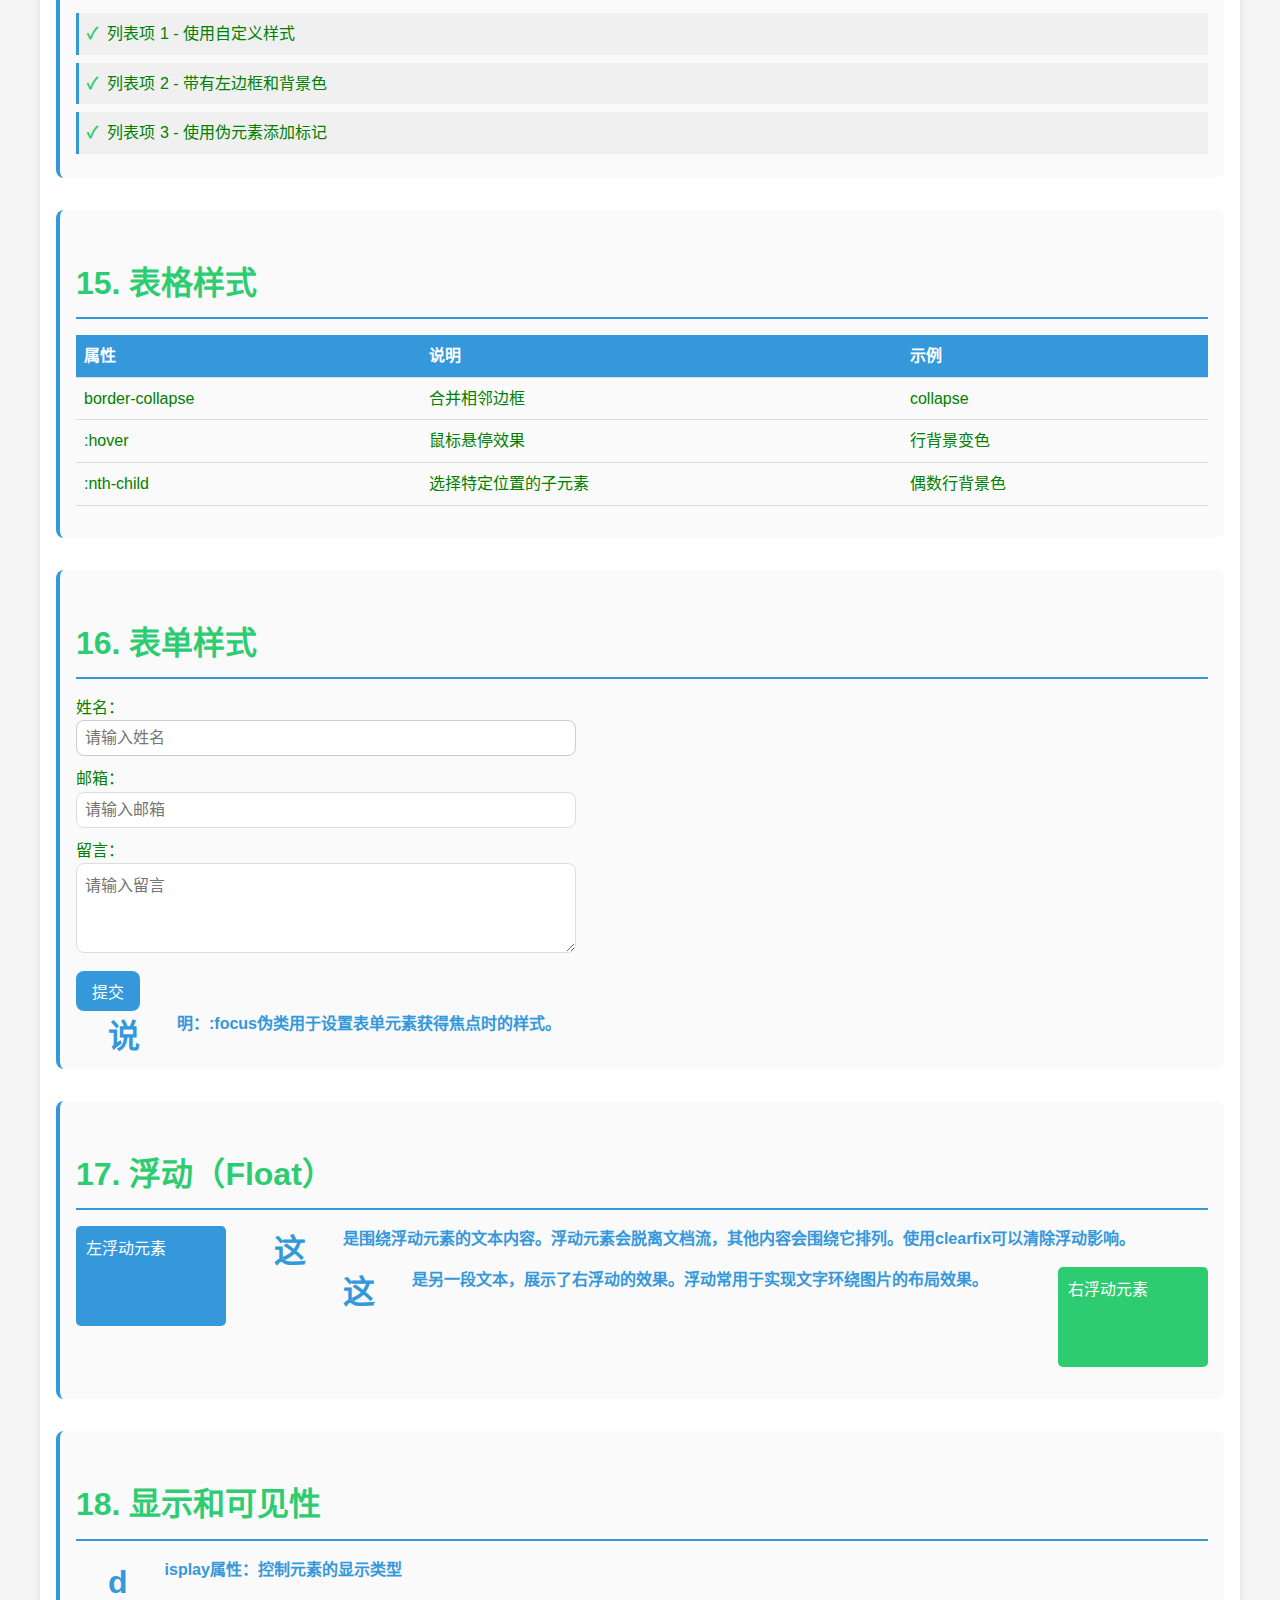
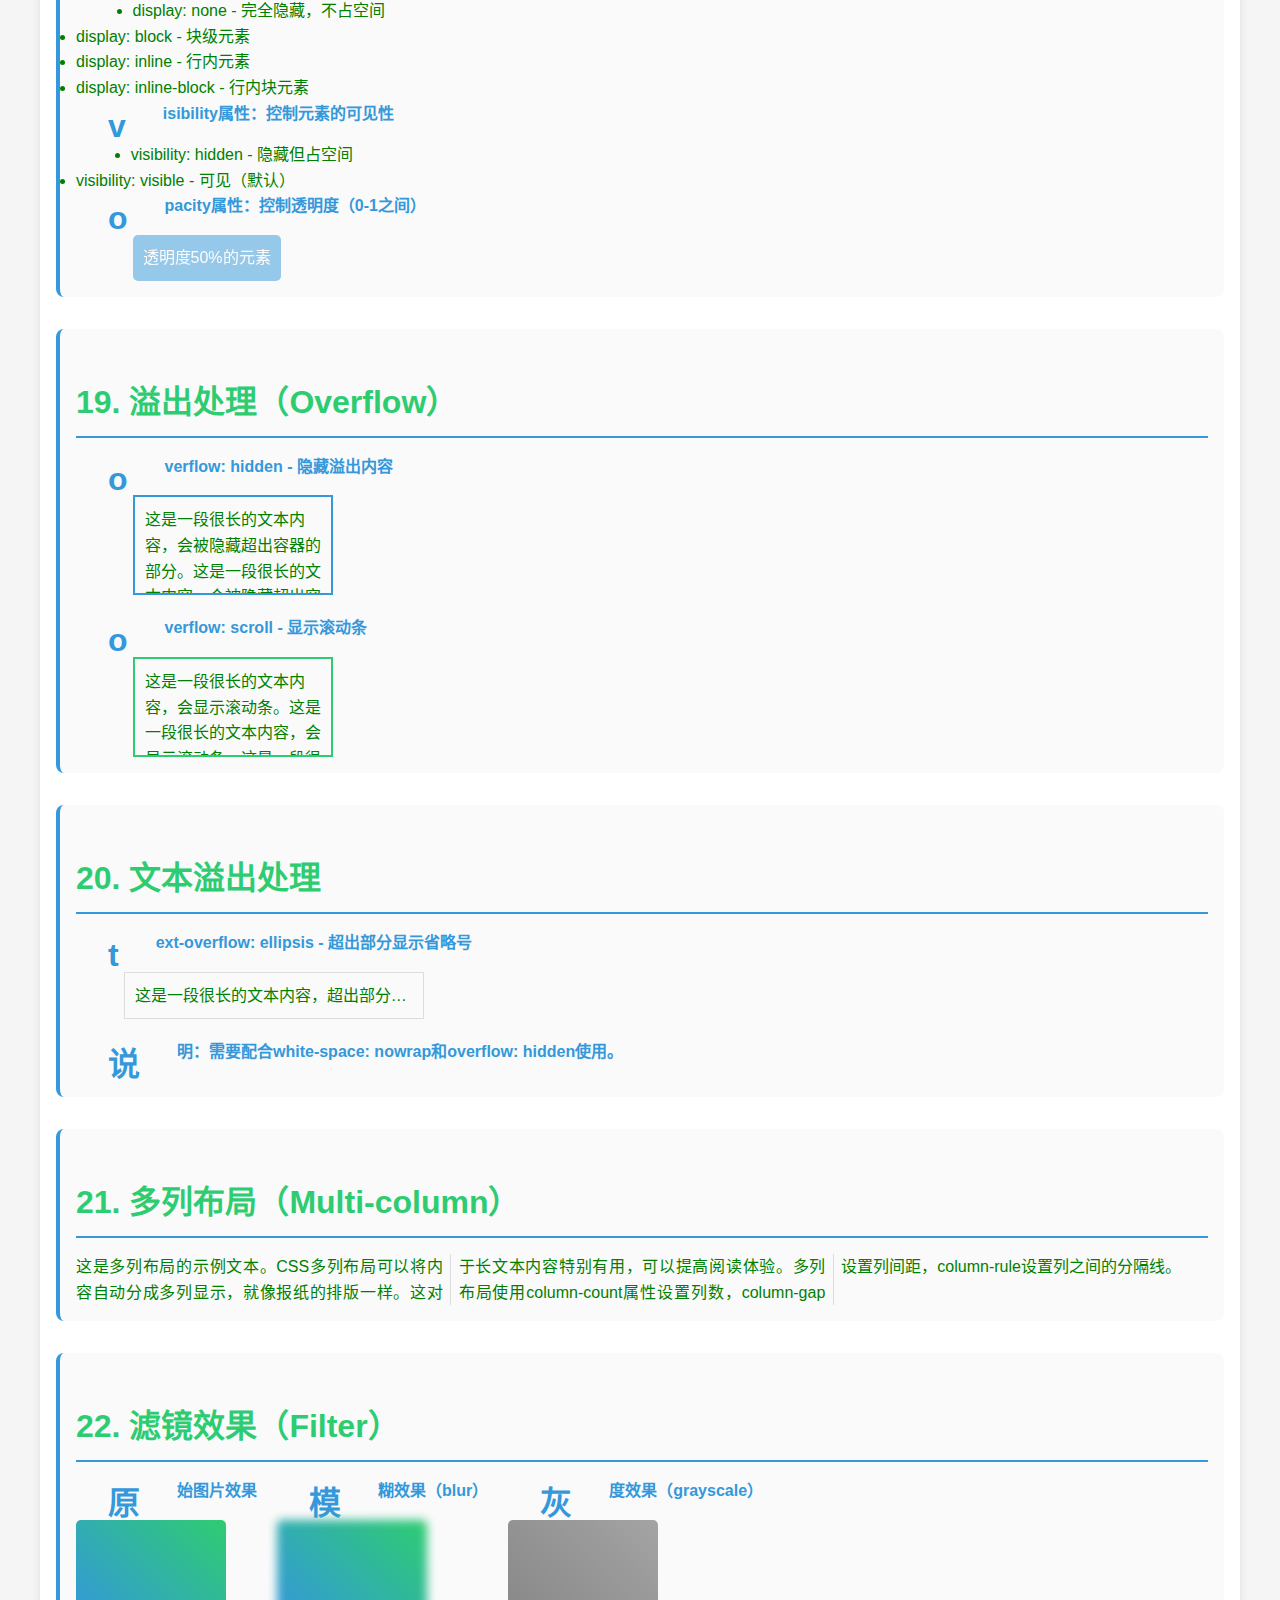
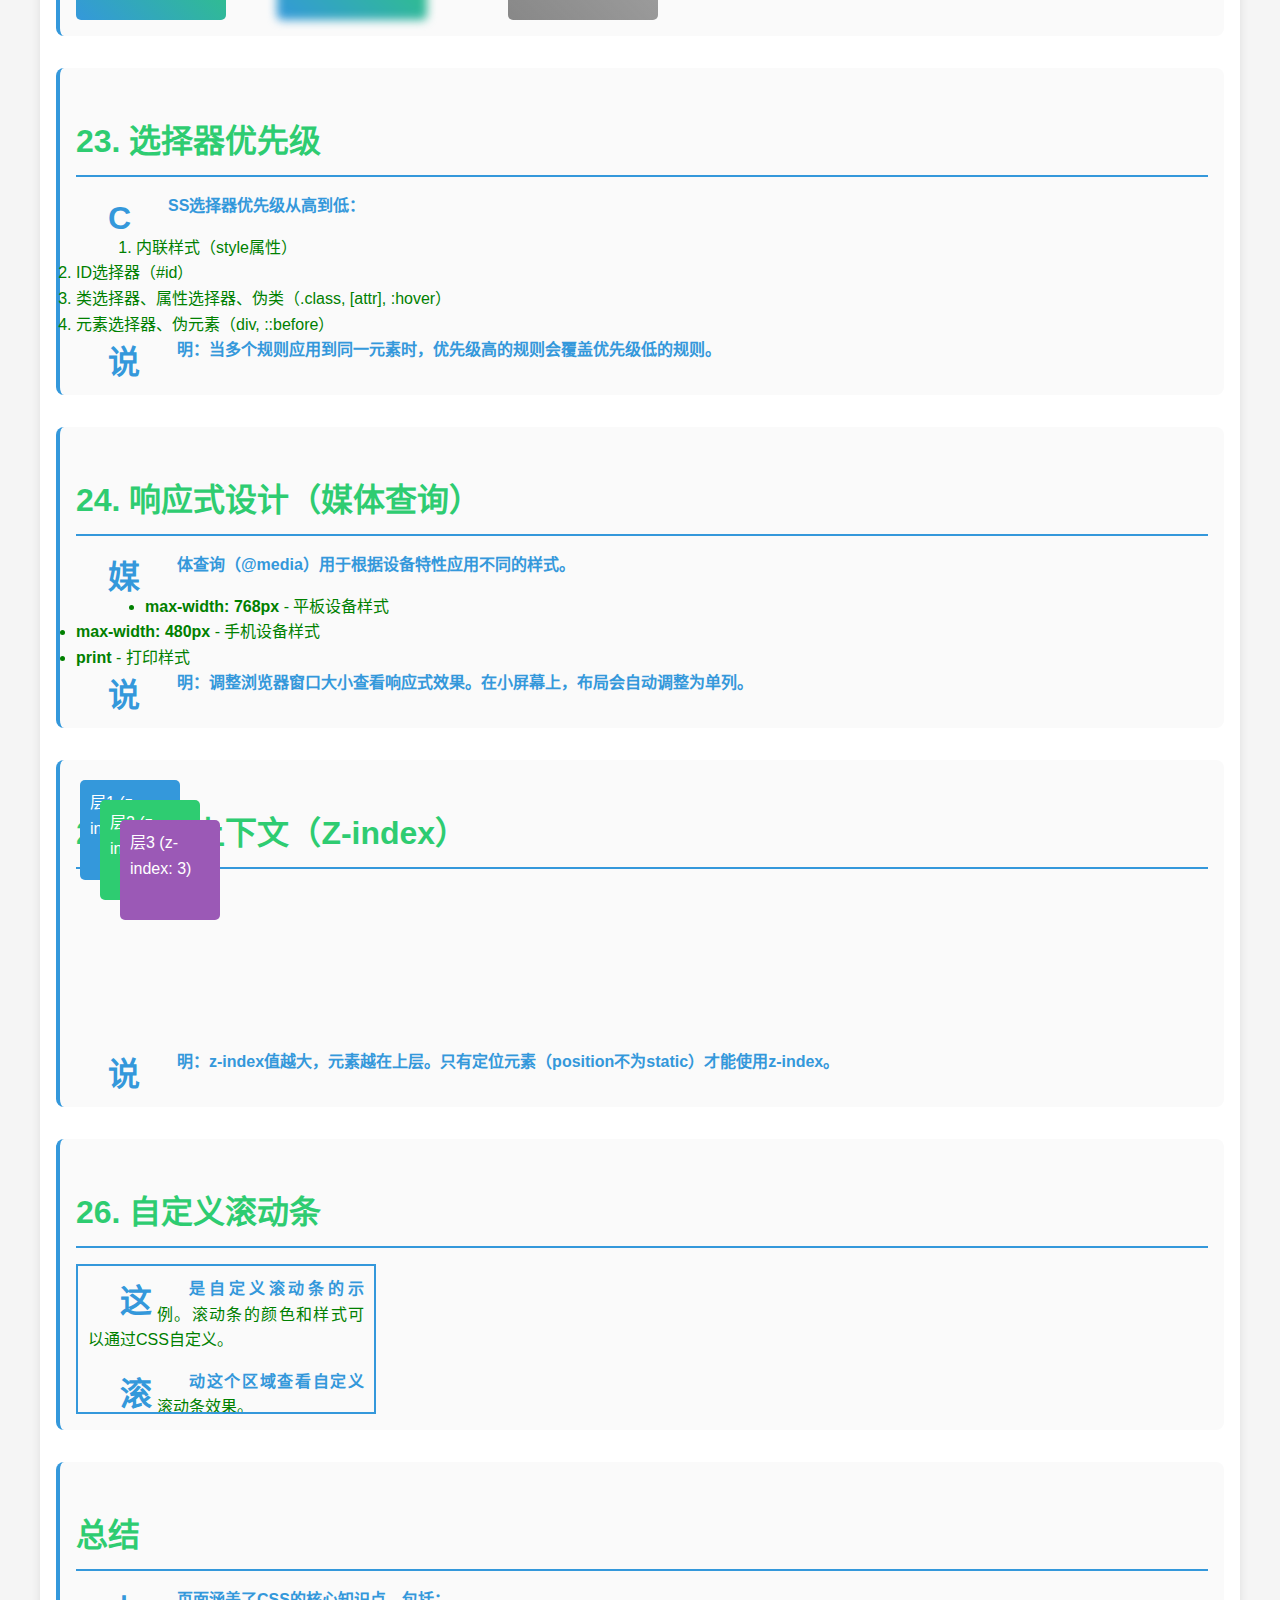
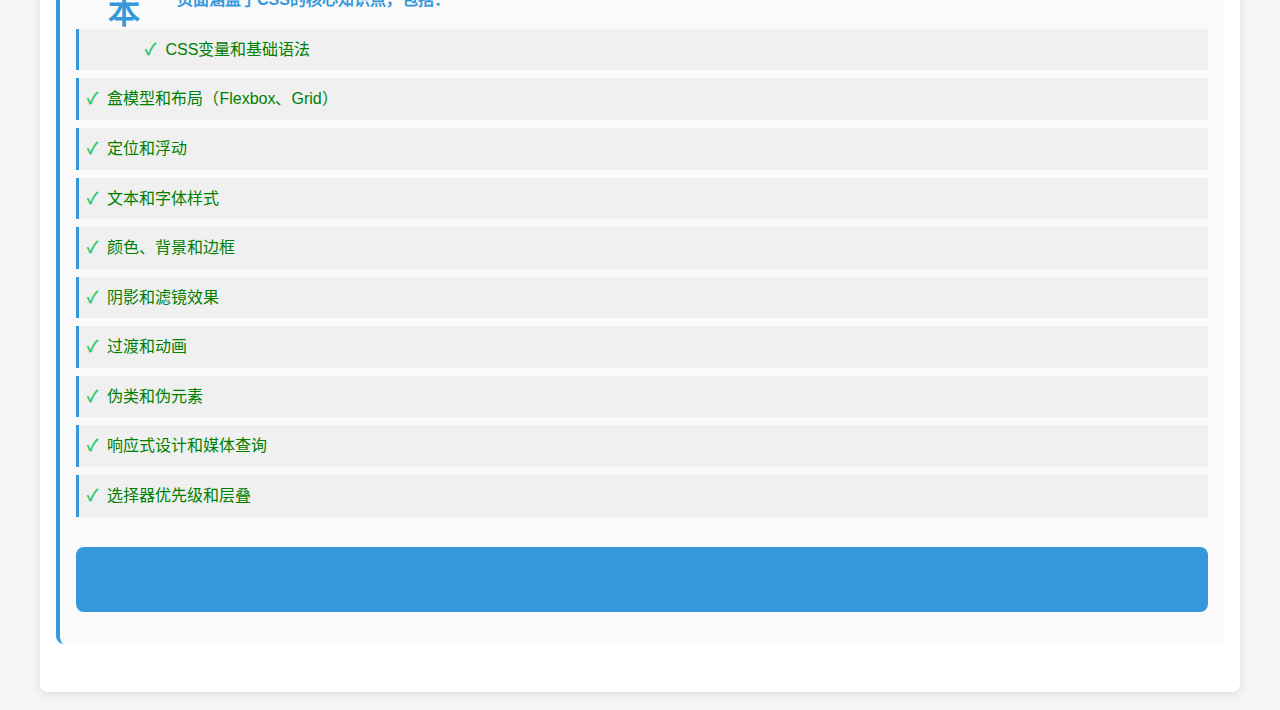
<file: 其他/CSS学习.html>
<!DOCTYPE html>
<html lang="zh-CN">
<head>
    <meta charset="UTF-8">
    <meta name="viewport" content="width=device-width, initial-scale=1.0">
    <title>CSS学习指南 - 全面系统知识点</title>
    <link rel="stylesheet" href="CSS学习.css">
</head>
<body>
    <div class="container">
        <h1>CSS学习指南</h1>
        <p class="text-center">本页面展示了CSS的全面知识点，每个部分都包含相应的功能说明和代码示例。</p>

        <!-- CSS变量和基础样式 -->
        <div class="section">
            <h2>1. CSS变量（自定义属性）</h2>
            <p>CSS变量使用<code>:root</code>定义，可以在整个文档中复用。本页面使用CSS变量统一管理颜色、间距等样式值。</p>
            <div style="background-color: var(--primary-color); color: white; padding: 10px; border-radius: 5px; margin: 10px 0;">
                这是使用CSS变量设置的主色调背景
            </div>
        </div>

        <!-- 盒模型 -->
        <div class="section">
            <h2>2. 盒模型（Box Model）</h2>
            <p>盒模型包括：内容（content）、内边距（padding）、边框（border）、外边距（margin）。</p>
            <div class="box-model">
                <p>这是一个盒模型示例</p>
                <p>包含：宽度300px、高度200px、内边距20px、外边距20px、边框5px</p>
                <p>box-sizing: border-box 使宽度包含padding和border</p>
            </div>
        </div>

        <!-- Flexbox布局 -->
        <div class="section">
            <h2>3. Flexbox布局</h2>
            <p>Flexbox是一种一维布局方法，用于在行或列中排列元素。</p>
            <div class="flex-container">
                <div class="flex-item">Flex项目 1</div>
                <div class="flex-item">Flex项目 2</div>
                <div class="flex-item">Flex项目 3</div>
            </div>
            <p><strong>说明：</strong>使用display: flex创建flex容器，justify-content控制主轴对齐，align-items控制交叉轴对齐。</p>
        </div>

        <!-- Grid布局 -->
        <div class="section">
            <h2>4. Grid布局</h2>
            <p>Grid是一种二维布局系统，可以同时控制行和列。</p>
            <div class="grid-container">
                <div class="grid-item">Grid项目 1</div>
                <div class="grid-item">Grid项目 2</div>
                <div class="grid-item">Grid项目 3</div>
                <div class="grid-item">Grid项目 4</div>
                <div class="grid-item">Grid项目 5</div>
                <div class="grid-item">Grid项目 6</div>
            </div>
            <p><strong>说明：</strong>使用display: grid创建grid容器，grid-template-columns定义列，grid-template-rows定义行。</p>
        </div>

        <!-- 定位 -->
        <div class="section" style="position: relative; min-height: 200px;">
            <h2>5. 定位（Position）</h2>
            <p>CSS定位有四种类型：static（默认）、relative（相对）、absolute（绝对）、fixed（固定）、sticky（粘性）。</p>
            <div class="position-relative" style="background-color: #e8f4f8; padding: 10px; border: 2px solid var(--primary-color);">
                相对定位：相对于自身原始位置偏移
            </div>
            <div style="position: absolute; top: 10px; right: 10px; background-color: #ffe8e8; padding: 10px; border: 2px solid #e74c3c;">
                绝对定位：相对于最近的定位父元素
            </div>
        </div>

        <!-- 文本样式 -->
        <div class="section">
            <h2>6. 文本样式</h2>
            <p class="text-bold">这是粗体文本（font-weight: bold）</p>
            <p class="text-italic">这是斜体文本（font-style: italic）</p>
            <p class="text-underline">这是下划线文本（text-decoration: underline）</p>
            <p class="text-center">这是居中对齐的文本（text-align: center）</p>
            <p style="text-indent: 2em;">这是首行缩进2个字符的段落。首行缩进使用text-indent属性实现。</p>
        </div>

        <!-- 颜色和背景 -->
        <div class="section">
            <h2>7. 颜色和背景</h2>
            <div class="color-demo" style="padding: 20px; margin: 10px 0; border-radius: 5px;">
                <p style="color: white;">这是使用RGB颜色和线性渐变背景的示例</p>
                <p style="color: rgba(255, 255, 255, 0.8);">RGBA颜色支持透明度（alpha通道）</p>
            </div>
            <p><strong>说明：</strong>可以使用颜色名称、十六进制、RGB、RGBA、HSL等多种方式定义颜色。</p>
        </div>

        <!-- 边框样式 -->
        <div class="section">
            <h2>8. 边框样式</h2>
            <div class="border-solid" style="padding: 10px; margin: 10px 0;">
                实线边框（border: 2px solid）
            </div>
            <div class="border-dashed" style="padding: 10px; margin: 10px 0;">
                虚线边框（border: 2px dashed）
            </div>
            <div class="border-dotted" style="padding: 10px; margin: 10px 0;">
                点线边框（border: 2px dotted）
            </div>
            <div class="border-radius" style="padding: 10px; margin: 10px 0; background-color: #e8f4f8; border: 2px solid var(--primary-color);">
                圆角边框（border-radius）
            </div>
        </div>

        <!-- 阴影效果 -->
        <div class="section">
            <h2>9. 阴影效果</h2>
            <div class="box-shadow" style="padding: 20px; margin: 10px 0; background-color: white; border-radius: 5px;">
                这是带有盒子阴影的元素（box-shadow）
            </div>
            <p class="text-shadow" style="font-size: 1.5em; color: var(--primary-color);">
                这是带有文本阴影的文字（text-shadow）
            </p>
        </div>

        <!-- 过渡效果 -->
        <div class="section">
            <h2>10. 过渡效果（Transition）</h2>
            <p>将鼠标悬停在下面的按钮上查看过渡效果：</p>
            <button class="transition">悬停查看过渡效果</button>
            <p><strong>说明：</strong>transition属性可以在状态改变时创建平滑的动画效果。</p>
        </div>

        <!-- 动画 -->
        <div class="section">
            <h2>11. 动画（Animation）</h2>
            <div class="animate-fadeIn" style="padding: 20px; background-color: var(--primary-color); color: white; border-radius: 5px; margin: 10px 0;">
                淡入动画效果（fadeIn）
            </div>
            <div class="animate-slideIn" style="padding: 20px; background-color: var(--secondary-color); color: white; border-radius: 5px; margin: 10px 0;">
                滑入动画效果（slideIn）
            </div>
            <p><strong>说明：</strong>使用@keyframes定义动画关键帧，animation属性应用动画。</p>
        </div>

        <!-- 变换 -->
        <div class="section">
            <h2>12. 变换（Transform）</h2>
            <div style="display: flex; gap: 20px; flex-wrap: wrap;">
                <div class="transform-rotate" style="padding: 20px; background-color: var(--primary-color); color: white; border-radius: 5px;">
                    旋转45度
                </div>
                <div class="transform-scale" style="padding: 20px; background-color: var(--secondary-color); color: white; border-radius: 5px;">
                    缩放1.2倍
                </div>
                <div class="transform-translate" style="padding: 20px; background-color: #9b59b6; color: white; border-radius: 5px;">
                    平移变换
                </div>
            </div>
            <p><strong>说明：</strong>transform属性可以对元素进行旋转、缩放、平移、倾斜等变换。</p>
        </div>

        <!-- 伪类和伪元素 -->
        <div class="section">
            <h2>13. 伪类和伪元素</h2>
            <p>伪类用于选择元素的特定状态，伪元素用于选择元素的特定部分。</p>
            <p><strong>链接伪类示例：</strong></p>
            <a href="#" class="link">未访问链接</a> | 
            <a href="#" class="link" style="color: #9b59b6;">已访问链接</a> | 
            <a href="#" class="link">悬停查看效果</a>
            <p><strong>说明：</strong>:hover（悬停）、:active（激活）、:focus（焦点）、:visited（已访问）等是常用的伪类。</p>
            <p class="element">这段文字使用了::before和::after伪元素添加了括号</p>
            <p>这段文字的第一行会加粗并变色（::first-line），第一个字母会放大（::first-letter）。</p>
        </div>

        <!-- 列表样式 -->
        <div class="section">
            <h2>14. 列表样式</h2>
            <ul class="custom-list">
                <li>列表项 1 - 使用自定义样式</li>
                <li>列表项 2 - 带有左边框和背景色</li>
                <li>列表项 3 - 使用伪元素添加标记</li>
            </ul>
        </div>

        <!-- 表格样式 -->
        <div class="section">
            <h2>15. 表格样式</h2>
            <table>
                <thead>
                    <tr>
                        <th>属性</th>
                        <th>说明</th>
                        <th>示例</th>
                    </tr>
                </thead>
                <tbody>
                    <tr>
                        <td>border-collapse</td>
                        <td>合并相邻边框</td>
                        <td>collapse</td>
                    </tr>
                    <tr>
                        <td>:hover</td>
                        <td>鼠标悬停效果</td>
                        <td>行背景变色</td>
                    </tr>
                    <tr>
                        <td>:nth-child</td>
                        <td>选择特定位置的子元素</td>
                        <td>偶数行背景色</td>
                    </tr>
                </tbody>
            </table>
        </div>

        <!-- 表单样式 -->
        <div class="section">
            <h2>16. 表单样式</h2>
            <form style="max-width: 500px;">
                <label for="name">姓名：</label>
                <input type="text" id="name" name="name" placeholder="请输入姓名">
                
                <label for="email" style="display: block; margin-top: 10px;">邮箱：</label>
                <input type="email" id="email" name="email" placeholder="请输入邮箱">
                
                <label for="message" style="display: block; margin-top: 10px;">留言：</label>
                <textarea id="message" name="message" rows="4" placeholder="请输入留言"></textarea>
                
                <button type="submit" style="margin-top: 10px;">提交</button>
            </form>
            <p><strong>说明：</strong>:focus伪类用于设置表单元素获得焦点时的样式。</p>
        </div>

        <!-- 浮动 -->
        <div class="section clearfix">
            <h2>17. 浮动（Float）</h2>
            <div class="float-left" style="width: 150px; height: 100px; background-color: var(--primary-color); color: white; padding: 10px; border-radius: 5px;">
                左浮动元素
            </div>
            <p>这是围绕浮动元素的文本内容。浮动元素会脱离文档流，其他内容会围绕它排列。使用clearfix可以清除浮动影响。</p>
            <div class="float-right" style="width: 150px; height: 100px; background-color: var(--secondary-color); color: white; padding: 10px; border-radius: 5px;">
                右浮动元素
            </div>
            <p>这是另一段文本，展示了右浮动的效果。浮动常用于实现文字环绕图片的布局效果。</p>
        </div>

        <!-- 显示和可见性 -->
        <div class="section">
            <h2>18. 显示和可见性</h2>
            <p><strong>display属性：</strong>控制元素的显示类型</p>
            <ul>
                <li>display: none - 完全隐藏，不占空间</li>
                <li>display: block - 块级元素</li>
                <li>display: inline - 行内元素</li>
                <li>display: inline-block - 行内块元素</li>
            </ul>
            <p><strong>visibility属性：</strong>控制元素的可见性</p>
            <ul>
                <li>visibility: hidden - 隐藏但占空间</li>
                <li>visibility: visible - 可见（默认）</li>
            </ul>
            <p><strong>opacity属性：</strong>控制透明度（0-1之间）</p>
            <div style="opacity: 0.5; background-color: var(--primary-color); color: white; padding: 10px; border-radius: 5px; display: inline-block;">
                透明度50%的元素
            </div>
        </div>

        <!-- 溢出处理 -->
        <div class="section">
            <h2>19. 溢出处理（Overflow）</h2>
            <p><strong>overflow: hidden</strong> - 隐藏溢出内容</p>
            <div class="overflow-hidden" style="width: 200px; height: 100px; border: 2px solid var(--primary-color); padding: 10px;">
                这是一段很长的文本内容，会被隐藏超出容器的部分。这是一段很长的文本内容，会被隐藏超出容器的部分。
            </div>
            <p style="margin-top: 20px;"><strong>overflow: scroll</strong> - 显示滚动条</p>
            <div class="overflow-scroll" style="width: 200px; height: 100px; border: 2px solid var(--secondary-color); padding: 10px;">
                这是一段很长的文本内容，会显示滚动条。这是一段很长的文本内容，会显示滚动条。这是一段很长的文本内容，会显示滚动条。
            </div>
        </div>

        <!-- 文本溢出 -->
        <div class="section">
            <h2>20. 文本溢出处理</h2>
            <p><strong>text-overflow: ellipsis</strong> - 超出部分显示省略号</p>
            <div class="text-ellipsis" style="width: 300px; border: 1px solid #ddd; padding: 10px;">
                这是一段很长的文本内容，超出部分会显示省略号...
            </div>
            <p style="margin-top: 20px;"><strong>说明：</strong>需要配合white-space: nowrap和overflow: hidden使用。</p>
        </div>

        <!-- 多列布局 -->
        <div class="section">
            <h2>21. 多列布局（Multi-column）</h2>
            <div class="multi-column" style="text-align: justify;">
                这是多列布局的示例文本。CSS多列布局可以将内容自动分成多列显示，就像报纸的排版一样。这对于长文本内容特别有用，可以提高阅读体验。多列布局使用column-count属性设置列数，column-gap设置列间距，column-rule设置列之间的分隔线。
            </div>
        </div>

        <!-- 滤镜效果 -->
        <div class="section">
            <h2>22. 滤镜效果（Filter）</h2>
            <div style="display: flex; gap: 20px; flex-wrap: wrap;">
                <div>
                    <p>原始图片效果</p>
                    <div style="width: 150px; height: 100px; background: linear-gradient(45deg, var(--primary-color), var(--secondary-color)); border-radius: 5px;"></div>
                </div>
                <div>
                    <p>模糊效果（blur）</p>
                    <div class="filter-blur" style="width: 150px; height: 100px; background: linear-gradient(45deg, var(--primary-color), var(--secondary-color)); border-radius: 5px;"></div>
                </div>
                <div>
                    <p>灰度效果（grayscale）</p>
                    <div class="filter-grayscale" style="width: 150px; height: 100px; background: linear-gradient(45deg, var(--primary-color), var(--secondary-color)); border-radius: 5px;"></div>
                </div>
            </div>
        </div>

        <!-- 选择器优先级 -->
        <div class="section">
            <h2>23. 选择器优先级</h2>
            <p>CSS选择器优先级从高到低：</p>
            <ol>
                <li>内联样式（style属性）</li>
                <li>ID选择器（#id）</li>
                <li>类选择器、属性选择器、伪类（.class, [attr], :hover）</li>
                <li>元素选择器、伪元素（div, ::before）</li>
            </ol>
            <p><strong>说明：</strong>当多个规则应用到同一元素时，优先级高的规则会覆盖优先级低的规则。</p>
        </div>

        <!-- 响应式设计 -->
        <div class="section">
            <h2>24. 响应式设计（媒体查询）</h2>
            <p>媒体查询（@media）用于根据设备特性应用不同的样式。</p>
            <ul>
                <li><strong>max-width: 768px</strong> - 平板设备样式</li>
                <li><strong>max-width: 480px</strong> - 手机设备样式</li>
                <li><strong>print</strong> - 打印样式</li>
            </ul>
            <p><strong>说明：</strong>调整浏览器窗口大小查看响应式效果。在小屏幕上，布局会自动调整为单列。</p>
        </div>

        <!-- 层叠上下文 -->
        <div class="section" style="position: relative; min-height: 150px;">
            <h2>25. 层叠上下文（Z-index）</h2>
            <div class="layer-1" style="position: absolute; top: 20px; left: 20px; width: 100px; height: 100px; background-color: var(--primary-color); color: white; padding: 10px; border-radius: 5px;">
                层1 (z-index: 1)
            </div>
            <div class="layer-2" style="position: absolute; top: 40px; left: 40px; width: 100px; height: 100px; background-color: var(--secondary-color); color: white; padding: 10px; border-radius: 5px;">
                层2 (z-index: 2)
            </div>
            <div class="layer-3" style="position: absolute; top: 60px; left: 60px; width: 100px; height: 100px; background-color: #9b59b6; color: white; padding: 10px; border-radius: 5px;">
                层3 (z-index: 3)
            </div>
            <p style="margin-top: 180px;"><strong>说明：</strong>z-index值越大，元素越在上层。只有定位元素（position不为static）才能使用z-index。</p>
        </div>

        <!-- 自定义滚动条 -->
        <div class="section">
            <h2>26. 自定义滚动条</h2>
            <div class="custom-scrollbar" style="width: 300px; height: 150px; overflow-y: scroll; border: 2px solid var(--primary-color); padding: 10px;">
                <p>这是自定义滚动条的示例。滚动条的颜色和样式可以通过CSS自定义。</p>
                <p>滚动这个区域查看自定义滚动条效果。</p>
                <p>使用::-webkit-scrollbar伪元素可以自定义滚动条的样式。</p>
                <p>这是更多内容，用于演示滚动效果。</p>
                <p>继续滚动查看更多内容。</p>
            </div>
        </div>

        <!-- 总结 -->
        <div class="section">
            <h2>总结</h2>
            <p>本页面涵盖了CSS的核心知识点，包括：</p>
            <ul class="custom-list">
                <li>CSS变量和基础语法</li>
                <li>盒模型和布局（Flexbox、Grid）</li>
                <li>定位和浮动</li>
                <li>文本和字体样式</li>
                <li>颜色、背景和边框</li>
                <li>阴影和滤镜效果</li>
                <li>过渡和动画</li>
                <li>伪类和伪元素</li>
                <li>响应式设计和媒体查询</li>
                <li>选择器优先级和层叠</li>
            </ul>
            <p class="text-center" style="margin-top: 30px; padding: 20px; background-color: var(--primary-color); color: white; border-radius: var(--border-radius);">
                <strong>继续学习CSS，掌握更多高级技巧！</strong>
            </p>
        </div>
    </div>
</body>
</html>
</file>
<file: CSS学习.css>
/* ============================================
   CSS学习指南 - 全面系统知识点
   ============================================ */

/* ========== 1. CSS变量（自定义属性） ========== */
:root {
    /* 定义CSS变量，可以在整个文档中复用 */
    --primary-color: #3498db;        /* 主色调 */
    --secondary-color: #2ecc71;      /* 次色调 */
    --text-color: #333333;           /* 文本颜色 */
    --bg-color: #f5f5f5;             /* 背景颜色 */
    --spacing-unit: 16px;            /* 间距单位 */
    --border-radius: 8px;             /* 圆角大小 */
    --transition-speed: 0.3s;         /* 过渡速度 */
}

/* ========== 2. 通用重置和基础样式 ========== */
* {
    /* 通配符选择器，选择所有元素 */
    margin: 0;                       /* 外边距重置为0 */
    padding: 0;                      /* 内边距重置为0 */
    box-sizing: border-box;          /* 盒模型：宽度包含padding和border */
}

body {
    /* 选择body元素 */
    font-family: 'Arial', 'Microsoft YaHei', sans-serif;  /* 字体族 */
    font-size: 16px;                 /* 字体大小 */
    line-height: 1.6;                /* 行高（1.6倍字体大小） */
    color: var(--text-color);        /* 使用CSS变量设置文本颜色 */
    background-color: var(--bg-color); /* 使用CSS变量设置背景颜色 */
    padding: var(--spacing-unit);     /* 使用CSS变量设置内边距 */
}

/* ========== 3. 标题样式 ========== */
h1 {
    /* 选择所有h1元素 */
    color: var(--primary-color);     /* 使用变量设置颜色 */
    font-size: 2.5em;                /* 字体大小（2.5倍基础大小） */
    margin-bottom: var(--spacing-unit); /* 下外边距 */
    text-align: center;              /* 文本居中对齐 */
    text-shadow: 2px 2px 4px rgba(0,0,0,0.1); /* 文本阴影：水平偏移 垂直偏移 模糊半径 颜色 */
}

h2 {
    /* 选择所有h2元素 */
    color: var(--secondary-color);   /* 使用变量设置颜色 */
    font-size: 2em;                  /* 字体大小 */
    margin-top: calc(var(--spacing-unit) * 2); /* 使用calc()计算上外边距 */
    margin-bottom: var(--spacing-unit); /* 下外边距 */
    border-bottom: 2px solid var(--primary-color); /* 底部边框：宽度 样式 颜色 */
    padding-bottom: calc(var(--spacing-unit) / 2); /* 底部内边距 */
}

h3 {
    /* 选择所有h3元素 */
    color: #555;                     /* 颜色值（十六进制） */
    font-size: 1.5em;                /* 字体大小 */
    margin-top: var(--spacing-unit); /* 上外边距 */
    margin-bottom: calc(var(--spacing-unit) / 2); /* 下外边距 */
}

/* ========== 4. 容器和布局 ========== */
.container {
    /* 类选择器，选择class="container"的元素 */
    max-width: 1200px;               /* 最大宽度 */
    margin: 0 auto;                  /* 水平居中：上下0，左右自动 */
    padding: var(--spacing-unit);    /* 内边距 */
    background-color: white;         /* 背景颜色 */
    border-radius: var(--border-radius); /* 圆角 */
    box-shadow: 0 2px 10px rgba(0,0,0,0.1); /* 盒子阴影：水平偏移 垂直偏移 模糊半径 颜色 */
}

.section {
    /* 选择class="section"的元素 */
    margin-bottom: calc(var(--spacing-unit) * 2); /* 下外边距 */
    padding: var(--spacing-unit);    /* 内边距 */
    background-color: #fafafa;       /* 背景颜色 */
    border-left: 4px solid var(--primary-color); /* 左边框：宽度 样式 颜色 */
    border-radius: var(--border-radius); /* 圆角 */
}

/* ========== 5. 文本样式 ========== */
p {
    /* 选择所有p元素 */
    margin-bottom: var(--spacing-unit); /* 下外边距 */
    text-align: justify;             /* 文本两端对齐 */
    text-indent: 2em;                /* 首行缩进（2个字符宽度） */
}

.text-bold {
    /* 选择class="text-bold"的元素 */
    font-weight: bold;               /* 字体粗细：粗体 */
}

.text-italic {
    /* 选择class="text-italic"的元素 */
    font-style: italic;              /* 字体样式：斜体 */
}

.text-underline {
    /* 选择class="text-underline"的元素 */
    text-decoration: underline;     /* 文本装饰：下划线 */
}

.text-center {
    /* 选择class="text-center"的元素 */
    text-align: center;              /* 文本居中对齐 */
}

/* ========== 6. 盒模型演示 ========== */
.box-model {
    /* 选择class="box-model"的元素 */
    width: 300px;                    /* 宽度 */
    height: 200px;                   /* 高度 */
    padding: 20px;                   /* 内边距（四个方向） */
    margin: 20px auto;               /* 外边距：上下20px，左右自动（居中） */
    border: 5px solid var(--primary-color); /* 边框：宽度 样式 颜色 */
    background-color: #e8f4f8;       /* 背景颜色 */
    box-sizing: border-box;          /* 盒模型：宽度包含padding和border */
}

/* ========== 7. Flexbox布局 ========== */
.flex-container {
    /* 选择class="flex-container"的元素 */
    display: flex;                   /* 设置为flex布局 */
    flex-direction: row;             /* 主轴方向：行（水平） */
    justify-content: space-between;  /* 主轴对齐方式：两端对齐 */
    align-items: center;             /* 交叉轴对齐方式：居中对齐 */
    flex-wrap: wrap;                 /* 是否换行：允许换行 */
    gap: var(--spacing-unit);        /* 子元素之间的间距 */
    padding: var(--spacing-unit);    /* 内边距 */
    background-color: #fff;          /* 背景颜色 */
    border-radius: var(--border-radius); /* 圆角 */
}

.flex-item {
    /* 选择class="flex-item"的元素 */
    flex: 1;                         /* flex属性：增长比例 收缩比例 基础大小 */
    min-width: 200px;                /* 最小宽度 */
    padding: var(--spacing-unit);    /* 内边距 */
    background-color: var(--primary-color); /* 背景颜色 */
    color: white;                    /* 文本颜色 */
    border-radius: var(--border-radius); /* 圆角 */
    text-align: center;              /* 文本居中 */
}

/* ========== 8. Grid布局 ========== */
.grid-container {
    /* 选择class="grid-container"的元素 */
    display: grid;                   /* 设置为grid布局 */
    grid-template-columns: repeat(3, 1fr); /* 列模板：重复3次，每列1fr（等分） */
    grid-template-rows: auto;        /* 行模板：自动高度 */
    gap: var(--spacing-unit);        /* 网格间距 */
    padding: var(--spacing-unit);    /* 内边距 */
    background-color: #fff;          /* 背景颜色 */
    border-radius: var(--border-radius); /* 圆角 */
}

.grid-item {
    /* 选择class="grid-item"的元素 */
    padding: var(--spacing-unit);    /* 内边距 */
    background-color: var(--secondary-color); /* 背景颜色 */
    color: white;                    /* 文本颜色 */
    border-radius: var(--border-radius); /* 圆角 */
    text-align: center;              /* 文本居中 */
}

/* ========== 9. 定位（Position） ========== */
.position-relative {
    /* 选择class="position-relative"的元素 */
    position: relative;              /* 相对定位：相对于自身原始位置 */
    top: 10px;                       /* 距离顶部10px */
    left: 10px;                      /* 距离左边10px */
}

.position-absolute {
    /* 选择class="position-absolute"的元素 */
    position: absolute;              /* 绝对定位：相对于最近的定位父元素 */
    top: 0;                          /* 距离顶部0 */
    right: 0;                        /* 距离右边0 */
}

.position-fixed {
    /* 选择class="position-fixed"的元素 */
    position: fixed;                 /* 固定定位：相对于视口 */
    bottom: 20px;                    /* 距离底部20px */
    right: 20px;                     /* 距离右边20px */
    z-index: 1000;                   /* 层叠顺序：数值越大越在上层 */
}

.position-sticky {
    /* 选择class="position-sticky"的元素 */
    position: sticky;                /* 粘性定位：滚动到阈值时固定 */
    top: 0;                          /* 距离顶部0时触发 */
    background-color: white;         /* 背景颜色 */
    z-index: 100;                    /* 层叠顺序 */
}

/* ========== 10. 颜色和背景 ========== */
.color-demo {
    /* 选择class="color-demo"的元素 */
    color: rgb(255, 0, 0);           /* RGB颜色值：红 绿 蓝 */
    background-color: rgba(0, 0, 255, 0.5); /* RGBA颜色值：红 绿 蓝 透明度 */
    background-image: linear-gradient(45deg, #3498db, #2ecc71); /* 背景图片：线性渐变（角度 颜色1 颜色2） */
    background-size: cover;          /* 背景大小：覆盖整个元素 */
    background-position: center;     /* 背景位置：居中 */
    background-repeat: no-repeat;    /* 背景重复：不重复 */
}

/* ========== 11. 边框样式 ========== */
.border-solid {
    /* 选择class="border-solid"的元素 */
    border: 2px solid var(--primary-color); /* 边框：宽度 样式（实线） 颜色 */
}

.border-dashed {
    /* 选择class="border-dashed"的元素 */
    border: 2px dashed var(--secondary-color); /* 边框：宽度 样式（虚线） 颜色 */
}

.border-dotted {
    /* 选择class="border-dotted"的元素 */
    border: 2px dotted #999;         /* 边框：宽度 样式（点线） 颜色 */
}

.border-radius {
    /* 选择class="border-radius"的元素 */
    border-radius: var(--border-radius); /* 圆角：四个角 */
    border-radius: 10px 20px 30px 40px; /* 圆角：分别设置四个角（顺时针） */
}

/* ========== 12. 阴影效果 ========== */
.box-shadow {
    /* 选择class="box-shadow"的元素 */
    box-shadow: 0 4px 6px rgba(0, 0, 0, 0.1); /* 盒子阴影：水平偏移 垂直偏移 模糊半径 颜色 */
    box-shadow: 0 4px 6px rgba(0, 0, 0, 0.1), 0 2px 4px rgba(0, 0, 0, 0.06); /* 多重阴影 */
}

.text-shadow {
    /* 选择class="text-shadow"的元素 */
    text-shadow: 2px 2px 4px rgba(0, 0, 0, 0.3); /* 文本阴影：水平偏移 垂直偏移 模糊半径 颜色 */
}

/* ========== 13. 过渡效果（Transition） ========== */
.transition {
    /* 选择class="transition"的元素 */
    transition: all var(--transition-speed) ease; /* 过渡：属性 持续时间 时间函数 */
    transition-property: background-color, color; /* 过渡属性：背景颜色和文本颜色 */
    transition-duration: 0.3s;       /* 过渡持续时间 */
    transition-timing-function: ease-in-out; /* 过渡时间函数：缓入缓出 */
    transition-delay: 0.1s;          /* 过渡延迟 */
}

.transition:hover {
    /* 伪类选择器：鼠标悬停时的状态 */
    background-color: var(--primary-color); /* 背景颜色变化 */
    color: white;                    /* 文本颜色变化 */
    transform: scale(1.05);          /* 变换：缩放（1.05倍） */
}

/* ========== 14. 动画（Animation） ========== */
@keyframes fadeIn {
    /* 定义动画关键帧：淡入效果 */
    from {
        opacity: 0;                  /* 起始状态：透明度0（完全透明） */
        transform: translateY(-20px); /* 变换：垂直向上移动20px */
    }
    to {
        opacity: 1;                  /* 结束状态：透明度1（完全不透明） */
        transform: translateY(0);    /* 变换：回到原位置 */
    }
}

@keyframes slideIn {
    /* 定义动画关键帧：滑入效果 */
    0% {
        transform: translateX(-100%); /* 0%：水平向左移动100%（完全在左侧外） */
        opacity: 0;                  /* 透明度0 */
    }
    50% {
        opacity: 0.5;                /* 50%：透明度0.5 */
    }
    100% {
        transform: translateX(0);    /* 100%：回到原位置 */
        opacity: 1;                  /* 透明度1 */
    }
}

.animate-fadeIn {
    /* 选择class="animate-fadeIn"的元素 */
    animation: fadeIn 1s ease-in-out; /* 动画：名称 持续时间 时间函数 */
    animation-fill-mode: both;       /* 动画填充模式：保持起始和结束状态 */
}

.animate-slideIn {
    /* 选择class="animate-slideIn"的元素 */
    animation: slideIn 1.5s ease-out; /* 动画：名称 持续时间 时间函数 */
    animation-delay: 0.2s;           /* 动画延迟 */
    animation-iteration-count: 1;    /* 动画迭代次数：1次 */
}

/* ========== 15. 变换（Transform） ========== */
.transform-rotate {
    /* 选择class="transform-rotate"的元素 */
    transform: rotate(45deg);        /* 变换：旋转45度 */
}

.transform-scale {
    /* 选择class="transform-scale"的元素 */
    transform: scale(1.2);           /* 变换：缩放1.2倍 */
}

.transform-translate {
    /* 选择class="transform-translate"的元素 */
    transform: translate(10px, 20px); /* 变换：平移（水平10px，垂直20px） */
}

.transform-skew {
    /* 选择class="transform-skew"的元素 */
    transform: skew(10deg, 5deg);    /* 变换：倾斜（水平10度，垂直5度） */
}

.transform-combined {
    /* 选择class="transform-combined"的元素 */
    transform: rotate(45deg) scale(1.1) translate(10px, 10px); /* 组合变换：旋转 缩放 平移 */
}

/* ========== 16. 伪类和伪元素 ========== */
.link {
    /* 选择class="link"的元素 */
    color: var(--primary-color);     /* 文本颜色 */
    text-decoration: none;           /* 去除下划线 */
}

.link:link {
    /* 伪类：未访问的链接 */
    color: var(--primary-color);     /* 颜色 */
}

.link:visited {
    /* 伪类：已访问的链接 */
    color: #9b59b6;                  /* 颜色：紫色 */
}

.link:hover {
    /* 伪类：鼠标悬停 */
    color: var(--secondary-color);   /* 颜色变化 */
    text-decoration: underline;     /* 添加下划线 */
}

.link:active {
    /* 伪类：激活状态（点击时） */
    color: #e74c3c;                  /* 颜色：红色 */
}

.link:focus {
    /* 伪类：获得焦点时 */
    outline: 2px solid var(--primary-color); /* 轮廓：宽度 样式 颜色 */
    outline-offset: 2px;             /* 轮廓偏移 */
}

p::first-line {
    /* 伪元素：段落的第一行 */
    font-weight: bold;               /* 字体粗细：粗体 */
    color: var(--primary-color);     /* 颜色 */
}

p::first-letter {
    /* 伪元素：段落的第一个字母 */
    font-size: 2em;                  /* 字体大小：2倍 */
    float: left;                     /* 浮动：左浮动 */
    margin-right: 5px;               /* 右边距 */
    color: var(--primary-color);     /* 颜色 */
}

.element::before {
    /* 伪元素：元素之前插入内容 */
    content: "【";                    /* 内容 */
    color: var(--primary-color);     /* 颜色 */
}

.element::after {
    /* 伪元素：元素之后插入内容 */
    content: "】";                    /* 内容 */
    color: var(--primary-color);     /* 颜色 */
}

/* ========== 17. 列表样式 ========== */
ul.custom-list {
    /* 选择class="custom-list"的ul元素 */
    list-style-type: none;           /* 列表样式类型：无 */
    padding-left: 0;                 /* 左内边距为0 */
}

ul.custom-list li {
    /* 选择ul.custom-list下的li元素 */
    padding: calc(var(--spacing-unit) / 2); /* 内边距 */
    margin-bottom: calc(var(--spacing-unit) / 2); /* 下外边距 */
    background-color: #f0f0f0;       /* 背景颜色 */
    border-left: 3px solid var(--primary-color); /* 左边框 */
    list-style-position: inside;     /* 列表标记位置：内部 */
}

ul.custom-list li::before {
    /* 伪元素：列表项前添加标记 */
    content: "✓ ";                   /* 内容：对勾 */
    color: var(--secondary-color);   /* 颜色 */
    font-weight: bold;                /* 字体粗细：粗体 */
    margin-right: 5px;               /* 右边距 */
}

/* ========== 18. 表格样式 ========== */
table {
    /* 选择所有table元素 */
    width: 100%;                     /* 宽度：100% */
    border-collapse: collapse;       /* 边框合并：合并相邻边框 */
    margin: var(--spacing-unit) 0;   /* 外边距：上下 */
}

th, td {
    /* 选择所有th和td元素 */
    padding: calc(var(--spacing-unit) / 2); /* 内边距 */
    text-align: left;                /* 文本左对齐 */
    border-bottom: 1px solid #ddd;   /* 底部边框 */
}

th {
    /* 选择所有th元素 */
    background-color: var(--primary-color); /* 背景颜色 */
    color: white;                    /* 文本颜色 */
    font-weight: bold;               /* 字体粗细：粗体 */
}

tr:hover {
    /* 伪类：鼠标悬停在tr上 */
    background-color: #f5f5f5;       /* 背景颜色变化 */
}

tr:nth-child(even) {
    /* 伪类：偶数行 */
    background-color: #fafafa;       /* 背景颜色 */
}

/* ========== 19. 表单样式 ========== */
input[type="text"],
input[type="email"],
textarea {
    /* 属性选择器：选择type为text或email的input元素和textarea元素 */
    width: 100%;                     /* 宽度：100% */
    padding: calc(var(--spacing-unit) / 2); /* 内边距 */
    border: 1px solid #ddd;          /* 边框 */
    border-radius: var(--border-radius); /* 圆角 */
    font-size: 1em;                  /* 字体大小 */
    transition: border-color var(--transition-speed); /* 过渡：边框颜色 */
}

input[type="text"]:focus,
input[type="email"]:focus,
textarea:focus {
    /* 伪类：获得焦点时 */
    outline: none;                   /* 去除默认轮廓 */
    border-color: var(--primary-color); /* 边框颜色变化 */
    box-shadow: 0 0 5px rgba(52, 152, 219, 0.3); /* 盒子阴影：聚焦效果 */
}

button {
    /* 选择所有button元素 */
    padding: calc(var(--spacing-unit) / 2) var(--spacing-unit); /* 内边距：上下 左右 */
    background-color: var(--primary-color); /* 背景颜色 */
    color: white;                    /* 文本颜色 */
    border: none;                    /* 无边框 */
    border-radius: var(--border-radius); /* 圆角 */
    cursor: pointer;                 /* 鼠标样式：指针 */
    font-size: 1em;                  /* 字体大小 */
    transition: background-color var(--transition-speed); /* 过渡：背景颜色 */
}

button:hover {
    /* 伪类：鼠标悬停 */
    background-color: #2980b9;       /* 背景颜色变化（更深） */
}

button:active {
    /* 伪类：激活状态 */
    transform: scale(0.95);          /* 变换：缩放（按下效果） */
}

/* ========== 20. 响应式设计（媒体查询） ========== */
@media screen and (max-width: 768px) {
    /* 媒体查询：屏幕宽度小于等于768px时 */
    body {
        font-size: 14px;             /* 字体大小调整 */
        padding: calc(var(--spacing-unit) / 2); /* 内边距调整 */
    }
    
    h1 {
        font-size: 2em;              /* 标题字体大小调整 */
    }
    
    .flex-container {
        flex-direction: column;      /* Flex方向改为列（垂直） */
    }
    
    .grid-container {
        grid-template-columns: 1fr;   /* Grid列数改为1列 */
    }
    
    .box-model {
        width: 100%;                 /* 宽度改为100% */
        max-width: 100%;             /* 最大宽度100% */
    }
}

@media screen and (max-width: 480px) {
    /* 媒体查询：屏幕宽度小于等于480px时（手机） */
    h1 {
        font-size: 1.5em;            /* 标题字体大小进一步调整 */
    }
    
    h2 {
        font-size: 1.3em;            /* 二级标题字体大小调整 */
    }
    
    .section {
        padding: calc(var(--spacing-unit) / 2); /* 内边距调整 */
    }
}

@media print {
    /* 媒体查询：打印时 */
    body {
        background-color: white;     /* 背景颜色：白色 */
        color: black;                /* 文本颜色：黑色 */
    }
    
    .no-print {
        display: none;               /* 隐藏class="no-print"的元素 */
    }
}

/* ========== 21. 浮动（Float） ========== */
.float-left {
    /* 选择class="float-left"的元素 */
    float: left;                     /* 浮动：左浮动 */
    margin-right: var(--spacing-unit); /* 右边距 */
    margin-bottom: var(--spacing-unit); /* 下外边距 */
}

.float-right {
    /* 选择class="float-right"的元素 */
    float: right;                    /* 浮动：右浮动 */
    margin-left: var(--spacing-unit); /* 左边距 */
    margin-bottom: var(--spacing-unit); /* 下外边距 */
}

.clearfix::after {
    /* 伪元素：清除浮动 */
    content: "";                     /* 内容为空 */
    display: table;                  /* 显示类型：表格 */
    clear: both;                     /* 清除浮动：清除左右浮动 */
}

/* ========== 22. 显示和可见性 ========== */
.display-none {
    /* 选择class="display-none"的元素 */
    display: none;                   /* 显示：无（完全隐藏，不占空间） */
}

.display-block {
    /* 选择class="display-block"的元素 */
    display: block;                  /* 显示：块级元素 */
}

.display-inline {
    /* 选择class="display-inline"的元素 */
    display: inline;                 /* 显示：行内元素 */
}

.display-inline-block {
    /* 选择class="display-inline-block"的元素 */
    display: inline-block;           /* 显示：行内块元素（可设置宽高，但在一行显示） */
}

.visibility-hidden {
    /* 选择class="visibility-hidden"的元素 */
    visibility: hidden;              /* 可见性：隐藏（占空间但不显示） */
}

.opacity {
    /* 选择class="opacity"的元素 */
    opacity: 0.5;                    /* 透明度：0.5（50%透明） */
}

/* ========== 23. 溢出处理 ========== */
.overflow-hidden {
    /* 选择class="overflow-hidden"的元素 */
    overflow: hidden;               /* 溢出：隐藏 */
}

.overflow-scroll {
    /* 选择class="overflow-scroll"的元素 */
    overflow: scroll;                /* 溢出：滚动条 */
}

.overflow-auto {
    /* 选择class="overflow-auto"的元素 */
    overflow: auto;                  /* 溢出：自动（需要时显示滚动条） */
}

.overflow-x-hidden {
    /* 选择class="overflow-x-hidden"的元素 */
    overflow-x: hidden;              /* 水平溢出：隐藏 */
}

.overflow-y-scroll {
    /* 选择class="overflow-y-scroll"的元素 */
    overflow-y: scroll;              /* 垂直溢出：滚动条 */
}

/* ========== 24. 文本溢出处理 ========== */
.text-ellipsis {
    /* 选择class="text-ellipsis"的元素 */
    white-space: nowrap;             /* 空白处理：不换行 */
    overflow: hidden;                /* 溢出：隐藏 */
    text-overflow: ellipsis;         /* 文本溢出：省略号 */
}

.text-clip {
    /* 选择class="text-clip"的元素 */
    white-space: nowrap;             /* 空白处理：不换行 */
    overflow: hidden;                /* 溢出：隐藏 */
    text-overflow: clip;             /* 文本溢出：裁剪 */
}

/* ========== 25. 多列布局 ========== */
.multi-column {
    /* 选择class="multi-column"的元素 */
    column-count: 3;                 /* 列数：3列 */
    column-gap: var(--spacing-unit); /* 列间距 */
    column-rule: 1px solid #ddd;    /* 列分隔线：宽度 样式 颜色 */
}

/* ========== 26. 滤镜效果 ========== */
.filter-blur {
    /* 选择class="filter-blur"的元素 */
    filter: blur(5px);               /* 滤镜：模糊（5px） */
}

.filter-brightness {
    /* 选择class="filter-brightness"的元素 */
    filter: brightness(1.2);         /* 滤镜：亮度（1.2倍） */
}

.filter-contrast {
    /* 选择class="filter-contrast"的元素 */
    filter: contrast(1.5);           /* 滤镜：对比度（1.5倍） */
}

.filter-grayscale {
    /* 选择class="filter-grayscale"的元素 */
    filter: grayscale(100%);         /* 滤镜：灰度（100%） */
}

/* ========== 27. 对象适配 ========== */
.object-fit-cover {
    /* 选择class="object-fit-cover"的元素 */
    object-fit: cover;               /* 对象适配：覆盖（保持比例，裁剪多余部分） */
    width: 100%;                     /* 宽度 */
    height: 200px;                   /* 高度 */
}

.object-fit-contain {
    /* 选择class="object-fit-contain"的元素 */
    object-fit: contain;             /* 对象适配：包含（保持比例，完整显示） */
    width: 100%;                     /* 宽度 */
    height: 200px;                   /* 高度 */
}

/* ========== 28. 选择器优先级示例 ========== */
/* ID选择器优先级最高 */
#unique-element {
    color: red;                      /* 颜色：红色 */
}

/* 类选择器优先级中等 */
.class-element {
    color: blue;                     /* 颜色：蓝色 */
}

/* 元素选择器优先级最低 */
div {
    color: green;                    /* 颜色：绿色 */
}

/* 组合选择器：后代选择器 */
.parent .child {
    color: purple;                   /* 选择parent类下的child类元素 */
}

/* 组合选择器：子元素选择器 */
.parent > .direct-child {
    color: orange;                   /* 选择parent类的直接子元素child类 */
}

/* 组合选择器：相邻兄弟选择器 */
.element + .sibling {
    color: pink;                     /* 选择element类后紧邻的sibling类元素 */
}

/* 组合选择器：通用兄弟选择器 */
.element ~ .sibling {
    color: cyan;                     /* 选择element类后所有的sibling类元素 */
}

/* 属性选择器 */
input[type="text"] {
    border: 1px solid #ccc;          /* 选择type属性为text的input元素 */
}

input[class*="search"] {
    background-color: #f0f0f0;       /* 选择class属性包含"search"的input元素 */
}

/* ========== 29. 层叠上下文（Z-index） ========== */
.layer-1 {
    position: relative;              /* 相对定位 */
    z-index: 1;                      /* 层叠顺序：1 */
}

.layer-2 {
    position: relative;              /* 相对定位 */
    z-index: 2;                      /* 层叠顺序：2（在上层） */
}

.layer-3 {
    position: relative;              /* 相对定位 */
    z-index: 3;                      /* 层叠顺序：3（在最上层） */
}

/* ========== 30. 自定义滚动条 ========== */
.custom-scrollbar::-webkit-scrollbar {
    /* 伪元素：滚动条 */
    width: 10px;                     /* 滚动条宽度 */
}

.custom-scrollbar::-webkit-scrollbar-track {
    /* 伪元素：滚动条轨道 */
    background: #f1f1f1;             /* 背景颜色 */
    border-radius: 5px;              /* 圆角 */
}

.custom-scrollbar::-webkit-scrollbar-thumb {
    /* 伪元素：滚动条滑块 */
    background: var(--primary-color); /* 背景颜色 */
    border-radius: 5px;              /* 圆角 */
}

.custom-scrollbar::-webkit-scrollbar-thumb:hover {
    /* 伪类：滚动条滑块悬停 */
    background: #2980b9;             /* 背景颜色变化 */
}
</file>
<file: 其他/CSS学习.css>
/* ============================================
   CSS学习指南 - 全面系统知识点
   ============================================ */

/* ========== 1. CSS变量（自定义属性） ========== */
:root {
    /* 定义CSS变量，可以在整个文档中复用 */
    --primary-color: #3498db;        /* 主色调 */
    --secondary-color: #2ecc71;      /* 次色调 */
    --text-color: #333333;           /* 文本颜色 */
    --bg-color: #f5f5f5;             /* 背景颜色 */
    --spacing-unit: 16px;            /* 间距单位 */
    --border-radius: 8px;             /* 圆角大小 */
    --transition-speed: 0.3s;         /* 过渡速度 */
}

/* ========== 2. 通用重置和基础样式 ========== */
* {
    /* 通配符选择器，选择所有元素 */
    margin: 0;                       /* 外边距重置为0 */
    padding: 0;                      /* 内边距重置为0 */
    box-sizing: border-box;          /* 盒模型：宽度包含padding和border */
}

body {
    /* 选择body元素 */
    font-family: 'Arial', 'Microsoft YaHei', sans-serif;  /* 字体族 */
    font-size: 16px;                 /* 字体大小 */
    line-height: 1.6;                /* 行高（1.6倍字体大小） */
    color: var(--text-color);        /* 使用CSS变量设置文本颜色 */
    background-color: var(--bg-color); /* 使用CSS变量设置背景颜色 */
    padding: var(--spacing-unit);     /* 使用CSS变量设置内边距 */
}

/* ========== 3. 标题样式 ========== */
h1 {
    /* 选择所有h1元素 */
    color: var(--primary-color);     /* 使用变量设置颜色 */
    font-size: 2.5em;                /* 字体大小（2.5倍基础大小） */
    margin-bottom: var(--spacing-unit); /* 下外边距 */
    text-align: center;              /* 文本居中对齐 */
    text-shadow: 2px 2px 4px rgba(0,0,0,0.1); /* 文本阴影：水平偏移 垂直偏移 模糊半径 颜色 */
}

h2 {
    /* 选择所有h2元素 */
    color: var(--secondary-color);   /* 使用变量设置颜色 */
    font-size: 2em;                  /* 字体大小 */
    margin-top: calc(var(--spacing-unit) * 2); /* 使用calc()计算上外边距 */
    margin-bottom: var(--spacing-unit); /* 下外边距 */
    border-bottom: 2px solid var(--primary-color); /* 底部边框：宽度 样式 颜色 */
    padding-bottom: calc(var(--spacing-unit) / 2); /* 底部内边距 */
}

h3 {
    /* 选择所有h3元素 */
    color: #555;                     /* 颜色值（十六进制） */
    font-size: 1.5em;                /* 字体大小 */
    margin-top: var(--spacing-unit); /* 上外边距 */
    margin-bottom: calc(var(--spacing-unit) / 2); /* 下外边距 */
}

/* ========== 4. 容器和布局 ========== */
.container {
    /* 类选择器，选择class="container"的元素 */
    max-width: 1200px;               /* 最大宽度 */
    margin: 0 auto;                  /* 水平居中：上下0，左右自动 */
    padding: var(--spacing-unit);    /* 内边距 */
    background-color: white;         /* 背景颜色 */
    border-radius: var(--border-radius); /* 圆角 */
    box-shadow: 0 2px 10px rgba(0,0,0,0.1); /* 盒子阴影：水平偏移 垂直偏移 模糊半径 颜色 */
}

.section {
    /* 选择class="section"的元素 */
    margin-bottom: calc(var(--spacing-unit) * 2); /* 下外边距 */
    padding: var(--spacing-unit);    /* 内边距 */
    background-color: #fafafa;       /* 背景颜色 */
    border-left: 4px solid var(--primary-color); /* 左边框：宽度 样式 颜色 */
    border-radius: var(--border-radius); /* 圆角 */
}

/* ========== 5. 文本样式 ========== */
p {
    /* 选择所有p元素 */
    margin-bottom: var(--spacing-unit); /* 下外边距 */
    text-align: justify;             /* 文本两端对齐 */
    text-indent: 2em;                /* 首行缩进（2个字符宽度） */
}

.text-bold {
    /* 选择class="text-bold"的元素 */
    font-weight: bold;               /* 字体粗细：粗体 */
}

.text-italic {
    /* 选择class="text-italic"的元素 */
    font-style: italic;              /* 字体样式：斜体 */
}

.text-underline {
    /* 选择class="text-underline"的元素 */
    text-decoration: underline;     /* 文本装饰：下划线 */
}

.text-center {
    /* 选择class="text-center"的元素 */
    text-align: center;              /* 文本居中对齐 */
}

/* ========== 6. 盒模型演示 ========== */
.box-model {
    /* 选择class="box-model"的元素 */
    width: 300px;                    /* 宽度 */
    height: 200px;                   /* 高度 */
    padding: 20px;                   /* 内边距（四个方向） */
    margin: 20px auto;               /* 外边距：上下20px，左右自动（居中） */
    border: 5px solid var(--primary-color); /* 边框：宽度 样式 颜色 */
    background-color: #e8f4f8;       /* 背景颜色 */
    box-sizing: border-box;          /* 盒模型：宽度包含padding和border */
}

/* ========== 7. Flexbox布局 ========== */
.flex-container {
    /* 选择class="flex-container"的元素 */
    display: flex;                   /* 设置为flex布局 */
    flex-direction: row;             /* 主轴方向：行（水平） */
    justify-content: space-between;  /* 主轴对齐方式：两端对齐 */
    align-items: center;             /* 交叉轴对齐方式：居中对齐 */
    flex-wrap: wrap;                 /* 是否换行：允许换行 */
    gap: var(--spacing-unit);        /* 子元素之间的间距 */
    padding: var(--spacing-unit);    /* 内边距 */
    background-color: #fff;          /* 背景颜色 */
    border-radius: var(--border-radius); /* 圆角 */
}

.flex-item {
    /* 选择class="flex-item"的元素 */
    flex: 1;                         /* flex属性：增长比例 收缩比例 基础大小 */
    min-width: 200px;                /* 最小宽度 */
    padding: var(--spacing-unit);    /* 内边距 */
    background-color: var(--primary-color); /* 背景颜色 */
    color: white;                    /* 文本颜色 */
    border-radius: var(--border-radius); /* 圆角 */
    text-align: center;              /* 文本居中 */
}

/* ========== 8. Grid布局 ========== */
.grid-container {
    /* 选择class="grid-container"的元素 */
    display: grid;                   /* 设置为grid布局 */
    grid-template-columns: repeat(3, 1fr); /* 列模板：重复3次，每列1fr（等分） */
    grid-template-rows: auto;        /* 行模板：自动高度 */
    gap: var(--spacing-unit);        /* 网格间距 */
    padding: var(--spacing-unit);    /* 内边距 */
    background-color: #fff;          /* 背景颜色 */
    border-radius: var(--border-radius); /* 圆角 */
}

.grid-item {
    /* 选择class="grid-item"的元素 */
    padding: var(--spacing-unit);    /* 内边距 */
    background-color: var(--secondary-color); /* 背景颜色 */
    color: white;                    /* 文本颜色 */
    border-radius: var(--border-radius); /* 圆角 */
    text-align: center;              /* 文本居中 */
}

/* ========== 9. 定位（Position） ========== */
.position-relative {
    /* 选择class="position-relative"的元素 */
    position: relative;              /* 相对定位：相对于自身原始位置 */
    top: 10px;                       /* 距离顶部10px */
    left: 10px;                      /* 距离左边10px */
}

.position-absolute {
    /* 选择class="position-absolute"的元素 */
    position: absolute;              /* 绝对定位：相对于最近的定位父元素 */
    top: 0;                          /* 距离顶部0 */
    right: 0;                        /* 距离右边0 */
}

.position-fixed {
    /* 选择class="position-fixed"的元素 */
    position: fixed;                 /* 固定定位：相对于视口 */
    bottom: 20px;                    /* 距离底部20px */
    right: 20px;                     /* 距离右边20px */
    z-index: 1000;                   /* 层叠顺序：数值越大越在上层 */
}

.position-sticky {
    /* 选择class="position-sticky"的元素 */
    position: sticky;                /* 粘性定位：滚动到阈值时固定 */
    top: 0;                          /* 距离顶部0时触发 */
    background-color: white;         /* 背景颜色 */
    z-index: 100;                    /* 层叠顺序 */
}

/* ========== 10. 颜色和背景 ========== */
.color-demo {
    /* 选择class="color-demo"的元素 */
    color: rgb(255, 0, 0);           /* RGB颜色值：红 绿 蓝 */
    background-color: rgba(0, 0, 255, 0.5); /* RGBA颜色值：红 绿 蓝 透明度 */
    background-image: linear-gradient(45deg, #3498db, #2ecc71); /* 背景图片：线性渐变（角度 颜色1 颜色2） */
    background-size: cover;          /* 背景大小：覆盖整个元素 */
    background-position: center;     /* 背景位置：居中 */
    background-repeat: no-repeat;    /* 背景重复：不重复 */
}

/* ========== 11. 边框样式 ========== */
.border-solid {
    /* 选择class="border-solid"的元素 */
    border: 2px solid var(--primary-color); /* 边框：宽度 样式（实线） 颜色 */
}

.border-dashed {
    /* 选择class="border-dashed"的元素 */
    border: 2px dashed var(--secondary-color); /* 边框：宽度 样式（虚线） 颜色 */
}

.border-dotted {
    /* 选择class="border-dotted"的元素 */
    border: 2px dotted #999;         /* 边框：宽度 样式（点线） 颜色 */
}

.border-radius {
    /* 选择class="border-radius"的元素 */
    border-radius: var(--border-radius); /* 圆角：四个角 */
    border-radius: 10px 20px 30px 40px; /* 圆角：分别设置四个角（顺时针） */
}

/* ========== 12. 阴影效果 ========== */
.box-shadow {
    /* 选择class="box-shadow"的元素 */
    box-shadow: 0 4px 6px rgba(0, 0, 0, 0.1); /* 盒子阴影：水平偏移 垂直偏移 模糊半径 颜色 */
    box-shadow: 0 4px 6px rgba(0, 0, 0, 0.1), 0 2px 4px rgba(0, 0, 0, 0.06); /* 多重阴影 */
}

.text-shadow {
    /* 选择class="text-shadow"的元素 */
    text-shadow: 2px 2px 4px rgba(0, 0, 0, 0.3); /* 文本阴影：水平偏移 垂直偏移 模糊半径 颜色 */
}

/* ========== 13. 过渡效果（Transition） ========== */
.transition {
    /* 选择class="transition"的元素 */
    transition: all var(--transition-speed) ease; /* 过渡：属性 持续时间 时间函数 */
    transition-property: background-color, color; /* 过渡属性：背景颜色和文本颜色 */
    transition-duration: 0.3s;       /* 过渡持续时间 */
    transition-timing-function: ease-in-out; /* 过渡时间函数：缓入缓出 */
    transition-delay: 0.1s;          /* 过渡延迟 */
}

.transition:hover {
    /* 伪类选择器：鼠标悬停时的状态 */
    background-color: var(--primary-color); /* 背景颜色变化 */
    color: white;                    /* 文本颜色变化 */
    transform: scale(1.05);          /* 变换：缩放（1.05倍） */
}

/* ========== 14. 动画（Animation） ========== */
@keyframes fadeIn {
    /* 定义动画关键帧：淡入效果 */
    from {
        opacity: 0;                  /* 起始状态：透明度0（完全透明） */
        transform: translateY(-20px); /* 变换：垂直向上移动20px */
    }
    to {
        opacity: 1;                  /* 结束状态：透明度1（完全不透明） */
        transform: translateY(0);    /* 变换：回到原位置 */
    }
}

@keyframes slideIn {
    /* 定义动画关键帧：滑入效果 */
    0% {
        transform: translateX(-100%); /* 0%：水平向左移动100%（完全在左侧外） */
        opacity: 0;                  /* 透明度0 */
    }
    50% {
        opacity: 0.5;                /* 50%：透明度0.5 */
    }
    100% {
        transform: translateX(0);    /* 100%：回到原位置 */
        opacity: 1;                  /* 透明度1 */
    }
}

.animate-fadeIn {
    /* 选择class="animate-fadeIn"的元素 */
    animation: fadeIn 1s ease-in-out; /* 动画：名称 持续时间 时间函数 */
    animation-fill-mode: both;       /* 动画填充模式：保持起始和结束状态 */
}

.animate-slideIn {
    /* 选择class="animate-slideIn"的元素 */
    animation: slideIn 1.5s ease-out; /* 动画：名称 持续时间 时间函数 */
    animation-delay: 0.2s;           /* 动画延迟 */
    animation-iteration-count: 1;    /* 动画迭代次数：1次 */
}

/* ========== 15. 变换（Transform） ========== */
.transform-rotate {
    /* 选择class="transform-rotate"的元素 */
    transform: rotate(45deg);        /* 变换：旋转45度 */
}

.transform-scale {
    /* 选择class="transform-scale"的元素 */
    transform: scale(1.2);           /* 变换：缩放1.2倍 */
}

.transform-translate {
    /* 选择class="transform-translate"的元素 */
    transform: translate(10px, 20px); /* 变换：平移（水平10px，垂直20px） */
}

.transform-skew {
    /* 选择class="transform-skew"的元素 */
    transform: skew(10deg, 5deg);    /* 变换：倾斜（水平10度，垂直5度） */
}

.transform-combined {
    /* 选择class="transform-combined"的元素 */
    transform: rotate(45deg) scale(1.1) translate(10px, 10px); /* 组合变换：旋转 缩放 平移 */
}

/* ========== 16. 伪类和伪元素 ========== */
.link {
    /* 选择class="link"的元素 */
    color: var(--primary-color);     /* 文本颜色 */
    text-decoration: none;           /* 去除下划线 */
}

.link:link {
    /* 伪类：未访问的链接 */
    color: var(--primary-color);     /* 颜色 */
}

.link:visited {
    /* 伪类：已访问的链接 */
    color: #9b59b6;                  /* 颜色：紫色 */
}

.link:hover {
    /* 伪类：鼠标悬停 */
    color: var(--secondary-color);   /* 颜色变化 */
    text-decoration: underline;     /* 添加下划线 */
}

.link:active {
    /* 伪类：激活状态（点击时） */
    color: #e74c3c;                  /* 颜色：红色 */
}

.link:focus {
    /* 伪类：获得焦点时 */
    outline: 2px solid var(--primary-color); /* 轮廓：宽度 样式 颜色 */
    outline-offset: 2px;             /* 轮廓偏移 */
}

p::first-line {
    /* 伪元素：段落的第一行 */
    font-weight: bold;               /* 字体粗细：粗体 */
    color: var(--primary-color);     /* 颜色 */
}

p::first-letter {
    /* 伪元素：段落的第一个字母 */
    font-size: 2em;                  /* 字体大小：2倍 */
    float: left;                     /* 浮动：左浮动 */
    margin-right: 5px;               /* 右边距 */
    color: var(--primary-color);     /* 颜色 */
}

.element::before {
    /* 伪元素：元素之前插入内容 */
    content: "【";                    /* 内容 */
    color: var(--primary-color);     /* 颜色 */
}

.element::after {
    /* 伪元素：元素之后插入内容 */
    content: "】";                    /* 内容 */
    color: var(--primary-color);     /* 颜色 */
}

/* ========== 17. 列表样式 ========== */
ul.custom-list {
    /* 选择class="custom-list"的ul元素 */
    list-style-type: none;           /* 列表样式类型：无 */
    padding-left: 0;                 /* 左内边距为0 */
}

ul.custom-list li {
    /* 选择ul.custom-list下的li元素 */
    padding: calc(var(--spacing-unit) / 2); /* 内边距 */
    margin-bottom: calc(var(--spacing-unit) / 2); /* 下外边距 */
    background-color: #f0f0f0;       /* 背景颜色 */
    border-left: 3px solid var(--primary-color); /* 左边框 */
    list-style-position: inside;     /* 列表标记位置：内部 */
}

ul.custom-list li::before {
    /* 伪元素：列表项前添加标记 */
    content: "✓ ";                   /* 内容：对勾 */
    color: var(--secondary-color);   /* 颜色 */
    font-weight: bold;                /* 字体粗细：粗体 */
    margin-right: 5px;               /* 右边距 */
}

/* ========== 18. 表格样式 ========== */
table {
    /* 选择所有table元素 */
    width: 100%;                     /* 宽度：100% */
    border-collapse: collapse;       /* 边框合并：合并相邻边框 */
    margin: var(--spacing-unit) 0;   /* 外边距：上下 */
}

th, td {
    /* 选择所有th和td元素 */
    padding: calc(var(--spacing-unit) / 2); /* 内边距 */
    text-align: left;                /* 文本左对齐 */
    border-bottom: 1px solid #ddd;   /* 底部边框 */
}

th {
    /* 选择所有th元素 */
    background-color: var(--primary-color); /* 背景颜色 */
    color: white;                    /* 文本颜色 */
    font-weight: bold;               /* 字体粗细：粗体 */
}

tr:hover {
    /* 伪类：鼠标悬停在tr上 */
    background-color: #f5f5f5;       /* 背景颜色变化 */
}

tr:nth-child(even) {
    /* 伪类：偶数行 */
    background-color: #fafafa;       /* 背景颜色 */
}

/* ========== 19. 表单样式 ========== */
input[type="text"],
input[type="email"],
textarea {
    /* 属性选择器：选择type为text或email的input元素和textarea元素 */
    width: 100%;                     /* 宽度：100% */
    padding: calc(var(--spacing-unit) / 2); /* 内边距 */
    border: 1px solid #ddd;          /* 边框 */
    border-radius: var(--border-radius); /* 圆角 */
    font-size: 1em;                  /* 字体大小 */
    transition: border-color var(--transition-speed); /* 过渡：边框颜色 */
}

input[type="text"]:focus,
input[type="email"]:focus,
textarea:focus {
    /* 伪类：获得焦点时 */
    outline: none;                   /* 去除默认轮廓 */
    border-color: var(--primary-color); /* 边框颜色变化 */
    box-shadow: 0 0 5px rgba(52, 152, 219, 0.3); /* 盒子阴影：聚焦效果 */
}

button {
    /* 选择所有button元素 */
    padding: calc(var(--spacing-unit) / 2) var(--spacing-unit); /* 内边距：上下 左右 */
    background-color: var(--primary-color); /* 背景颜色 */
    color: white;                    /* 文本颜色 */
    border: none;                    /* 无边框 */
    border-radius: var(--border-radius); /* 圆角 */
    cursor: pointer;                 /* 鼠标样式：指针 */
    font-size: 1em;                  /* 字体大小 */
    transition: background-color var(--transition-speed); /* 过渡：背景颜色 */
}

button:hover {
    /* 伪类：鼠标悬停 */
    background-color: #2980b9;       /* 背景颜色变化（更深） */
}

button:active {
    /* 伪类：激活状态 */
    transform: scale(0.95);          /* 变换：缩放（按下效果） */
}

/* ========== 20. 响应式设计（媒体查询） ========== */
@media screen and (max-width: 768px) {
    /* 媒体查询：屏幕宽度小于等于768px时 */
    body {
        font-size: 14px;             /* 字体大小调整 */
        padding: calc(var(--spacing-unit) / 2); /* 内边距调整 */
    }
    
    h1 {
        font-size: 2em;              /* 标题字体大小调整 */
    }
    
    .flex-container {
        flex-direction: column;      /* Flex方向改为列（垂直） */
    }
    
    .grid-container {
        grid-template-columns: 1fr;   /* Grid列数改为1列 */
    }
    
    .box-model {
        width: 100%;                 /* 宽度改为100% */
        max-width: 100%;             /* 最大宽度100% */
    }
}

@media screen and (max-width: 480px) {
    /* 媒体查询：屏幕宽度小于等于480px时（手机） */
    h1 {
        font-size: 1.5em;            /* 标题字体大小进一步调整 */
    }
    
    h2 {
        font-size: 1.3em;            /* 二级标题字体大小调整 */
    }
    
    .section {
        padding: calc(var(--spacing-unit) / 2); /* 内边距调整 */
    }
}

@media print {
    /* 媒体查询：打印时 */
    body {
        background-color: white;     /* 背景颜色：白色 */
        color: black;                /* 文本颜色：黑色 */
    }
    
    .no-print {
        display: none;               /* 隐藏class="no-print"的元素 */
    }
}

/* ========== 21. 浮动（Float） ========== */
.float-left {
    /* 选择class="float-left"的元素 */
    float: left;                     /* 浮动：左浮动 */
    margin-right: var(--spacing-unit); /* 右边距 */
    margin-bottom: var(--spacing-unit); /* 下外边距 */
}

.float-right {
    /* 选择class="float-right"的元素 */
    float: right;                    /* 浮动：右浮动 */
    margin-left: var(--spacing-unit); /* 左边距 */
    margin-bottom: var(--spacing-unit); /* 下外边距 */
}

.clearfix::after {
    /* 伪元素：清除浮动 */
    content: "";                     /* 内容为空 */
    display: table;                  /* 显示类型：表格 */
    clear: both;                     /* 清除浮动：清除左右浮动 */
}

/* ========== 22. 显示和可见性 ========== */
.display-none {
    /* 选择class="display-none"的元素 */
    display: none;                   /* 显示：无（完全隐藏，不占空间） */
}

.display-block {
    /* 选择class="display-block"的元素 */
    display: block;                  /* 显示：块级元素 */
}

.display-inline {
    /* 选择class="display-inline"的元素 */
    display: inline;                 /* 显示：行内元素 */
}

.display-inline-block {
    /* 选择class="display-inline-block"的元素 */
    display: inline-block;           /* 显示：行内块元素（可设置宽高，但在一行显示） */
}

.visibility-hidden {
    /* 选择class="visibility-hidden"的元素 */
    visibility: hidden;              /* 可见性：隐藏（占空间但不显示） */
}

.opacity {
    /* 选择class="opacity"的元素 */
    opacity: 0.5;                    /* 透明度：0.5（50%透明） */
}

/* ========== 23. 溢出处理 ========== */
.overflow-hidden {
    /* 选择class="overflow-hidden"的元素 */
    overflow: hidden;               /* 溢出：隐藏 */
}

.overflow-scroll {
    /* 选择class="overflow-scroll"的元素 */
    overflow: scroll;                /* 溢出：滚动条 */
}

.overflow-auto {
    /* 选择class="overflow-auto"的元素 */
    overflow: auto;                  /* 溢出：自动（需要时显示滚动条） */
}

.overflow-x-hidden {
    /* 选择class="overflow-x-hidden"的元素 */
    overflow-x: hidden;              /* 水平溢出：隐藏 */
}

.overflow-y-scroll {
    /* 选择class="overflow-y-scroll"的元素 */
    overflow-y: scroll;              /* 垂直溢出：滚动条 */
}

/* ========== 24. 文本溢出处理 ========== */
.text-ellipsis {
    /* 选择class="text-ellipsis"的元素 */
    white-space: nowrap;             /* 空白处理：不换行 */
    overflow: hidden;                /* 溢出：隐藏 */
    text-overflow: ellipsis;         /* 文本溢出：省略号 */
}

.text-clip {
    /* 选择class="text-clip"的元素 */
    white-space: nowrap;             /* 空白处理：不换行 */
    overflow: hidden;                /* 溢出：隐藏 */
    text-overflow: clip;             /* 文本溢出：裁剪 */
}

/* ========== 25. 多列布局 ========== */
.multi-column {
    /* 选择class="multi-column"的元素 */
    column-count: 3;                 /* 列数：3列 */
    column-gap: var(--spacing-unit); /* 列间距 */
    column-rule: 1px solid #ddd;    /* 列分隔线：宽度 样式 颜色 */
}

/* ========== 26. 滤镜效果 ========== */
.filter-blur {
    /* 选择class="filter-blur"的元素 */
    filter: blur(5px);               /* 滤镜：模糊（5px） */
}

.filter-brightness {
    /* 选择class="filter-brightness"的元素 */
    filter: brightness(1.2);         /* 滤镜：亮度（1.2倍） */
}

.filter-contrast {
    /* 选择class="filter-contrast"的元素 */
    filter: contrast(1.5);           /* 滤镜：对比度（1.5倍） */
}

.filter-grayscale {
    /* 选择class="filter-grayscale"的元素 */
    filter: grayscale(100%);         /* 滤镜：灰度（100%） */
}

/* ========== 27. 对象适配 ========== */
.object-fit-cover {
    /* 选择class="object-fit-cover"的元素 */
    object-fit: cover;               /* 对象适配：覆盖（保持比例，裁剪多余部分） */
    width: 100%;                     /* 宽度 */
    height: 200px;                   /* 高度 */
}

.object-fit-contain {
    /* 选择class="object-fit-contain"的元素 */
    object-fit: contain;             /* 对象适配：包含（保持比例，完整显示） */
    width: 100%;                     /* 宽度 */
    height: 200px;                   /* 高度 */
}

/* ========== 28. 选择器优先级示例 ========== */
/* ID选择器优先级最高 */
#unique-element {
    color: red;                      /* 颜色：红色 */
}

/* 类选择器优先级中等 */
.class-element {
    color: blue;                     /* 颜色：蓝色 */
}

/* 元素选择器优先级最低 */
div {
    color: green;                    /* 颜色：绿色 */
}

/* 组合选择器：后代选择器 */
.parent .child {
    color: purple;                   /* 选择parent类下的child类元素 */
}

/* 组合选择器：子元素选择器 */
.parent > .direct-child {
    color: orange;                   /* 选择parent类的直接子元素child类 */
}

/* 组合选择器：相邻兄弟选择器 */
.element + .sibling {
    color: pink;                     /* 选择element类后紧邻的sibling类元素 */
}

/* 组合选择器：通用兄弟选择器 */
.element ~ .sibling {
    color: cyan;                     /* 选择element类后所有的sibling类元素 */
}

/* 属性选择器 */
input[type="text"] {
    border: 1px solid #ccc;          /* 选择type属性为text的input元素 */
}

input[class*="search"] {
    background-color: #f0f0f0;       /* 选择class属性包含"search"的input元素 */
}

/* ========== 29. 层叠上下文（Z-index） ========== */
.layer-1 {
    position: relative;              /* 相对定位 */
    z-index: 1;                      /* 层叠顺序：1 */
}

.layer-2 {
    position: relative;              /* 相对定位 */
    z-index: 2;                      /* 层叠顺序：2（在上层） */
}

.layer-3 {
    position: relative;              /* 相对定位 */
    z-index: 3;                      /* 层叠顺序：3（在最上层） */
}

/* ========== 30. 自定义滚动条 ========== */
.custom-scrollbar::-webkit-scrollbar {
    /* 伪元素：滚动条 */
    width: 10px;                     /* 滚动条宽度 */
}

.custom-scrollbar::-webkit-scrollbar-track {
    /* 伪元素：滚动条轨道 */
    background: #f1f1f1;             /* 背景颜色 */
    border-radius: 5px;              /* 圆角 */
}

.custom-scrollbar::-webkit-scrollbar-thumb {
    /* 伪元素：滚动条滑块 */
    background: var(--primary-color); /* 背景颜色 */
    border-radius: 5px;              /* 圆角 */
}

.custom-scrollbar::-webkit-scrollbar-thumb:hover {
    /* 伪类：滚动条滑块悬停 */
    background: #2980b9;             /* 背景颜色变化 */
}
</file>
